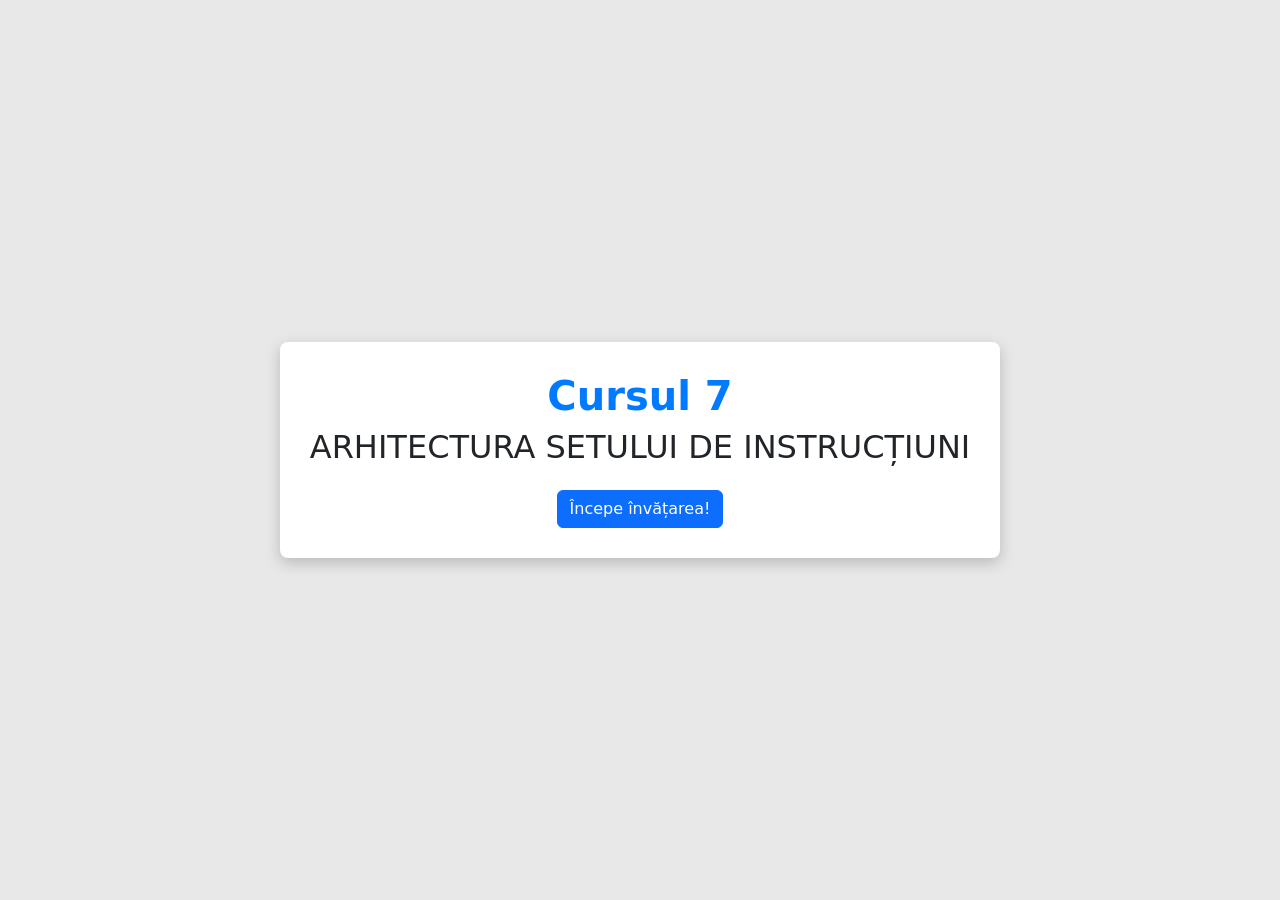
<file: index.html>
<!DOCTYPE html>
<html lang="en">
  <head>
    <meta charset="UTF-8" />
    <meta name="viewport" content="width=device-width" />
    <title>Sistemele cu multiagenti</title>
    <link href="https://cdn.jsdelivr.net/npm/bootstrap@5.3.0/dist/css/bootstrap.min.css" rel="stylesheet">
    <script src="https://cdn.jsdelivr.net/npm/bootstrap@5.3.0/dist/js/bootstrap.bundle.min.js"></script>
    <style>
        .center-container {
            display: flex;
            justify-content: center;
            align-items: center;
            height: 100vh; 
            background-color: #E8E8E8;
        }
        .modal-content-custom {
          background: white;
          padding: 30px;
          border-radius: 8px;
          text-align: center;
          box-shadow: 0 5px 15px rgba(0, 0, 0, 0.2);
        }
    </style>
  </head>
  <body>
    <div class="center-container">
        <div class="modal-content-custom" style="text-align: center;">
            <h1 class="fw-bold" style="color: #007bff;">Cursul 7</h1>
            <h2>ARHITECTURA SETULUI DE INSTRUCȚIUNI</h2>
            <a href="./html/main.html" type="button" class="btn btn-primary mt-3">Începe învățarea!</a>
        </div>
    </div>
  </body>
</html>
</file>
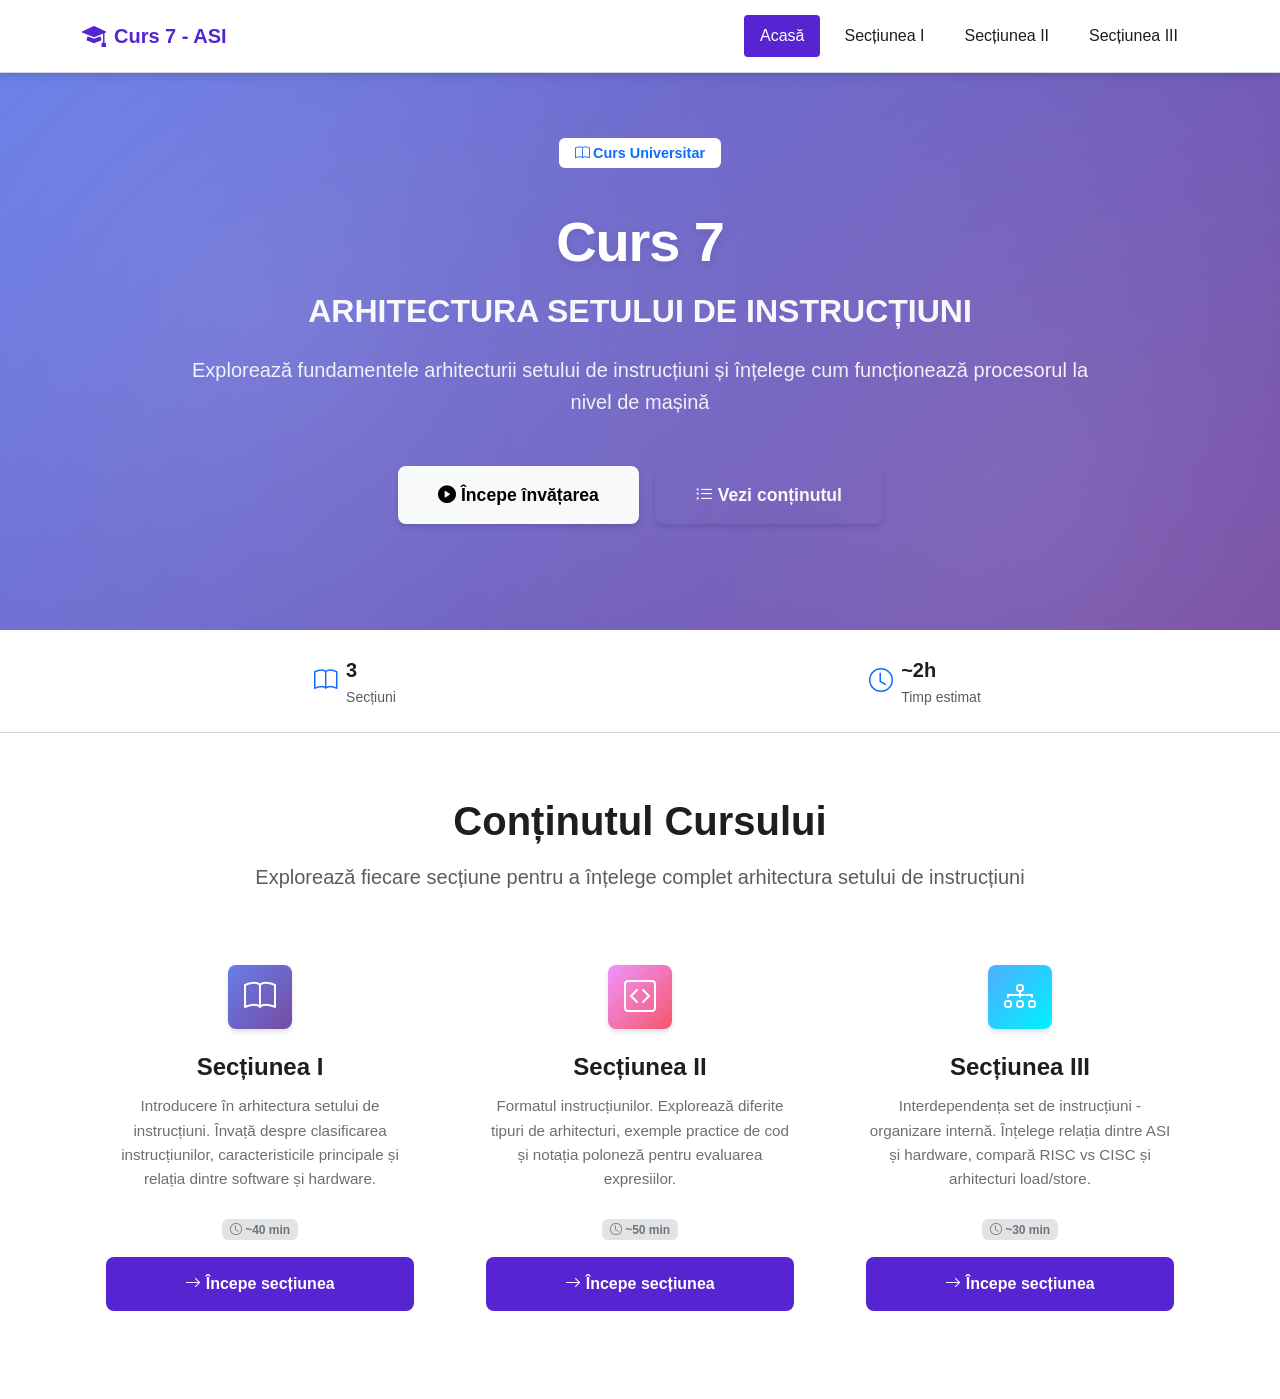
<file: files/index.html>
<!DOCTYPE html>
<html lang="ro">
<head>
    <meta charset="UTF-8">
    <meta name="viewport" content="width=device-width, initial-scale=1.0">
    <title>Curs 7 - Arhitectura Setului de Instrucțiuni | Platformă Educațională</title>
    <link href="https://cdn.jsdelivr.net/npm/bootstrap@5.3.2/dist/css/bootstrap.min.css" rel="stylesheet">
    <link rel="stylesheet" href="https://cdn.jsdelivr.net/npm/bootstrap-icons@1.11.3/font/bootstrap-icons.min.css">
    <link rel="stylesheet" href="css/style.css">
</head>
<body>
    <!-- Navigation -->
    <nav class="navbar navbar-expand-lg navbar-light fixed-top">
        <div class="container">
            <a class="navbar-brand" href="index.html">
                <i class="bi bi-mortarboard-fill"></i> Curs 7 - ASI
            </a>
            <button class="navbar-toggler" type="button" data-bs-toggle="collapse" data-bs-target="#navbarNav" aria-controls="navbarNav" aria-expanded="false" aria-label="Toggle navigation">
                <span class="navbar-toggler-icon"></span>
            </button>
            <div class="collapse navbar-collapse" id="navbarNav">
                <ul class="navbar-nav ms-auto">
                    <li class="nav-item">
                        <a class="nav-link active" href="index.html">Acasă</a>
                    </li>
                    <li class="nav-item">
                        <a class="nav-link" href="sectiunea1.html">Secțiunea I</a>
                    </li>
                    <li class="nav-item">
                        <a class="nav-link" href="sectiunea2.html">Secțiunea II</a>
                    </li>
                    <li class="nav-item">
                        <a class="nav-link" href="sectiunea3.html">Secțiunea III</a>
                    </li>
                </ul>
            </div>
        </div>
    </nav>

    <!-- Hero Section -->
    <section class="hero-section">
        <div class="container">
            <div class="row align-items-center">
                <div class="col-lg-10 mx-auto text-center text-white">
                    <div class="mb-4">
                        <span class="badge bg-white text-primary px-3 py-2 mb-3" style="font-size: 0.9rem; font-weight: 600;">
                            <i class="bi bi-book"></i> Curs Universitar
                        </span>
                    </div>
                    <h1 class="display-3 fw-bold mb-3">Curs 7</h1>
                    <h2 class="display-5 mb-4">ARHITECTURA SETULUI DE INSTRUCȚIUNI</h2>
                    <p class="lead mb-5">Explorează fundamentele arhitecturii setului de instrucțiuni și înțelege cum funcționează procesorul la nivel de mașină</p>
                    <div class="d-flex gap-3 justify-content-center flex-wrap">
                        <a href="sectiunea1.html" class="btn btn-light btn-lg">
                            <i class="bi bi-play-circle-fill"></i> Începe învățarea
                        </a>
                        <a href="#cursuri" class="btn btn-outline-light btn-lg">
                            <i class="bi bi-list-ul"></i> Vezi conținutul
                        </a>
                    </div>
                </div>
            </div>
        </div>
    </section>

    <!-- Course Stats -->
    <section class="py-4" style="background: var(--bg-primary); border-bottom: 1px solid var(--border-color);">
        <div class="container">
            <div class="row text-center">
                <div class="col-md-6 mb-3 mb-md-0">
                    <div class="d-flex align-items-center justify-content-center gap-2">
                        <i class="bi bi-book text-primary" style="font-size: 1.5rem;"></i>
                        <div class="text-start">
                            <div class="fw-bold" style="font-size: 1.25rem;">3</div>
                            <div class="text-muted small">Secțiuni</div>
                        </div>
                    </div>
                </div>
                <div class="col-md-6 mb-3 mb-md-0">
                    <div class="d-flex align-items-center justify-content-center gap-2">
                        <i class="bi bi-clock text-primary" style="font-size: 1.5rem;"></i>
                        <div class="text-start">
                            <div class="fw-bold" style="font-size: 1.25rem;">~2h</div>
                            <div class="text-muted small">Timp estimat</div>
                        </div>
                    </div>
                </div>
                <!-- <div class="col-md-4">
                    <div class="d-flex align-items-center justify-content-center gap-2">
                        <i class="bi bi-award text-primary" style="font-size: 1.5rem;"></i>
                        <div class="text-start">
                            <div class="fw-bold" style="font-size: 1.25rem;">Nivel</div>
                            <div class="text-muted small">Intermediar</div>
                        </div>
                    </div>
                </div> -->
            </div>
        </div>
    </section>

    <!-- Content Overview -->
    <section id="cursuri" class="content-overview">
        <div class="container">
            <div class="text-center mb-5">
                <h2 class="fw-bold mb-3" style="font-size: 2.5rem; color: var(--text-primary);">Conținutul Cursului</h2>
                <p class="text-muted lead">Explorează fiecare secțiune pentru a înțelege complet arhitectura setului de instrucțiuni</p>
            </div>
            
            <div class="row g-4">
                <div class="col-lg-4 col-md-6">
                    <div class="course-card">
                        <div class="card-body text-center p-4">
                            <div class="course-card-icon">
                                <i class="bi bi-book"></i>
                            </div>
                            <h3 class="course-card-title">Secțiunea I</h3>
                            <p class="course-card-description">
                                Introducere în arhitectura setului de instrucțiuni. Învață despre clasificarea instrucțiunilor, caracteristicile principale și relația dintre software și hardware.
                            </p>
                            <div class="mb-3">
                                <span class="badge bg-secondary-subtle text-secondary">
                                    <i class="bi bi-clock"></i> ~40 min
                                </span>
                            </div>
                            <a href="sectiunea1.html" class="course-card-btn">
                                <i class="bi bi-arrow-right"></i> Începe secțiunea
                            </a>
                        </div>
                    </div>
                </div>
                
                <div class="col-lg-4 col-md-6">
                    <div class="course-card">
                        <div class="card-body text-center p-4">
                            <div class="course-card-icon" style="background: var(--gradient-secondary);">
                                <i class="bi bi-code-square"></i>
                            </div>
                            <h3 class="course-card-title">Secțiunea II</h3>
                            <p class="course-card-description">
                                Formatul instrucțiunilor. Explorează diferite tipuri de arhitecturi, exemple practice de cod și notația poloneză pentru evaluarea expresiilor.
                            </p>
                            <div class="mb-3">
                                <span class="badge bg-secondary-subtle text-secondary">
                                    <i class="bi bi-clock"></i> ~50 min
                                </span>
                            </div>
                            <a href="sectiunea2.html" class="course-card-btn">
                                <i class="bi bi-arrow-right"></i> Începe secțiunea
                            </a>
                        </div>
                    </div>
                </div>
                
                <div class="col-lg-4 col-md-6">
                    <div class="course-card">
                        <div class="card-body text-center p-4">
                            <div class="course-card-icon" style="background: var(--gradient-success);">
                                <i class="bi bi-diagram-3"></i>
                            </div>
                            <h3 class="course-card-title">Secțiunea III</h3>
                            <p class="course-card-description">
                                Interdependența set de instrucțiuni - organizare internă. Înțelege relația dintre ASI și hardware, compară RISC vs CISC și arhitecturi load/store.
                            </p>
                            <div class="mb-3">
                                <span class="badge bg-secondary-subtle text-secondary">
                                    <i class="bi bi-clock"></i> ~30 min
                                </span>
                            </div>
                            <a href="sectiunea3.html" class="course-card-btn">
                                <i class="bi bi-arrow-right"></i> Începe secțiunea
                            </a>
                        </div>
                    </div>
                </div>
            </div>
        </div>
    </section>

    <!-- Learning Objectives -->
    <!-- <section class="py-5" style="background: var(--bg-secondary);">
        <div class="container">
            <div class="row">
                <div class="col-lg-8 mx-auto">
                    <div class="card">
                        <div class="card-body p-4">
                            <h3 class="fw-bold mb-4">
                                <i class="bi bi-bullseye text-primary"></i> Obiective de Învățare
                            </h3>
                            <div class="row">
                                <div class="col-md-6 mb-3">
                                    <div class="d-flex align-items-start gap-3">
                                        <i class="bi bi-check-circle-fill text-success" style="font-size: 1.5rem; margin-top: 0.25rem;"></i>
                                        <div>
                                            <h5 class="fw-semibold mb-1">Înțelegerea ASI</h5>
                                            <p class="text-muted small mb-0">Comprehenderea rolului și importanței arhitecturii setului de instrucțiuni</p>
                                        </div>
                                    </div>
                                </div>
                                <div class="col-md-6 mb-3">
                                    <div class="d-flex align-items-start gap-3">
                                        <i class="bi bi-check-circle-fill text-success" style="font-size: 1.5rem; margin-top: 0.25rem;"></i>
                                        <div>
                                            <h5 class="fw-semibold mb-1">Formate de Instrucțiuni</h5>
                                            <p class="text-muted small mb-0">Analiza diferitelor formate și tipuri de arhitecturi</p>
                                        </div>
                                    </div>
                                </div>
                                <div class="col-md-6 mb-3">
                                    <div class="d-flex align-items-start gap-3">
                                        <i class="bi bi-check-circle-fill text-success" style="font-size: 1.5rem; margin-top: 0.25rem;"></i>
                                        <div>
                                            <h5 class="fw-semibold mb-1">Exemple Practice</h5>
                                            <p class="text-muted small mb-0">Rezolvarea de probleme practice cu diferite tipuri de instrucțiuni</p>
                                        </div>
                                    </div>
                                </div>
                                <div class="col-md-6 mb-3">
                                    <div class="d-flex align-items-start gap-3">
                                        <i class="bi bi-check-circle-fill text-success" style="font-size: 1.5rem; margin-top: 0.25rem;"></i>
                                        <div>
                                            <h5 class="fw-semibold mb-1">Interdependențe</h5>
                                            <p class="text-muted small mb-0">Înțelegerea relației dintre ASI și organizarea hardware</p>
                                        </div>
                                    </div>
                                </div>
                            </div>
                        </div>
                    </div>
                </div>
            </div>
        </div>
    </section> -->

    <!-- Footer -->
    <!-- <footer class="bg-dark text-white">
        <div class="container py-4">
            <div class="row">
                <div class="col-md-6 mb-3 mb-md-0">
                    <h5 class="mb-3">
                        <i class="bi bi-mortarboard-fill"></i> Curs 7 - ASI
                    </h5>
                    <p class="text-muted mb-0">
                        Platformă educațională modernă pentru studiul arhitecturii calculatoarelor
                    </p>
                </div>
                <div class="col-md-6 text-md-end">
                    <h5 class="mb-3">Link-uri rapide</h5>
                    <div class="d-flex flex-column flex-md-row gap-2 justify-content-md-end">
                        <a href="sectiunea1.html" class="text-muted text-decoration-none">Secțiunea I</a>
                        <span class="text-muted d-none d-md-inline">•</span>
                        <a href="sectiunea2.html" class="text-muted text-decoration-none">Secțiunea II</a>
                        <span class="text-muted d-none d-md-inline">•</span>
                        <a href="sectiunea3.html" class="text-muted text-decoration-none">Secțiunea III</a>
                    </div>
                </div>
            </div>
            <hr class="my-4" style="border-color: rgba(255,255,255,0.1);">
            <div class="text-center text-muted">
                <p class="mb-0">&copy; 2024 Arhitectura Calculatoarelor - Curs 7. Toate drepturile rezervate.</p>
            </div>
        </div>
    </footer> -->

    <script src="https://cdn.jsdelivr.net/npm/bootstrap@5.3.2/dist/js/bootstrap.bundle.min.js"></script>
    <script src="js/main.js"></script>
</body>
</html>
</file>
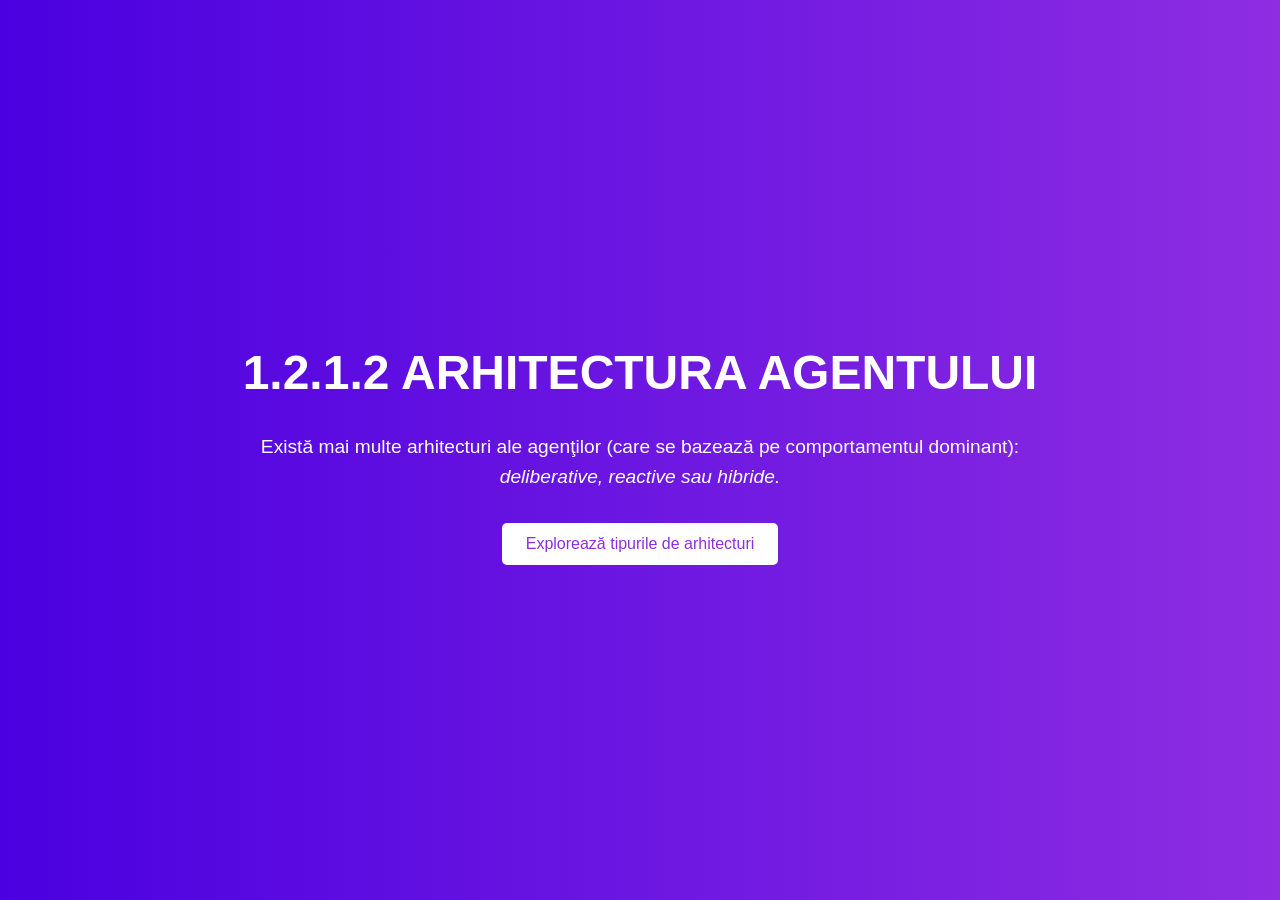
<file: assets/1.2.1.2/index.html>
<!DOCTYPE html>
<html lang="ro">
<head>
  <meta charset="UTF-8">
  <meta name="viewport" content="width=device-width, initial-scale=1">
  <title>Arhitectura Agentului</title>
  <link rel="stylesheet" href="style.css">
  <link href="https://unpkg.com/aos@2.3.1/dist/aos.css" rel="stylesheet">
</head>

<body>
<script src="https://unpkg.com/aos@2.3.1/dist/aos.js"></script>
<script>
  AOS.init();
</script>

<nav class="navbar hidden" id="main-nav">
  <ul>
    <li><a href="#card-deliberativi">Deliberativi</a></li>
    <li><a href="#card-reactivi">Reactivi</a></li>
    <li><a href="#card-hibrizi">Hibrizi</a></li>
  </ul>
</nav>

<!-- HERO SECTION -->
<header class="hero" id="top">
  <div class="hero-content">
    <h1>1.2.1.2 ARHITECTURA AGENTULUI</h1>
    <p>Există mai multe arhitecturi ale agenţilor (care se bazează pe comportamentul dominant): <i>deliberative, reactive sau hibride.</i></p>
    <button onclick="scrollToCards()">Explorează tipurile de arhitecturi</button>
  </div>
</header>

<section id="cards-section" class="cards-column hidden">
  <h2 class="section-title">Tipuri de arhitecturi</h2>
  <br>
  <!-- Card 1: Deliberativi -->
  <div class="card-vertical" id="card-deliberativi">
    <h3>AGENȚI DELIBERATIVI</h3>
    <button onclick="toggleDetails('deliberativi-details')">Află mai multe</button>
    <div id="deliberativi-details" class="hidden">
      <p>Aceşti agenţi iau decizii bazate pe reprezentările simbolice (modele) pe care le au asupra mediului în care acţionează. 
        Aceşti agenţi au scopuri precise şi au nevoie de un mare efort pentru a reprezenta simbolic entităţile din mediul înconjurător. 
        Pe de altă parte, acest model necesită o mulţime de calcule pentru a lua decizii corecte. </p>
      <ul class="arch-list">
        <p>Cele mai cunoscute arhitecturi sunt:</p>
        <li onclick="toggleSub('planificatori')">✔ Agenții planificatori</li>
        <div id="planificatori" class="hidden sub-detail">
          <p>Deciziile agenţilor deliberativi se bazează pe planificatoare, ceea ce face ca activitatea de realizare a planificatorului 
            să fie importantă. În general, planificatorul este un program care generează alte programe sau secvenţe de cod care reprezintă acţiuni (v. fig. 2.2) [19].</p>
          <br>
          <p>Această arhitectură, conţine o bibliotecă de planuri predefinite şi preasamblate. Fiecare agent are acces la toate planurile şi deci alege cel mai bun plan.</p>
          <br>
          <figure>
            <img src="./ImaginiR/planificatori.PNG" alt="Arhitectură cu agenţi planificatori" />
            <figcaption><i><b>Fig. 2.2</b> Arhitectură cu agenţi planificatori şi algoritm de control.</i></figcaption>
          </figure>

        </div>

        <li onclick="toggleSub('bdi')">✔ Arhitectura <i>Belief-Desire-Intention (BDI) </i>(Convingere-Cerință-Intenție)</li>
        <div id="bdi" class="hidden sub-detail">
          <p>Arhitectura BDI are la bază ideea că pentru a face faţă unor situaţii complexe 
            este bine să se creeze agenţi care raţionează în aceeaşi manieră ca şi oamenii.</p>
          <br>
          <ul class="bdi-list">
            <p>Operaţiile de bază ale agenţilor BDI sunt: </p>
            <p><strong>● <i>convingerile</i></strong> – care reprezintă cunoştinţele despre agent şi despre lumea înconjurătoare; </p>
            <p><strong>● <i>cerințele</i></strong> – care reprezintă obiectivele pe care agentul trebuie să le atingă, dar nu ştie încă cum; </p>
            <p><strong>● <i>intențiile</i></strong> – care reprezintă alegerea acţiunii curente. Intenţiile sunt alese dintr-un set de cerinţe (o cerinţă cu un plan de atingere este o intenţie).</p>
          </ul>
          <br>
          <figure>
            <img src="./ImaginiR/diagramaBDI.PNG" alt="Diagramă BDI" />
            <figcaption><i><b>Fig. 2.3</b> Diagramă simplificată a arhitecturii BDI.</i></figcaption>
          </figure>
          <br>
          <p>Fiecare agent BDI are un set de planuri de acţiune care trebuie realizate pentru a-şi îndeplini intenţiile. 
            Alegerea se face în funcţie de cerinţe şi de intenţii. O intenţie poate fi obţinută prin mai multe planuri. 
            Convingerile pot fi reprezentate de variabile, baze de date sau expresii simbolice 
            (din acest motiv, mulţi agenţi utilizează limbajul Prolog, care este foarte apropiat de exprimarea umană). 
            După ce cerinţele şi intenţiile au fost realizate şi acestea pot deveni variabile, înregistrări în baza de date sau expresii simbolice.</p>
            <br>
          <figure>
            <img src="./ImaginiR/algoritmBDI.PNG" alt="Algoritm BDI" />
            <figcaption><i><b>Fig. 2.4</b> Algoritm generic pentru un agent BDI.</i></figcaption>
          </figure>
          <br>
          <p>În figura 2.4 este prezentat un exemplu de algoritm generic pentru un agent BDI. Agenţii au nevoie de un modul 
            care să transforme percepţiile din mediu în convingeri. Mai departe sunt generate cerinţele pe baza convingerilor 
            curente şi ale intenţiilor, după care intenţiile sunt aduse la zi pe baza noilor cerinţe, convingeri şi intenţii. 
            După aceasta, este ales cel mai bun plan şi modulul de execuţie îl pune în aplicare.</p>
          <br>
          <p>În timpul obţinerii unei intenţii sunt create noi cerinţe şi evident noi intenţii. Acest fapt pare să fie un 
            dezavantaj dacă agentul nu garantează că fiecare intenţie persistă atâta timp cât este obţinută. În acest caz agentul 
            ar sări de la o intenţie la alta fără să obţină nimic. Oricum acest mecanism împiedică un agent de a sta agăţat de o intenţie, 
            dacă aceasta nu duce nicăieri. Algoritmul prezentat în figura 2.4, păstrează intenţia şi planul ales cât timp nu este terminat. 
            Pentru a implementa un algoritm deschis acesta ar trebui să arate ca cel din figura 2.5.</p>
          <br>
          <figure>
            <img src="./ImaginiR/algoritmperfBDI.PNG" alt="Algoritm perecționat BDI" />
            <figcaption><i><b>Fig. 2.5</b> Algoritm perfecționat pentru un agent BDI.</i></figcaption>
          </figure>
          <br>
          <p>Pentru a reprezenta complexitatea din spatele arhitecturii BDI este nevoie de un formalism. Pentru a reprezenta şi modela convingerile, 
            cerinţele şi intenţiile se utilizează o logică primară şi operatori logici modali şi temporali. De fapt, logica din spatele arhitecturii 
            BDI este definită ca o logică multimodală compusă din trei operatori modali: <i>Belifs</i> (B), <i>Goals</i> (G) şi <i>Intentions</i> (I). 
            Acest cadru teoretic are câteva neajunsuri mai ales la implementare. Principala problemă este găsirea unui limbaj adecvat, care poate reprezenta 
            rezonabil logica din spatele arhitecturii BDI. În acest sens au fost chiar create programe speciale, dedicate acestui scop – <i>AgentSpeak</i> (L) [24].</p>
          <br>
          <p>Cu toate că arhitectura BDI pare să fie potrivită pentru a implementa agenţi complecşi, trebuiesc luate în considerare şi câteva dezavantaje:
          <p>→ este dificilă şi complex de programat, deoarece modelul formal din spatele arhitecturii este complex;</p>
          <p>→ este dificil să se găsească raportul optim între nivelele de proactivitate şi reactivitate;</p>
          <p>→ nu este o metodă potrivită pentru agenţii care trebuie să înveţe şi să-şi adapteze comportamentul în timpul existenţei;</p>
          <p>→ este dificil de definit care intenţii şi care cerinţe sunt reprezentate (chiar şi convingerile mai puţin complexe sunt greu de modelat);</p>
          <p>→ este dificil de ales intenţia potrivită deoarece, de multe ori, sunt multe care par sau chiar sunt adecvate;</p>
          <p>→ există o lipsă acută de unelte de dezvoltare (mai mult, cele existente nu implementează facil modelul BDI);</p>
          <p>→ arhitectura are o slabă explicitare a aspectelor multiagent.</p>
          <br>
          <p>Cu toate acestea există câteva implementări de succes ale agenţilor BDI, ca de exemplu:</p>
          <p>● PRS – Procedural Reasoning System;</p>
          <p>● DMARS – o evoluţie a PRS;</p>
          <p>● IRMA – Intelligent Resource-bounded Machine Architecture.</p>

        </div>

        <li onclick="toggleSub('eda')">✔ Arhitectura <i>Epistemic-Deontic-Axiologic (EDA) </i>(Cognitiv-Deontologic-Axiologic)</li>
        <div id="eda" class="hidden sub-detail">
          <p>Arhitectura EDA se bazează pe teoria normelor şi atitudinilor ontologice, cognitive, deontologice şi axiologice. Această abordare poate fi 
            considerată un răspuns la lipsa de „socializare” din arhitectura BDI. În loc să se concentreze pe proiectarea stării fiecărui agent, EDA se 
            concentrează pe norme (<b>norma</b> – <i>norm</i> este o comportare ideală sau recomandată dar care se deosebeşte de <b>regulă</b> – <i>rule</i> 
            pentru că nu impune o obligaţie; se poate considera că regulile sunt nişte norme impuse) pentru a direcţiona cooperarea dintre agenţi. 
            Pe lângă această abordare socială, agenţii EDA au multe concepte BDI.</p>
          <br>
          <p>Arhitectura EDA este compusă din următoarele comportamente: </p>
          <p>● epistemic (E) sau cognitiv – reprezintă cunoştinţele despre mediul înconjurător (componenta B de la BDI);</p>
          <p>● deontologic (D) – conţine comportarea (planurile). În plus mai conţine drepturi şi obligaţii;</p>
          <p>● axiologic (A) – reprezintă valorile sub care operează agentul.</p>
          <br>
          <figure>
            <img src="./ImaginiR/arhitecturaEDA.PNG" alt="Arhitectura EDA" />
            <figcaption><i><b>Fig. 2.6</b> Arhitectura EDA.</i></figcaption>
          </figure>
          <br>
          <p>Figura 2.6 prezintă cum operează agenţii EDA. Literele A, D şi E reprezintă componentele amintite. Setul de acţiuni ce urmează a fi executat 
            (reprezentat printr-un plan) este ales dintr-un set de planuri posibile bazate pe cunoştinţe (starea epistemică) şi normele axiologice.</p>
          <br>
          <p>Un agent EDA trebuie să filtreze informaţia captată de senzori. După ce informaţia este transformată într-o formă potrivită pentru agent, 
            ea este filtrată în concordanţă cu valorile date de componenta axiologică. Aceste valori vor restrânge numărul de planuri posibile.</p>
          <br>
          <p>Alegerea comportamentului se face într-o manieră asemănătoare cu cea implementată de BDI. Specificul introdus de EDA se reflectă în 
            obligaţiile şi drepturile care influenţează alegerea planului de lucru. Pentru a reprezenta aspectul normativ al comportării agenţilor 
            se utilizează logica deontologică care este o logică modală pentru obligaţii, permisiuni şi prohibiţii. Utilizarea acestui tip de logică 
            este firească deoarece obligaţiile sunt o parte integrantă a agenţilor EDA. În plus logica deontologică este indicată pentru că ea conţine:</p>
          <p>● distincţia dintre obligaţii şi necesităţi;</p>
          <p>● expresia obligaţiilor generale şi specifice;</p>
          <p>● exprimarea sancţiunii când se încalcă o regulă (ce trebuie făcut).</p>
          <br>
          <p>Cu toate acestea EDA pare să fie arhitectura promisă şi ar fi indicat să fie utilizată în probleme complexe care necesită un comportament social. 
            Există însă şi câteva dezavantaje:</p>
          <p>→ arhitectura EDA este foarte complexă;</p>
          <p>→ nu există un mediu de lucru pentru dezvoltare;</p>
          <p>→ este o mare diferenţă între cadrul teoretic (logica deontologică) şi implementarea practică;</p>
          <p>→ există puţine implementări în funcţiune.</p>
          
        </div>
      </ul>
    </div>
  </div>

  <!-- Card 2: Reactivi -->
  <div class="card-vertical" id="card-reactivi">
    <h3>AGENȚI REACTIVI</h3>
    <button onclick="toggleDetails('reactivi-details')">Află mai multe</button>
    <div id="reactivi-details" class="hidden">
      <p>Arhitecturile amintite până acum au utilizat expresii simbolice pentru a reprezenta mediul şi pentru a face planificările. 
        Aceste reprezentări ale cunoştinţelor sunt modelate utilizând diferite tipuri de logică, care sunt greu de implementat. 
        Pe de altă parte, în aceste arhitecturi, se presupune că mediul de lucru este cunoscut a priori, sau cel puţin în măsura în 
        care este nevoie să fie cunoscut. Dacă mediul este cunoscut în avans, complexitatea sistemului de planificare este foarte mare 
        deoarece planificatorul trebuie să fie foarte general pentru a putea rezolva cele mai diferite situaţii care pot apare. 
        Această dificultate este mai relevantă în cazul agenţilor utilizaţi la roboţii autonomi care de obicei lucrează în medii nestructurate. 
        Pe de altă parte, în prezent, este o tendinţă crescută de a utiliza roboţi simpli şi ieftini care necesită o structură de calcul simplă. 
        În această situaţie au apărut agenţi cu o nouă abordare: agenţii reactivi. Ideile din spatele acestei paradigme sunt:</p>
      <p>● comportamentul inteligent nu necesită reprezentări explicite;</p>
      <p>● comportamentul inteligent nu necesită raţionament abstract (simbolic);</p>
      <p>● inteligenţa este produsul interacţiunii agenţilor cu mediul;</p>
      <p>● inteligenţa este o proprietate apărută în anumite sisteme complexe.</p>
      <br>
      <p>Agenţii reactivi sunt cunoscuţi şi ca agenţi comportamentali deoarece ei presupun existenţa unor comportamente de bază sau secvenţe 
        de acţiuni care se execută concomitent pentru a forma cel mai de jos nivel al inteligenţei. Aceste comportamente sunt utilizate de altele 
        mai complexe care crează un nivel superior.</p>

      <ul class="arch-list">
        <p>Cea mai cunoscută arhitectură este: </p>
        <li onclick="toggleSub('subsumption')">✔ Arhitectura „Subsumption”</li>
        <div id="subsumption" class="hidden sub-detail">
          <p>Aceasta este caracterizată de un set de programe (comportamente) (maşini de stare care rulează secvenţe <i>if then else</i>) care descriu în mod 
            independent fiecare sarcină pe care agentul trebuie să o îndeplinească şi care este organizarea ierarhică. Fiecare strat (nivel) include 
            un set de comportamente presetate. Cel mai înalt nivel construit pe cele inferioare are rolul de a asigura cele mai complexe comportamente. 
            Comportamentul sistemului luat ca întreg operează asincron. Pentru a clarifica mai bine cum funcţionează această arhitectură se consideră 
            exemplul unui robot autonom care pleacă dintr-un punct de start şi care va întâlni în drumul spre destinaţie mai multe obstacole, ca în figura 2.7 [26; 27]. 
            Robotul cunoaşte direcţia destinaţiei, deoarece conţine un senzor care primeşte semnale radio dinspre destinaţie. Logica de control a senzorului furnizează, 
            la cerere, azimutul destinaţiei în raport cu axa longitudinală a robotului. Deasemenea, ţinta este marcată cu o culoare specifică, şi robotul are un senzor, 
            astfel încât poate detecta atingerea destinaţiei. Deasemenea robotul este prevăzut cu senzori pentru determinarea obstacolelor.</p>
          <br>
          <figure>
            <img src="./ImaginiR/subsumption.PNG" alt="Subsumption" />
            <figcaption><i><b>Fig. 2.7</b> Robot autonom utilizând o arhitectură „subsumption”.</i></figcaption>
          </figure>
          <br>
          <p>Acest robot este alcătuit din 3 comportamente ierarhice care rulează concomitent şi asincron. Cel mai înalt nivel este <i>GoalOriented</i> (orientarea către destinaţie), 
            şi care ghidează robotul către destinaţie. Acest task funţionează continuu şi, la fiecare interacţiune, senzorul de azimut este citit şi este apelată o funcţie de 
            aliniere a robotului faţă de linia de azimut. Simultan, comportamentul <i>AvoidObstacles</i> (evită obstacolele) este rulat la nivelul cel mai de jos până la primul Stop. 
            Dacă este găsit un obstacol cât robotul se mişcă, apar două condiţii deoarece <i>GoalOriented</i> va încerca să păstreze aliniamentul în timp ce <i>AvoidObstacles</i> va încerca 
            să evite coliziunea, şi evident, cele două comportamente pot intra în conflict. În aceste condiţii, această arhitectură va determina care nivel este cel mai de jos 
            şi că acesta are precedenţă faţă de nivelul superior. Din acest motiv comportamentul <i>AvoidObstacles</i> va înhiba comportamentele de nivel mai mare. După evitarea obstacolului, 
            cel mai înalt nivel este liber să ruleze din nou (instruction <i>run(GoalOriented)</i>). Când robotul ajunge la destinaţie, conflictul este între trei comportamente. În acest caz, 
            cel mai de jos, Stop, are precedenţă şi robotul se opreşte (v. fig. 2.8).</p>
          <br>
          <figure>
            <img src="./ImaginiR/comportamente.PNG" alt="Comportamente" />
            <figcaption><i><b>Fig. 2.8</b> Comportamentele robotului autonom.</i></figcaption>
          </figure>
          <br>
          <p>Există multe astfel de implementări în practică, şi care se dovedesc mai fiabile şi mai funcţionale decât cele bazate pe inteligenţa artificială. 
            Toate aceste implementări se bazează pe aceeaşi idee de a avea un comportament simplu fără o reprezentare a cunoştinţelor.</p>
          <br>
          <p>Cu toate că agenţii reactivi sunt simplii, pot fi proiectaţi elegant şi economic. Totuşi aceştia au şi câteva dezavantaje:</p>
          <p>→ sunt necesare multe informaţii de la senzori pentru luarea unei decizii;</p>
          <p>→ senzorii oferă doar o informaţii locale şi imediate (absenţa unui model al mediului evită obţinerea oricărei viziuni asupra viitoarelor acţiuni);</p>
          <p>→ această abordare nu face posibilă învăţarea şi evoluţia agenţilor;</p>
          <p>→ comportamentul complex al agenţilor reactivi apare pe neaşteptate şi este dificil de a-l modela şi previziona. În consecinţă nu este disponibilă nicio metodologie care să ajute şi să conducă la apariţia unor comportamente previzibile;</p>
          <p>→ când numărul comportamentelor creşte este foarte greu de înţeles toate interacţiunile implicate.</p>

        </div>
      </ul>
    </div>
  </div>

  <!-- Card 3: Hibrizi -->
  <div class="card-vertical" id="card-hibrizi">
    <h3>AGENȚI HIBRIZI (Arhitecturi pe nivele/straturi - <i>layers</i>)</h3>
    <button onclick="toggleDetails('hibrizi-details')">Află mai multe</button>
    <div id="hibrizi-details" class="hidden">
      <ul class="arch-list">
        <p>Aceste arhitecturi sunt simultan reactive şi deliberative. Ele conţin un set de straturi de interacţiune în care este un comportament deliberativ şi altele cu un comportament reactiv. 
        Numărul nivelelor variază dar trebuie să existe măcar două: un nivel reactiv şi un nivel deliberativ sau proactiv. În funcţie de modul în care informaţia senzorială este furnizată straturilor 
        şi de modul în care reacţionează straturile, se pot identifica două tipuri de straturi:</p>
        <li onclick="toggleSub('orizontale')">✔ Straturi orizontale</li>
        <div id="orizontale" class="hidden sub-detail">
          <p>În nivelurile orizontale (v. fig. 2.9) senzorii sunt direct conectaţi la fiecare strat existent, şi care poate avea la rândul lui ieşiri directe. 
            Fiecare nivel se comportă ca un agent individual care poate comanda ieşirea (actuatorul). Acest fapt poate fi periculos în termeni de coerenţă deoarece 
            este posibil ca mai multe niveluri să acţioneze acelaşi actuator. Este deci necesar să se creeze un mod de a evita aceste condiţii concurente pentru actuatori. 
            Arhitecturile cu straturi orizontale sunt uşor de proiectat deoarece există o separare clară între fiecare nivel. Oricum, sincronizarea într-o condiţie de concurenţă 
            este dificil de realizat chiar şi în cazul unui simplu agent. Această dificultate a condus la dezvoltarea arhitecturilor cu straturi verticale.</p>
          <br>
          <figure>
            <img src="./ImaginiR/niveleOrizontale.PNG" alt="Nivele orizontale" />
            <figcaption><i><b>Fig. 2.9</b> Arhitectură cu straturi orizontale.</i></figcaption>
          </figure>
          <br>
        </div>

        <li onclick="toggleSub('verticale')">✔ Straturi verticale</li>
        <div id="verticale" class="hidden sub-detail">
          <p>În straturile verticale (v. fig. 2.10) informaţia senzorială este comunicată stratului de nivel cel mai mic şi acesta o trimite la nivelul superior şi de aici dacă este cazul se trimite mai sus şi tot aşa. 
            Fiecare nivel utilizează informaţia necesară primită de la nivelul inferior şi trimite mai departe doar informaţia necesară nivelelor superioare. Informaţia curge secvenţial de la nivelul cel mai inferior 
            (cel care o primeşte de la senzori) spre nivelul cel mai de sus (care de fapt activează actuatoarele). Aceasta este arhitectura cu straturi verticale într-un pas. Dacă însă nivelul superior nu activează 
            actuatoarele ci după prelucrarea informaţiei o retrimite la nivelul de jos (care acum acţionează actuatoarele) arhitectura se va numi în doi paşi. În niciuna din situaţii însă nu apare conflict la acţionarea 
            actuatoarelor, deoarece un singur nivel este răspunzător de aceasta.</p>
          <br>
          <figure>
            <img src="./ImaginiR/niveleVerticale.PNG" alt="Nivele verticale" />
            <figcaption><i><b>Fig. 2.10</b> Arhitectură cu straturi verticale.</i></figcaption>
          </figure>
          <br>
        </div>
      </ul>
      
      <p>Comparând cele două tipuri de arhitecturi se observă că cea orizontală este mai complicat de implementat (datorită conflictelor) dar este mai flexibilă (datorită autonomiei straturilor) şi mai robustă. 
        Arhitectura verticală este mai simplu de implementat, dar mai puţin flexibilă şi mai puţin robustă (când un strat nu funcţionează, întregul sistem este blocat datorită întreruperii fluxului informaţional).</p>
    </div>
  </div>
</section>

<!-- Buton SUS -->
<a href="#top" class="back-to-top">↑</a>

<script src="script.js"></script>
</body>
</html>
</file>
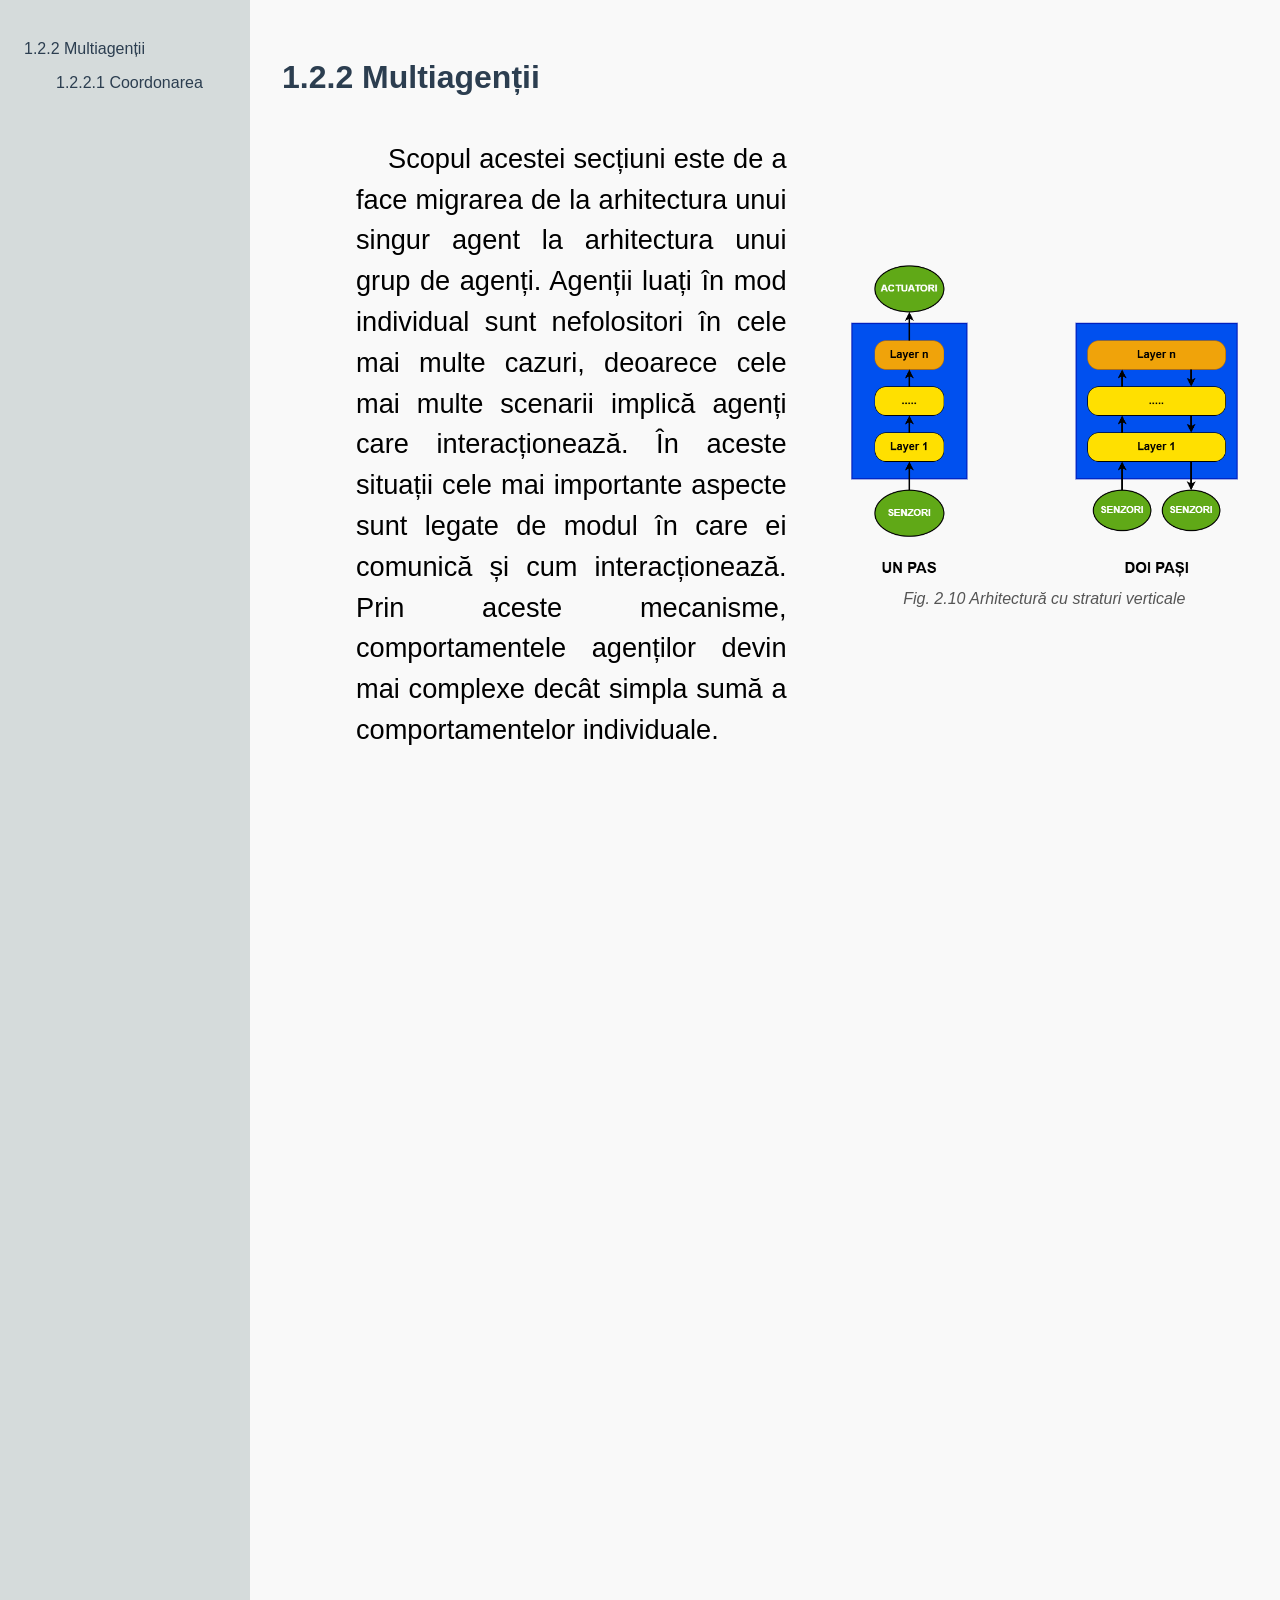
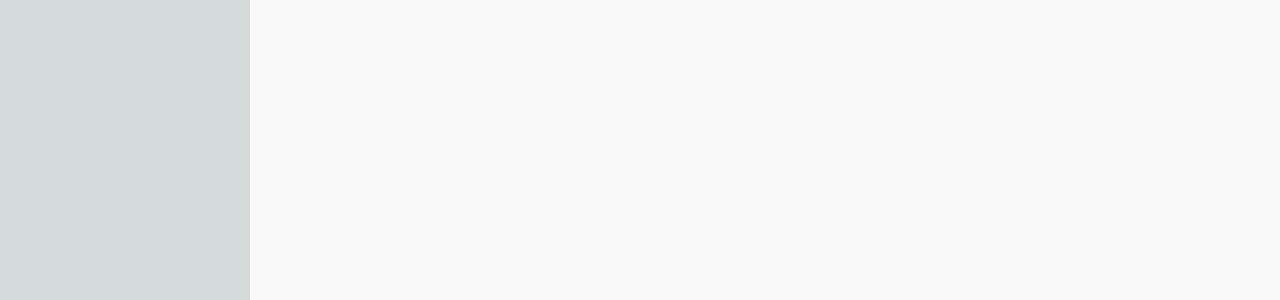
<file: assets/1.2.2.1/index.html>
<!DOCTYPE html>
<html lang="ro">
<head>
  <meta charset="UTF-8">
  <meta name="viewport" content="width=device-width, initial-scale=1.0">
  <title>Curs Interactiv - Multiagenți</title>
  <style>
    body { font-family: Arial, sans-serif; margin: 0; padding: 0; background: #f9f9f9; }
    header { background: #34495e; color: white; padding: 1rem; text-align: center; font-size: 1.5rem; position: relative; }
    .back-top { position: absolute; left: 1rem; top: 50%; transform: translateY(-50%); padding: 0.4rem 0.8rem; background-color: #2980b9; color: white; border: none; border-radius: 4px; cursor: pointer; }
    nav {
      background: #d5dbdb; /* Culoare de fundal puțin mai închisă */
      padding: 1rem;
      width: 250px;
      float: left;
      height: calc(100vh + 1000px); /* Ajustat pentru înălțimea header-ului, ajunge până jos */
      box-sizing: border-box;
      overflow-y: auto;
    }
    nav ul { list-style: none; padding: 0; }
    nav li { margin-bottom: 0.5rem; }
    nav button { width: 100%; text-align: left; padding: 0.5rem; background: none; border: none; font-size: 1rem; color: #2c3e50; cursor: pointer; border-radius: 4px; }
    nav button:hover { background-color: #bdc3c7; }
    main { margin-left: 250px; padding: 2rem; min-height: calc(100vh - 58px); /* Adjusted for header height */ position: relative; }
    h1, h2 { color: #2c3e50; }
    .hidden { display: none; }

    /* Styles for the "Coordonarea" section layout and tabs */
    .coordonarea-tabs {
        margin-bottom: 1.5rem;
        border-bottom: 1px solid #ccc;
        padding-bottom: 0.5rem;
    }
    .tab-button {
        padding: 0.6rem 1rem;
        cursor: pointer;
        border: 1px solid transparent;
        border-bottom: none;
        margin-right: 0.3rem;
        background-color: #e9e9e9;
        font-size: 0.95rem;
        border-radius: 5px 5px 0 0;
        transition: background-color 0.2s ease;
    }
    .tab-button:hover {
        background-color: #d5d5d5;
    }
    .tab-button.active {
        background-color: #fff;
        border-color: #ccc;
        border-bottom: 1px solid #fff; /* Hides the container's bottom border under active tab */
        position: relative;
        top: 1px; /* Aligns with the content area border */
    }

    .coordonarea-content-layout {
        display: flex;
        flex-direction: row; 
        align-items: flex-start; 
        gap: 2rem;             
    }
    #coordonareaTextContent {
        flex: 1; 
        padding-right: 1rem; 
        font-size: 1.1rem; 
        color: #333;
        line-height: 1.6;
    }
    #coordonareaTextContent h3 {
        margin-top: 0;
        color: #2980b9;
    }
    .diagram-wrapper { 
        flex: 1.5;
        position: relative; 
        margin-top: 2rem; 
    }
    .diagram-wrapper img {
        display: block; 
        max-width: 100%; 
        height: auto;
        border: none;
    }
    .diagram-caption { 
        text-align: center;
        margin-top: 0.75rem;
        font-style: italic;
        color: #555;
        font-size: 0.95rem;
    }

    /* Styles for new expandable buttons */
    .expandables-section {
        margin-top: 1.5rem;
    }
    .expandable-container {
      margin-bottom: 0.5rem;
    }
    .expandable-button {
      width: 100%; 
      background-color: #e0eaf0;
      color: #2c3e50;
      padding: 0.8rem 1rem;
      border: 1px solid #b0c4de;
      border-radius: 4px;
      text-align: left;
      cursor: pointer;
      font-size: 1rem;
      font-weight: bold;
      display: flex; 
      justify-content: space-between; 
      align-items: center;
      transition: background-color 0.2s ease;
    }
    .expandable-button:hover {
      background-color: #d0dae0;
    }
    .expandable-button span:first-child {
        flex-grow: 1;
        padding-right: 10px;
    }
    .expandable-icon {
      font-weight: bold;
      font-size: 1.2rem;
      min-width: 20px;
      text-align: center;
    }
    .expandable-content {
      padding: 1rem;
      border: 1px solid #b0c4de;
      border-top: none; 
      border-radius: 0 0 4px 4px;
      background-color: #f7f9fa;
      font-size: 0.95rem;
      line-height: 1.5;
    }
    #coordonareaTextContent ul {
        padding-left: 20px;
        margin-top: 0.5rem;
        margin-bottom: 1rem;
    }
    #coordonareaTextContent ul li {
        margin-bottom: 0.25rem;
    }
  </style>
</head>
<body>
  <!-- <header>
    <button class="back-top" onclick="goBack()">◀ Înapoi</button>
    Sisteme Multiagent
  </header> -->
  <nav>
    <ul>
      <li>
        <button onclick="showSection('multiagenti')">1.2.2 Multiagenții</button>
        <ul style="padding-left: 2rem;">
          <li><button onclick="showSection('coordonarea')">1.2.2.1 Coordonarea</button></li>
        </ul>
      </li>
    </ul>
  </nav>
  <main>
    <section id="multiagenti" class="hidden">
      <h1 style="color: #2c3e50; font-size: 2rem; margin-bottom: 1rem;">1.2.2 Multiagenții</h1>
      <div style="display: flex; gap: 4rem; max-width: 1300px; margin: 10px; align-items: center; justify-content: center;">
        <div style="flex: 1 1 50%; font-size: 1.7rem; line-height: 1.5; text-align: justify; padding-left: 4rem; text-indent: 2rem;">
          <p>
            Scopul acestei secțiuni este de a face migrarea de la arhitectura unui singur agent la arhitectura unui grup de agenți. Agenții luați în mod individual sunt nefolositori în cele mai multe cazuri, deoarece cele mai multe scenarii implică agenți care interacționează. În aceste situații cele mai importante aspecte sunt legate de modul în care ei comunică și cum interacționează. Prin aceste mecanisme, comportamentele agenților devin mai complexe decât simpla sumă a comportamentelor individuale.
          </p>
        </div>
        <div style="flex: 1 1 45%; text-align: center;">
          <img src="SMA_figv2.png" alt="Arhitecturi cu straturi verticale" style="width: 100%; max-width: 600px; height: auto; border: none; display: block; margin: auto;">
          <p style="margin-top: 0.5rem; font-style: italic; color: #555; font-size: 1rem;">Fig. 2.10 Arhitectură cu straturi verticale</p>
        </div>
      </div>
      <div id="outputTextMultiagenti" style="max-width: 800px; margin: 2rem auto; font-size: 1.1rem; color: #333;"></div>
    </section>

    <section id="coordonarea" class="hidden">
      <h2>1.2.2.1 Coordonarea</h2>

      <div class="coordonarea-tabs">
        <button id="tabCoordonare" class="tab-button active" onclick="showCoordonareText('Coordonare', this)">Coordonare</button>
        <button id="tabCooperare" class="tab-button" onclick="showCoordonareText('Cooperare', this)">Cooperare</button>
        <button id="tabCompetitie" class="tab-button" onclick="showCoordonareText('Competiție', this)">Competiție</button>
      </div>

      <div class="coordonarea-content-layout">
        <div id="coordonareaTextContent">
          </div>
        <div class="diagram-wrapper">
          <img src="Diagrama.png" alt="Diagrama Coordonare">
          <p class="diagram-caption">Fig. 2.11 Clasificarea coordonărilor</p>
        </div>
      </div>
    </section>
  
  </main>
  <script>
    function showSection(id) {
      document.querySelectorAll('main section').forEach(section => {
        section.classList.add('hidden');
      });
      const targetSection = document.getElementById(id);
      if (targetSection) {
        targetSection.classList.remove('hidden');
        if (id === 'coordonarea') {
          document.getElementById('tabCoordonare').click();
        }
      }
    }

    function goBack() {
      document.querySelectorAll('main section').forEach(section => {
        section.classList.add('hidden');
      });
      const textContentDiv = document.getElementById('coordonareaTextContent');
      if(textContentDiv) textContentDiv.innerHTML = '';
      document.querySelectorAll('.coordonarea-tabs .tab-button').forEach(button => {
        button.classList.remove('active');
      });
    }

    function initExpandables() {
      const buttons = document.querySelectorAll('#coordonareaTextContent .expandable-button');
      buttons.forEach(button => {
        const newButton = button.cloneNode(true); 
        button.parentNode.replaceChild(newButton, button);

        newButton.addEventListener('click', () => {
          const content = newButton.nextElementSibling; 
          const icon = newButton.querySelector('.expandable-icon');
          
          if (content && content.classList.contains('expandable-content')) {
            const isHidden = content.classList.toggle('hidden');
            if (isHidden) {
              icon.textContent = '+';
            } else {
              icon.textContent = '−'; 
            }
          }
        });
      });
    }

    function showCoordonareText(tabName, clickedTabElement) {
      const textContentDiv = document.getElementById('coordonareaTextContent');
      const tabContents = {
        'Coordonare': `
                       <p style="text-align: justify; margin-top: 0; text-indent: 30px;">  În orice societate de agenţi, coordonarea (fig. 2.11) este una dintre
cele mai importante chestiuni, în special datorită faptului că orice agent trebuie
să împartă anumite sarcini cu altul şi că trebuie să existe un mecanism care să
gestioneze acest proces. Coordonarea guvernează interacţiunile.</p>
<p style="text-align: justify;">Coordonarea este necesară la niveluri diferite:</p>
                       <div class="expandables-section">
                         <div class="expandable-container">
                           <button class="expandable-button">
                             <span>Nivelul de jos care se ocupă de infrastructură</span>
                             <span class="expandable-icon">+</span>
                           </button>
                           <div class="expandable-content hidden">
                             <p style="text-align: justify; margin-top: 0;"><b>Coordonarea la nivelul de jos:</b> are sens doar dacă există vreun mecanism de comunicaţie. Limbajul de comunicaţie între agenţi (ACL) este utilizat ca mecanism de bază pentru a susţine coordonarea şi interacţiunea agenţilor. Un alt mecanism de bază este dat de platformele de dezvoltare utilizate pentru a crea şi dezvolta sisteme cu multiagenţi. Acest lucru se întâmplă deoarece tipul mecanismului de coordonare a acestor medii este strâns legat de modul în care agenţii sunt proiectaţi şi implementaţi, şi mai ales de tipul de coordonare care este posibil de obţinut în societatea agenţilor.</p>
                           </div>
                         </div>
                         <div class="expandable-container">
                           <button class="expandable-button">
                             <span>Nivelul de mijloc care oferă mecanismul de modelare şi susţine nivelurile superioare</span>
                             <span class="expandable-icon">+</span>
                           </button>
                           <div class="expandable-content hidden">
                             <p style="text-align: justify; margin-top: 0;"><b>Coordonarea la nivelul mediu:</b> la acest nivel, accentul este pus pe modelul de coordonare şi pe limbaj. Arhitecturi ca: DCOM [13], Corba [12] şi Java RMI sunt importante deoarece ele deja implementează câteva mecanisme de coordonare şi permit implementarea unora mai complexe.</p>
                           </div>
                         </div>
                         <div class="expandable-container">
                           <button class="expandable-button">
                             <span>Nivelul superior care coordonează logic acţiunile şi face să capete sens noţiunea de cooperare</span>
                             <span class="expandable-icon">+</span>
                           </button>
                           <div class="expandable-content hidden">
                             <p style="text-align: justify; margin-top: 0;"><b>Coordonarea la nivel înalt:</b> cel mai important aspect care trebuie discutat aici este asistarea coordonării. Într-o coordonare neasistată agenţii comunică direct cu agenţii cu care ei interacţionează. La coordonarea asistată agenţii se bazează pe alţi agenţi, numiţi agenţi de mediere şi care pot fi agenţi brokeri, agenţi translatori etc.</p>
                           </div>
                         </div>
                       </div>
                       <p style="margin-top: 1.5rem; text-align: justify; text-indent: 30px;">Coordonarea asistată este foarte importantă în economia digitală deoarece agenţii mediatori pot fi consideraţi ca intermediari electronici. Ei au următoarele sarcini:</p>
                       <ul style="text-align: justify;">
                         <li>furnizează servicii primare de mediere către agenţii societăţii;</li>
                         <li>coordonează aceste servicii primare;</li>
                         <li>asigură un serviciu de mediere fiabil şi de încredere.</li>
                       </ul>
                       <p style="text-align: justify; text-indent: 30px;">În ciuda diferenţei de termeni şi indiferent dacă interacţiunea este directă sau mediată, un lucru este comun la toate mecanismele: interacţiunea este obţinută prin angajarea unuia sau mai multor agenţi care sunt de acord să facă conversaţie. În orice caz, agenţii pot urma reguli fixe sau ivite pe parcurs, obligaţii sociale şi stiluri de conversaţie care să le coordoneze activităţile. În figura 2.11 sunt rezumate o varietate de astfel de angajamente.</p>`,
        'Cooperare': `<p style="text-align: justify; margin-top: 0; text-indent: 30px;"> Cooperarea este coordonarea dintre agenţii care urmăresc aceleaşi scopuri iar competiţia este coordonarea între agenţii neinteresaţi. Este important de remarcat că protocoalele de interacţionare sunt mecanismele care guvernează coordonarea (atât cooperativă cât şi competitivă). </p>
                       <p style="text-align: justify; margin-top: 0; text-indent: 30px;">Cooperarea în vederea atingerii unui anumit task constă în două faze.
În prima fază sarcina este descompusă în subtask-uri mai mici iar în faza a doua
este necesar să se distribuie aceste subtask-uri între agenţii care cooperează. Pot
fi generate mai multe planuri de descompunere în concordanţă cu resursele
disponibile şi cu capabilităţile agenţilor respectivi. Descompunerea poate fi
deasemenea manuală în timpul fazei de proiectare sau automată utilizând
planificatorii. Distribuirea sarcinilor între agenţi este o problemă diferită şi
există mai multe strategii care o pot rezolva: </p>
                       <div class="expandables-section">
                         <div class="expandable-container">
                           <button class="expandable-button">
                             <span>Sistemul de planificare</span>
                             <span class="expandable-icon">+</span>
                           </button>
                           <div class="expandable-content hidden">
                             <p style="text-align: justify; margin-top: 0;">este cazul în care agenţii planifică interacţiunile
curente şi viitoare pentru a evita conflictele (există un agent
coordonator, responsabil cu generarea şi punerea în aplicare a planului); </p>
                           </div>
                         </div>
                         <div class="expandable-container">
                           <button class="expandable-button">
                             <span>Structuri organizaţionale</span>
                             <span class="expandable-icon">+</span>
                           </button>
                           <div class="expandable-content hidden">
                             <p style="text-align: justify; margin-top: 0;">este situaţia în care există un agent manager care divide
problema şi o distribuie utilizând un mecanism de contractare
(mecanismul este cunoscut sub denumirea de contract-net protocol; un
agent pune o problemă şi licitează şi apoi aşteaptă răspunsuri, apoi se
evaluează propunerile şi se decide care agent are propunerea cea mai
bună şi câştigă contractul);  </p>
                           </div>
                         </div>
                         <div class="expandable-container">
                           <button class="expandable-button">
                             <span>Norme şi legi sociale</span>
                             <span class="expandable-icon">+</span>
                           </button>
                           <div class="expandable-content hidden">
                             <p style="text-align: justify; margin-top: 0;">este situaţia în care cooperarea este obţinută de
fiecare agent prin urmărirea şi stabilirea unui model de comportament
cunoscut sub numele de normă</p>
                           </div>
                         </div>
                         <div class="expandable-container">
                           <button class="expandable-button">
                             <span>Contractarea</span>
                             <span class="expandable-icon">+</span>
                           </button>
                           <div class="expandable-content hidden">
                             <p style="text-align: justify; margin-top: 0;">este situaţia în care există un agent manager care divide
problema şi o distribuie utilizând un mecanism de contractare
(mecanismul este cunoscut sub denumirea de contract-net protocol; un
agent pune o problemă şi licitează şi apoi aşteaptă răspunsuri, apoi se
evaluează propunerile şi se decide care agent are propunerea cea mai
bună şi câştigă contractul);</p>
                           </div>
                         </div>
                       </div>`,
        'Competiție': `
                       <p style="text-align: justify; margin-top: 0; text-indent: 30px;">Competiţia apare când un grup de agenţi cu interese şi scopuri diferite
interacţionează. Acest proces se numeşte negociere. Agentul informează întâi
despre poziţia sa şi apoi încearcă să obţină acorduri sau să facă concesii sau să
caute alternative. Un domeniu important este dat de comerţul electronic.
Negocierea este frecvent asociată cu termenii de e-Commerce, e-Business, eContract, etc.</p>
                       <p style="text-align: justify; margin-top: 0; text-indent: 30px;"> Teoria negocierii acoperă diferite aspecte, apare într-o multitudine de
forme şi utilizează multe abordări din diferite domenii ştiinţifice ca: inteligenţa
artificială, antropologie, psihologie socială, sociologie, ştiinţe politice,
economie şi teoria jocurilor. Negocierea este divizată în concordanţă cu două
abordări diferite: teoria jocului şi argumentarea. Prima abordare se bazează pe
conceptul de teorie a jocului, incluzând aspecte ca utilitate şi strategie. Teoria
jocului nu se preocupă de cum se obţine valoarea ci de alegerea unei alternative
din mai multe posibile. Pe de altă parte, argumentarea este răspunsul la
dezavantajele aduse de abordarea teoriei jocului. </p>
                       <p>Cele mai importante tipuri de negocieri utilizând teoria jocului sunt: </p>
                       <div class="expandables-section">
                         <div class="expandable-container">
                           <button class="expandable-button">
                             <span>Mecanismul pieţei</span>
                             <span class="expandable-icon">+</span>
                           </button>
                           <div class="expandable-content hidden">
                             <p style="text-align: justify; margin-top: 0;">care implementează strategii uzual utilizate pe
piaţă sau în afaceri (această abordare este divizată în contractare şi
licitare; cel mai bun protocol cunoscut pentru contractare este
contract-net; în prezent licitaţiile sunt o temă activă de cercetare,
utilizată puternic în comerţul electronic; în general scopul licitaţiei
este pentru licitator să maximizeze preţul de vânzare, în timp ce cel
care licitează doreşte să-l minimizeze. cele mai importante tipuri de
licitaţi sunt: englezească, olandeză, primul preţ şi Vickrey [32]);</p>
                           </div>
                         </div>
                         <div class="expandable-container">
                           <button class="expandable-button">
                             <span>Orientarea pe task</span>
                             <span class="expandable-icon">+</span>
                           </button>
                           <div class="expandable-content hidden">
                             <p style="text-align: justify; margin-top: 0;">cu toate că agenţii par a avea toate resursele şi
calificările pentru a-şi îndeplini misiunea, cooperarea şi împărţirea
resurselor cu alţi agenţi poate fi benefică;</p>
                           </div>
                         </div>
                         <div class="expandable-container">
                           <button class="expandable-button">
                             <span>Orientarea pe eficienţă</span>
                             <span class="expandable-icon">+</span>
                           </button>
                           <div class="expandable-content hidden">
                             <p style="text-align: justify; margin-top: 0;"> este cazul în care negocierea apare pentru a
maximiza eficienţa agenţilor (diversele stări pe care le pot atinge
agenţii sunt cuantificate de către o funcţie de eficienţă worth.</p>
                           </div>
                         </div>
                       </div>
                       <p style="margin-top: 1.5rem; text-align: justify; text-indent: 30px;">În negocierea bazată pe argumente, un agent încearcă   să îi convingă pe ceilalţi asupra punctului său de vedere. Acest lucru se întâmplă prin schimb de propoziţii (argumente), cu justificări şi pe măsură ce sunt exprimate, ele sunt acceptate sau rejectate.</p>`
      };

      if (textContentDiv) {
        textContentDiv.innerHTML = tabContents[tabName] || '<p>Conținutul pentru acest tab nu este disponibil.</p>';
        initExpandables(); 
      }

      document.querySelectorAll('.coordonarea-tabs .tab-button').forEach(button => {
        button.classList.remove('active');
      });
      if (clickedTabElement) {
        clickedTabElement.classList.add('active');
      }
    }
    showSection('multiagenti');
  </script>
</body>
</html>
</file>
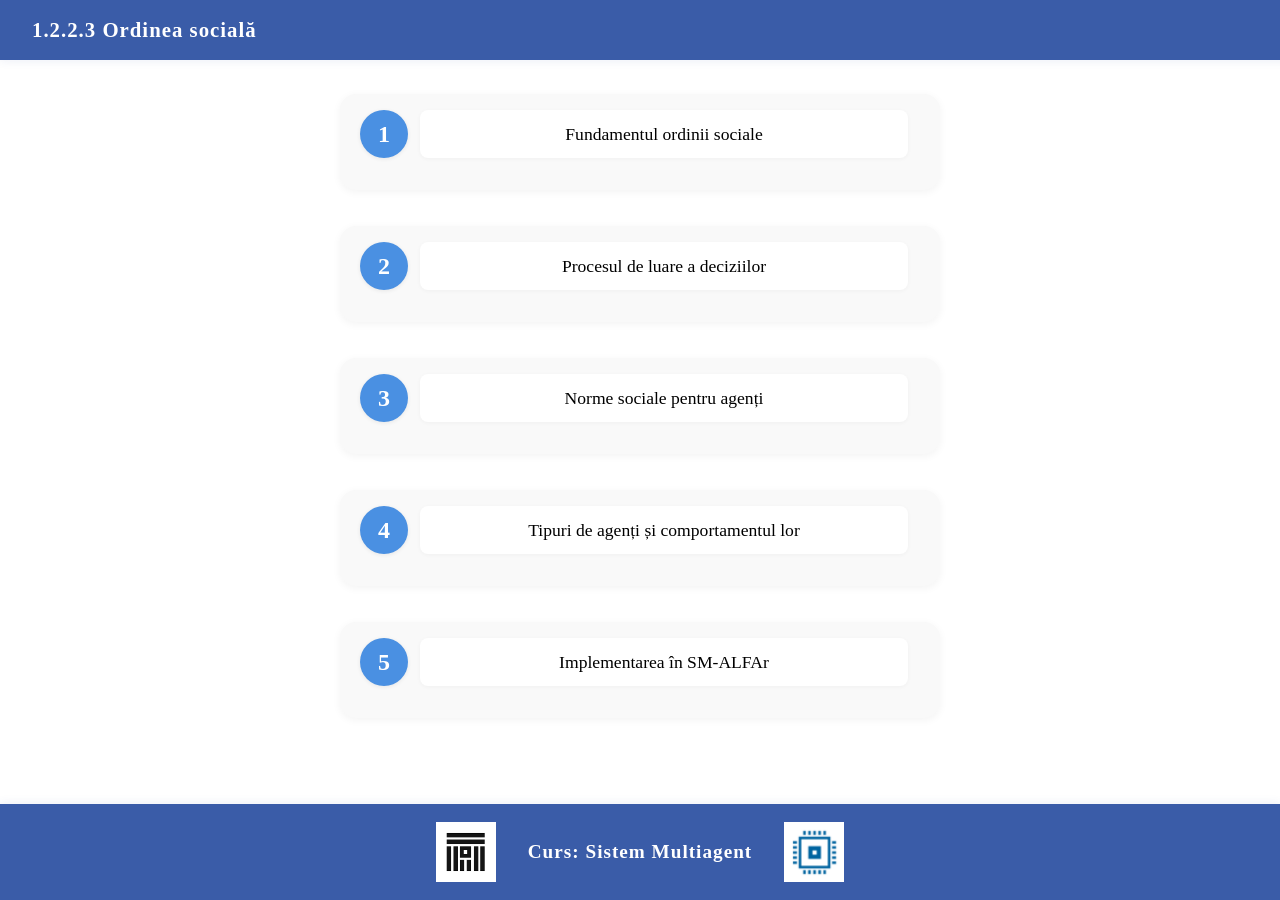
<file: assets/1.2.2.3/index.html>
<!DOCTYPE html>
<html lang="ro">
<head>
    <meta charset="UTF-8">
    <meta name="viewport" content="width=device-width, initial-scale=1.0">
    <title>Ordinea Socială - Prezentare Interactivă</title>
    <link rel="stylesheet" href="style.css">
</head>
<body>
    <div class="top-bar">
        1.2.2.3 Ordinea socială
    </div>
    <div class="container">
        <div class="category" onclick="toggleContent(this)">
            <div class="row">
                <div class="circle">1</div>
                <div class="box">Fundamentul ordinii sociale</div>
            </div>
            <div class="content">
                <p>Pe măsură ce agenţii devin tot mai autonomi şi se integrează într-o lume din ce în ce mai complexă, sunt necesare noi structuri organizaţionale şi noi metodologii pentru cooperare.</p>
                <p>Este necesar să se ia în calcul viziunea agentului individual care trebuie să interacţioneze autonom cu alţi agenţi artificiali sau umani într-un mod mult mai complex.</p>
                <p>Este necesar să se ia în calcul beneficiul individual şi beneficiul colectiv.</p>
                <p>Oamenii şi societatea umană reprezintă o sursă bună de inspiraţie pentru rezolvarea problemelor cu care se confruntă agenţii artificiali şi societatea lor.</p>
                <p>Acest nou domeniu prin care se aplică aspecte din societatea umană unei lumi artificiale este cunoscut sub numele de ordine socială, legi sociale, inteligenţă artificială socială sau agenţi inteligenţi sociali.</p>
            </div>
        </div>

        <div class="category" onclick="toggleContent(this)">
            <div class="row">
                <div class="circle">2</div>
                <div class="box">Procesul de luare a deciziilor</div>
            </div>
            <div class="content">
                <p>Cum este rezolvat procesul de luare a deciziilor în circumstanţa a două interese contradictorii: interesul individual şi interesul de grup.</p>
                <p>Cum interacţionează agenţii pentru a-i convinge pe ceilalţi asupra punctului lor de vedere.</p>
                <p>Ce tipuri de mecanisme trebuie dezvoltate pentru a facilita interacţiunea socială şi existenţa societăţilor de agenţi.</p>
                <p>Coordonarea este o provocare în societatea agenţilor artificiali.</p>
                <p>O soluţie posibilă ar fi proiectarea întregului grup de agenţi de către un singur programator, dar acest fapt va constitui o limitare.</p>
                <p>Prin creşterea numărului de agenţi, creşte şi numărul interacţiunilor posibile, iar complexitatea coordonării devine tot mai mare.</p>
                <p>Adăugarea unui agent va necesita schimbarea codului tuturor agenţilor.</p>
                <p>Agenţii programaţi separat necesită introducerea unui mecanism de coordonare.</p>
            </div>
        </div>

        <div class="category" onclick="toggleContent(this)">
            <div class="row">
                <div class="circle">3</div>
                <div class="box">Norme sociale pentru agenți</div>
            </div>
            <div class="content">
                <p>Dacă agenţii ar putea, în loc să se angajeze în negocieri, să urmeze un comportament (legi sociale sau norme), atunci procesul de decizie se simplifică</p>
                <p>Normele sunt specificaţii de comportamente pe care ne aşteptăm ca toţi membrii societăţii să le respecte.</p>
                <p>O normă descrie nu doar ceea ce trebuie făcut, ci şi de ce trebuie făcut.</p>
                <p>Succesul unui sistem de coordonare bazat pe norme presupune că fiecare membru va urma normele; în caz contrar se va instaura haosul.</p>
                <p>Pentru a se asigura respectarea normelor se pot dezvolta instituţii sau se pot acorda amenzi şi sancţiuni agenţilor.</p>
            </div>
        </div>

        <div class="category" onclick="toggleContent(this)">
            <div class="row">
                <div class="circle">4</div>
                <div class="box">Tipuri de agenți și comportamentul lor</div>
            </div>
            <div class="content">
                <p>Agenţi care decid raţional – normele schimbă preferinţele agenţilor cu scopul de a se conforma unor acţiuni dorite în societate.</p>
                <p>O decizie raţională intervine când acţiunea este aleasă pe baza maximizării utilităţii funcţiilor.</p>
                <p>Sancţiunile şi amenzile trebuie să fie furnizate la un asemenea grad, încât acţiunile dorite în societate să fie mai multe decât acţiunile nedorite.</p>
                <p>Agenţii normativi – aceşti agenţi execută acţiunile pe baza motivaţiilor intrinseci.</p>
                <p>Aceşti agenţi respectă cele mai multe norme, dar le pot încălca pe cele pe care le consideră nedrepte sau contrare sarcinilor lor.</p>
                <p>Dacă un agent participă ca partener într-o coaliţie sau organizaţie virtuală, este de preferat ca el să fie normativ, deoarece acţiunile vor fi mai cooperante.</p>
                
            </div>
        </div>

        <div class="category" onclick="toggleContent(this)">
            <div class="row">
                <div class="circle">5</div>
                <div class="box">Implementarea în SM-ALFAr</div>
            </div>
            <div class="content">
                <p>Controlul social este obţinut prin instituţii care obligă la contracte sociale.</p>
                <p>Comportarea agenţilor din SM-ALFAr care lucrează împreună (coaliţie) este constrânsă de un contract care acţionează ca o normă.</p>
                <p>SM-ALFAr se bazează pe un sistem de amenzi şi sancţiuni pentru a motiva agenţii să participe la munca în echipă şi de a-i reţine de la comportări individualiste.</p>
                <p>În final, SM-ALFAr defineşte un set de instituţii care sunt responsabile pentru comportamentul de grup.</p>
            </div>
        </div>
    </div>

    <footer class="footer">
        <img src="imagine-stanga.png" alt="Imagine stânga" class="footer-img">
        <span class="footer-text">Curs: Sistem Multiagent</span>
        <img src="imagine-dreapta.png" alt="Imagine dreapta" class="footer-img">
    </footer>

    <script src="script.js"></script>
</body>
</html>
</file>
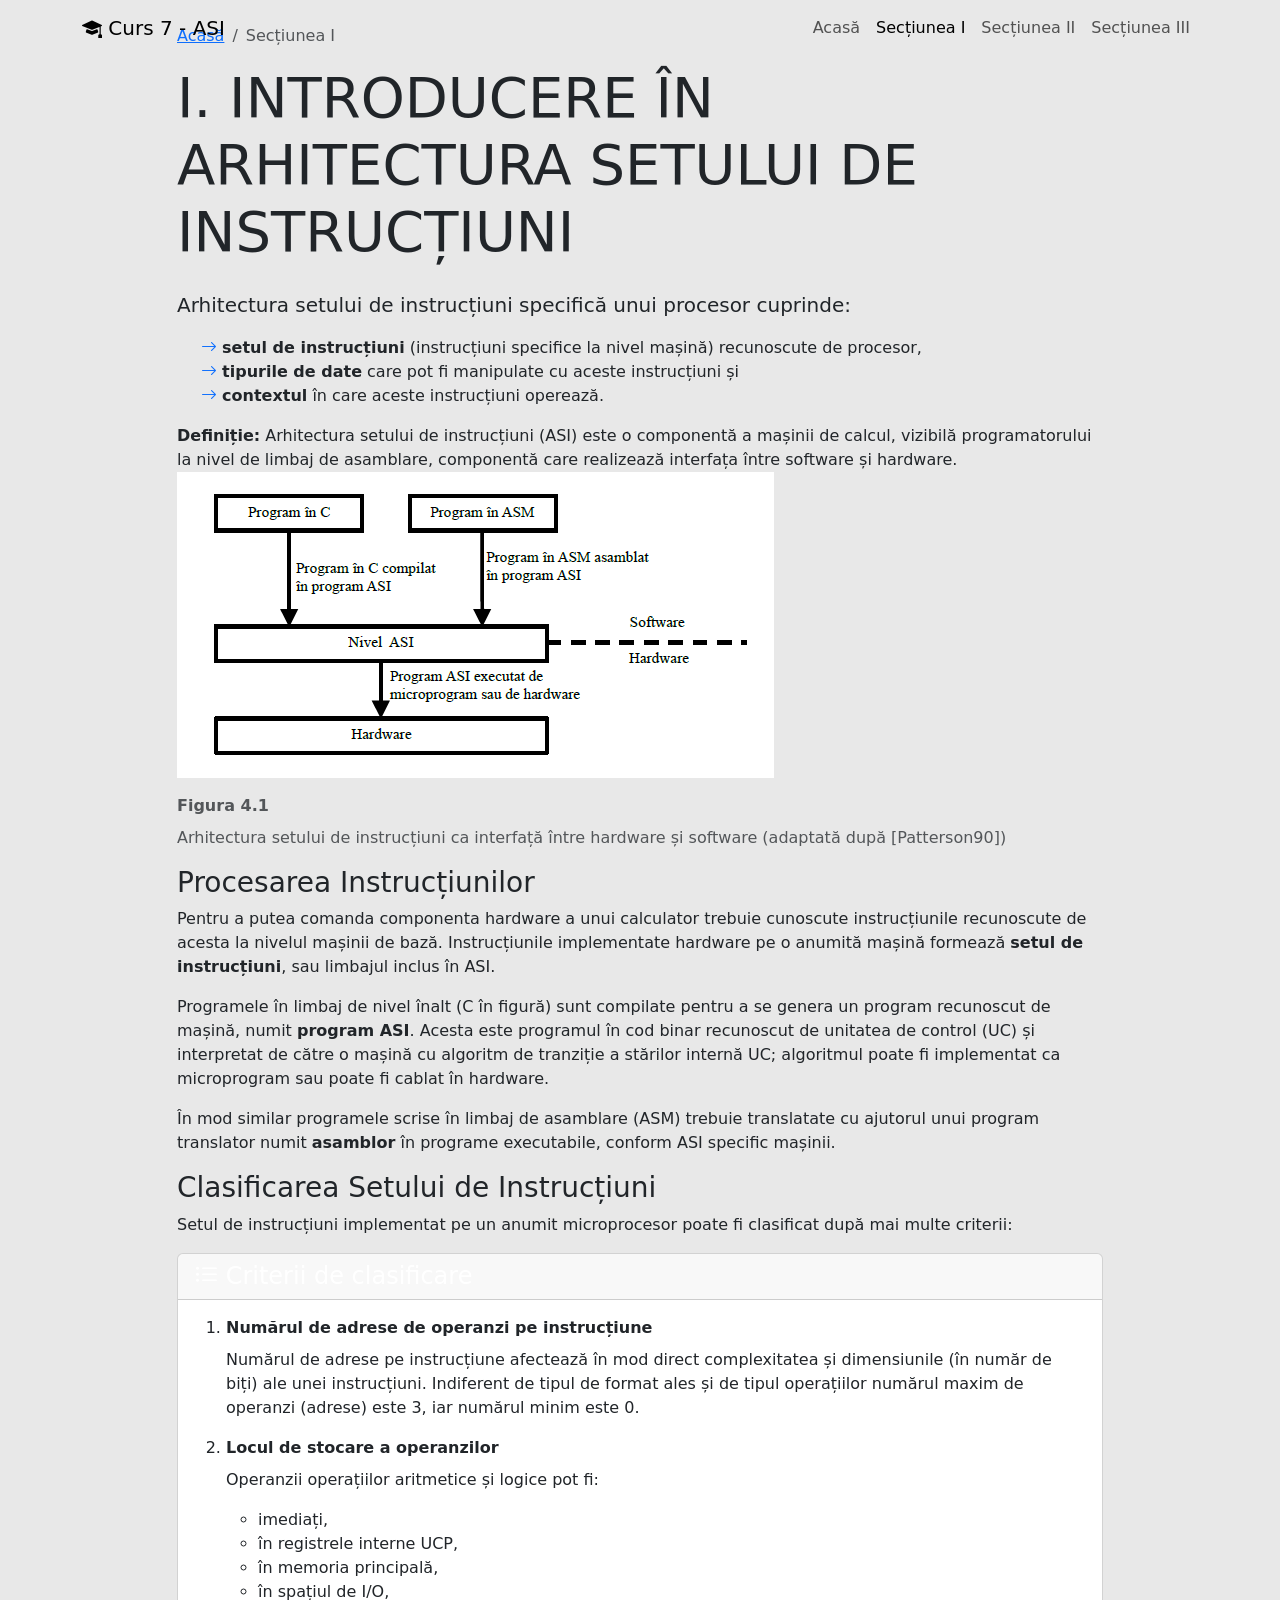
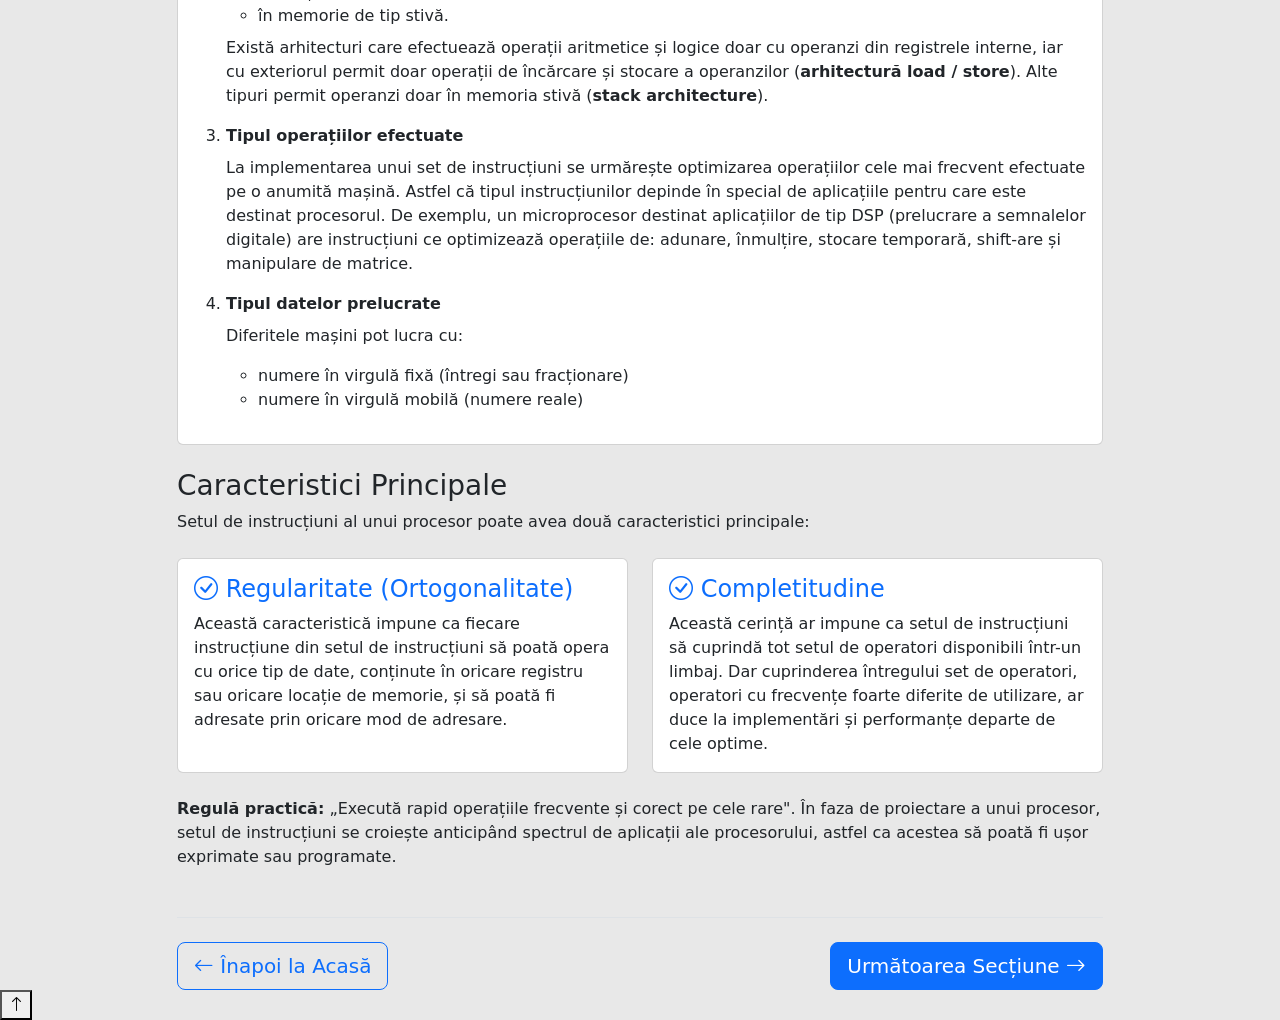
<file: sectiunea1.html>
<!DOCTYPE html>
<html lang="ro">
<head>
    <meta charset="UTF-8">
    <meta name="viewport" content="width=device-width, initial-scale=1.0">
    <title>Secțiunea I - Introducere în arhitectura setului de instrucțiuni</title>
    <link href="https://cdn.jsdelivr.net/npm/bootstrap@5.3.2/dist/css/bootstrap.min.css" rel="stylesheet">
    <link rel="stylesheet" href="https://cdn.jsdelivr.net/npm/bootstrap-icons@1.11.3/font/bootstrap-icons.min.css">
    <link rel="stylesheet" href="css/style.css">
</head>
<body>
    <!-- Navigation -->
    <nav class="navbar navbar-expand-lg navbar-light fixed-top">
        <div class="container">
            <a class="navbar-brand" href="index.html">
                <i class="bi bi-mortarboard-fill"></i> Curs 7 - ASI
            </a>
            <button class="navbar-toggler" type="button" data-bs-toggle="collapse" data-bs-target="#navbarNav">
                <span class="navbar-toggler-icon"></span>
            </button>
            <div class="collapse navbar-collapse" id="navbarNav">
                <ul class="navbar-nav ms-auto">
                    <li class="nav-item">
                        <a class="nav-link" href="index.html">Acasă</a>
                    </li>
                    <li class="nav-item">
                        <a class="nav-link active" href="sectiunea1.html">Secțiunea I</a>
                    </li>
                    <li class="nav-item">
                        <a class="nav-link" href="sectiunea2.html">Secțiunea II</a>
                    </li>
                    <li class="nav-item">
                        <a class="nav-link" href="sectiunea3.html">Secțiunea III</a>
                    </li>
                </ul>
            </div>
        </div>
    </nav>

    <!-- Progress Indicator -->
    <div class="progress-indicator">
        <div class="progress-bar-indicator" style="width: 33%"></div>
    </div>

    <!-- Main Content -->
    <div class="content-page">
        <div class="container">
            <div class="row">
                <div class="col-lg-10 mx-auto">
                    <!-- Breadcrumb -->
                    <nav aria-label="breadcrumb" class="mt-4 mb-3">
                        <ol class="breadcrumb">
                            <li class="breadcrumb-item"><a href="index.html">Acasă</a></li>
                            <li class="breadcrumb-item active">Secțiunea I</li>
                        </ol>
                    </nav>

                    <!-- Content Wrapper -->
                    <div class="content-wrapper fade-in-up">
                        <!-- Section Title -->
                        <div class="content-section">
                        <h1 class="display-4 mb-4">I. INTRODUCERE ÎN ARHITECTURA SETULUI DE INSTRUCȚIUNI</h1>

                        <p class="lead">
                            Arhitectura setului de instrucțiuni specifică unui procesor cuprinde:
                        </p>

                        <ul class="list-unstyled ms-4">
                            <li><i class="bi bi-arrow-right text-primary"></i> <strong>setul de instrucțiuni</strong> (instrucțiuni specifice la nivel mașină) recunoscute de procesor,</li>
                            <li><i class="bi bi-arrow-right text-primary"></i> <strong>tipurile de date</strong> care pot fi manipulate cu aceste instrucțiuni și</li>
                            <li><i class="bi bi-arrow-right text-primary"></i> <strong>contextul</strong> în care aceste instrucțiuni operează.</li>
                        </ul>

                        <div class="highlight-box">
                            <p class="mb-0">
                                <strong>Definiție:</strong> Arhitectura setului de instrucțiuni (ASI) este o componentă a mașinii de calcul, vizibilă programatorului la nivel de limbaj de asamblare, componentă care realizează interfața între software și hardware.
                            </p>
                        </div>

                        <!-- Image Placeholder -->
                        <div class="image-placeholder">
                            <img src="poza4.1.png" alt="Figura 4.1: Arhitectura setului de instrucțiuni ca interfață între hardware și software" class="img-fluid mb-3">
                            <div>

                                <p class="text-muted mb-2"><strong>Figura 4.1</strong></p>
                                <p class="text-muted">Arhitectura setului de instrucțiuni ca interfață între hardware și software (adaptată după [Patterson90])</p>
                            </div>
                        </div>

                        <h3>Procesarea Instrucțiunilor</h3>
                        <p>
                            Pentru a putea comanda componenta hardware a unui calculator trebuie cunoscute instrucțiunile recunoscute de acesta la nivelul mașinii de bază. Instrucțiunile implementate hardware pe o anumită mașină formează <strong>setul de instrucțiuni</strong>, sau limbajul inclus în ASI.
                        </p>
                        <p>
                            Programele în limbaj de nivel înalt (C în figură) sunt compilate pentru a se genera un program recunoscut de mașină, numit <strong>program ASI</strong>. Acesta este programul în cod binar recunoscut de unitatea de control (UC) și interpretat de către o mașină cu algoritm de tranziție a stărilor internă UC; algoritmul poate fi implementat ca microprogram sau poate fi cablat în hardware.
                        </p>
                        <p>
                            În mod similar programele scrise în limbaj de asamblare (ASM) trebuie translatate cu ajutorul unui program translator numit <strong>asamblor</strong> în programe executabile, conform ASI specific mașinii.
                        </p>

                        <h3>Clasificarea Setului de Instrucțiuni</h3>
                        <p>
                            Setul de instrucțiuni implementat pe un anumit microprocesor poate fi clasificat după mai multe criterii:
                        </p>

                        <div class="card mb-4">
                            <div class="card-header text-white">
                                <h4 class="mb-0"><i class="bi bi-list-ul"></i> Criterii de clasificare</h4>
                            </div>
                            <div class="card-body">
                                <ol>
                                    <li>
                                        <strong>Numărul de adrese de operanzi pe instrucțiune</strong>
                                        <p class="mt-2">
                                            Numărul de adrese pe instrucțiune afectează în mod direct complexitatea și dimensiunile (în număr de biți) ale unei instrucțiuni. Indiferent de tipul de format ales și de tipul operațiilor numărul maxim de operanzi (adrese) este 3, iar numărul minim este 0.
                                        </p>
                                    </li>
                                    <li>
                                        <strong>Locul de stocare a operanzilor</strong>
                                        <p class="mt-2">
                                            Operanzii operațiilor aritmetice și logice pot fi:
                                        </p>
                                        <ul>
                                            <li>imediați,</li>
                                            <li>în registrele interne UCP,</li>
                                            <li>în memoria principală,</li>
                                            <li>în spațiul de I/O,</li>
                                            <li>în memorie de tip stivă.</li>
                                        </ul>
                                        <p class="mt-2">
                                            Există arhitecturi care efectuează operații aritmetice și logice doar cu operanzi din registrele interne, iar cu exteriorul permit doar operații de încărcare și stocare a operanzilor (<strong>arhitectură load / store</strong>). Alte tipuri permit operanzi doar în memoria stivă (<strong>stack architecture</strong>).
                                        </p>
                                    </li>
                                    <li>
                                        <strong>Tipul operațiilor efectuate</strong>
                                        <p class="mt-2">
                                            La implementarea unui set de instrucțiuni se urmărește optimizarea operațiilor cele mai frecvent efectuate pe o anumită mașină. Astfel că tipul instrucțiunilor depinde în special de aplicațiile pentru care este destinat procesorul. De exemplu, un microprocesor destinat aplicațiilor de tip DSP (prelucrare a semnalelor digitale) are instrucțiuni ce optimizează operațiile de: adunare, înmulțire, stocare temporară, shift-are și manipulare de matrice.
                                        </p>
                                    </li>
                                    <li>
                                        <strong>Tipul datelor prelucrate</strong>
                                        <p class="mt-2">
                                            Diferitele mașini pot lucra cu:
                                        </p>
                                        <ul>
                                            <li>numere în virgulă fixă (întregi sau fracționare)</li>
                                            <li>numere în virgulă mobilă (numere reale)</li>
                                        </ul>
                                    </li>
                                </ol>
                            </div>
                        </div>

                        <h3>Caracteristici Principale</h3>
                        <p>
                            Setul de instrucțiuni al unui procesor poate avea două caracteristici principale:
                        </p>

                        <div class="row mt-4">
                            <div class="col-md-6 mb-4">
                                <div class="card h-100">
                                    <div class="card-body">
                                        <h4 class="card-title text-primary">
                                            <i class="bi bi-check-circle"></i> Regularitate (Ortogonalitate)
                                        </h4>
                                        <p class="card-text">
                                            Această caracteristică impune ca fiecare instrucțiune din setul de instrucțiuni să poată opera cu orice tip de date, conținute în oricare registru sau oricare locație de memorie, și să poată fi adresate prin oricare mod de adresare.
                                        </p>
                                    </div>
                                </div>
                            </div>
                            <div class="col-md-6 mb-4">
                                <div class="card h-100">
                                    <div class="card-body">
                                        <h4 class="card-title text-primary">
                                            <i class="bi bi-check-circle"></i> Completitudine
                                        </h4>
                                        <p class="card-text">
                                            Această cerință ar impune ca setul de instrucțiuni să cuprindă tot setul de operatori disponibili într-un limbaj. Dar cuprinderea întregului set de operatori, operatori cu frecvențe foarte diferite de utilizare, ar duce la implementări și performanțe departe de cele optime.
                                        </p>
                                    </div>
                                </div>
                            </div>
                        </div>

                        <div class="highlight-box warning">
                            <p class="mb-0">
                                <strong>Regulă practică:</strong> „Execută rapid operațiile frecvente și corect pe cele rare". În faza de proiectare a unui procesor, setul de instrucțiuni se croiește anticipând spectrul de aplicații ale procesorului, astfel ca acestea să poată fi ușor exprimate sau programate.
                            </p>
                        </div>

                        <!-- Navigation Buttons -->
                        <div class="d-flex justify-content-between align-items-center mt-5 pt-4 border-top">
                            <a href="index.html" class="btn btn-outline-primary btn-lg">
                                <i class="bi bi-arrow-left"></i> Înapoi la Acasă
                            </a>
                            <a href="sectiunea2.html" class="btn btn-primary btn-lg">
                                Următoarea Secțiune <i class="bi bi-arrow-right"></i>
                            </a>
                        </div>
                        </div>
                    </div>
                </div>
            </div>
        </div>
    </div>

    <!-- Back to Top Button -->
    <button class="back-to-top" id="backToTop">
        <i class="bi bi-arrow-up"></i>
    </button>


    <script src="https://cdn.jsdelivr.net/npm/bootstrap@5.3.2/dist/js/bootstrap.bundle.min.js"></script>
    <script src="js/main.js"></script>
</body>
</html>
</file>
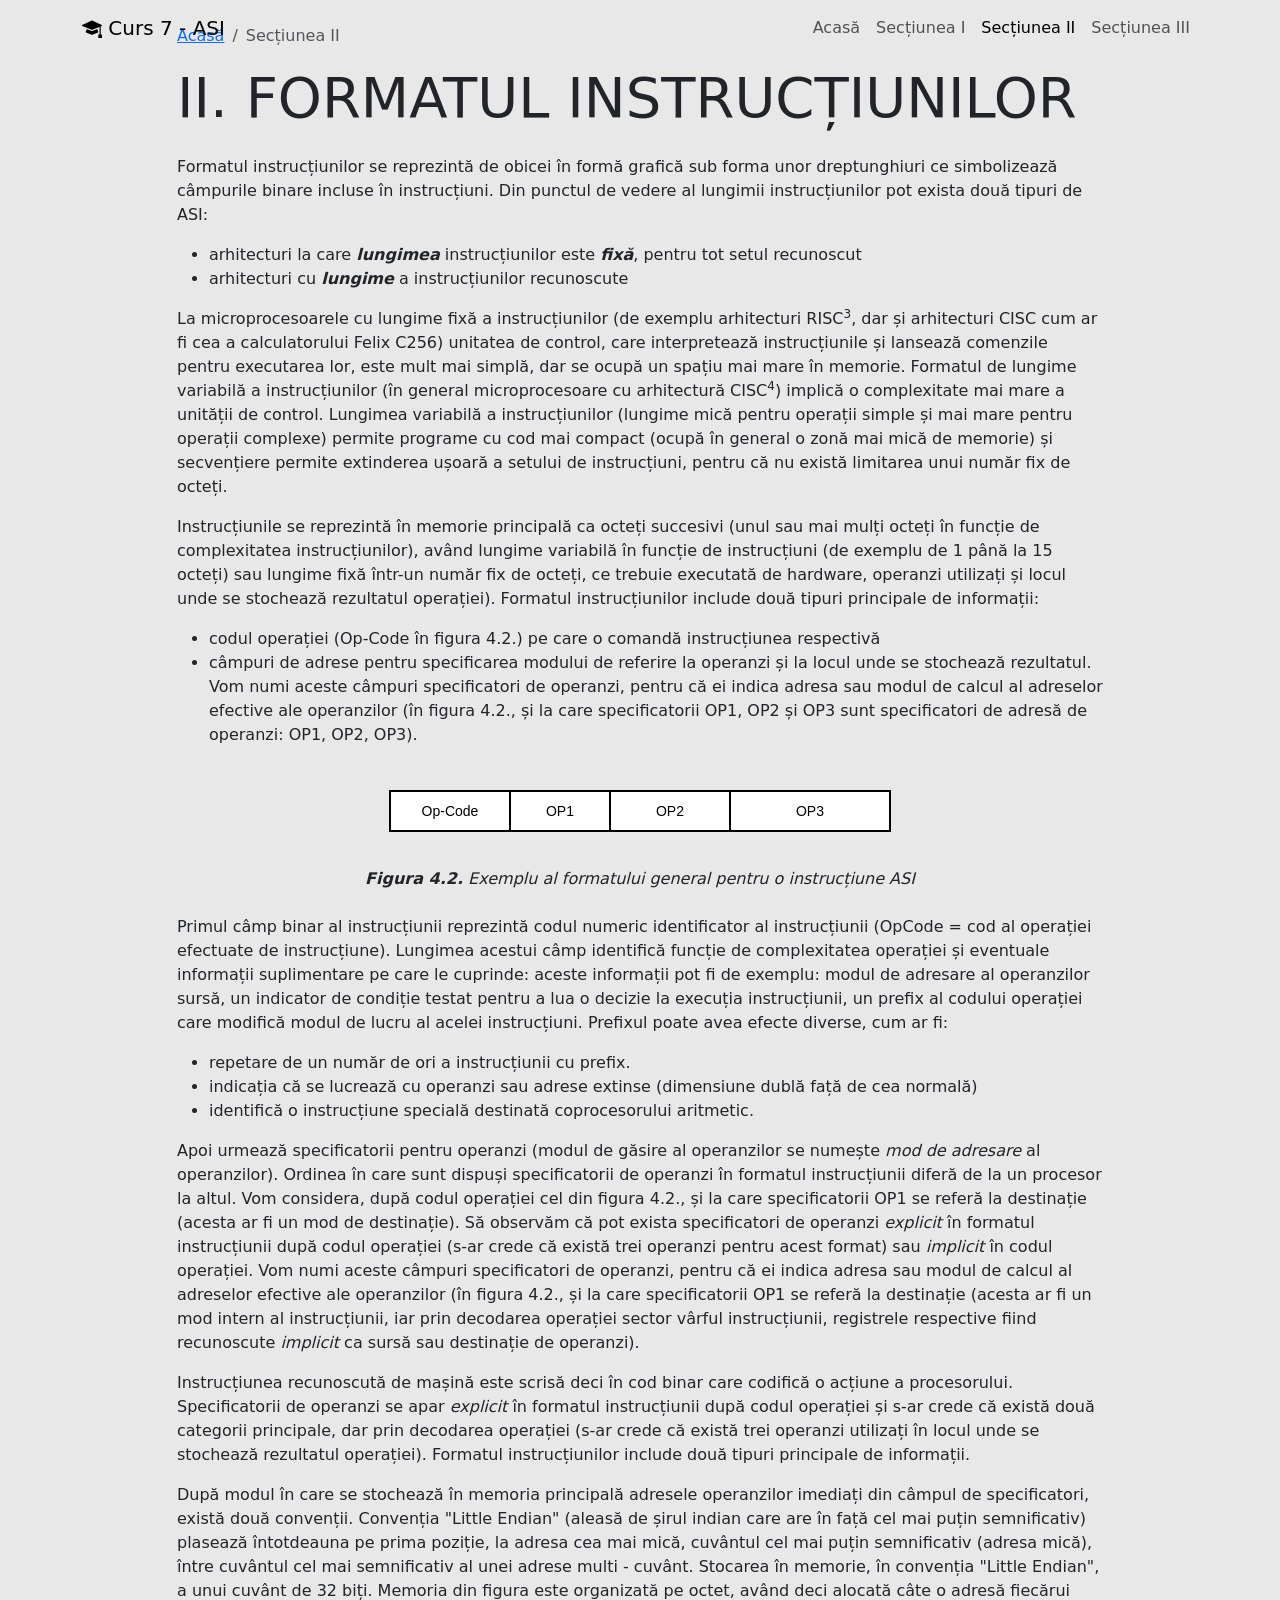
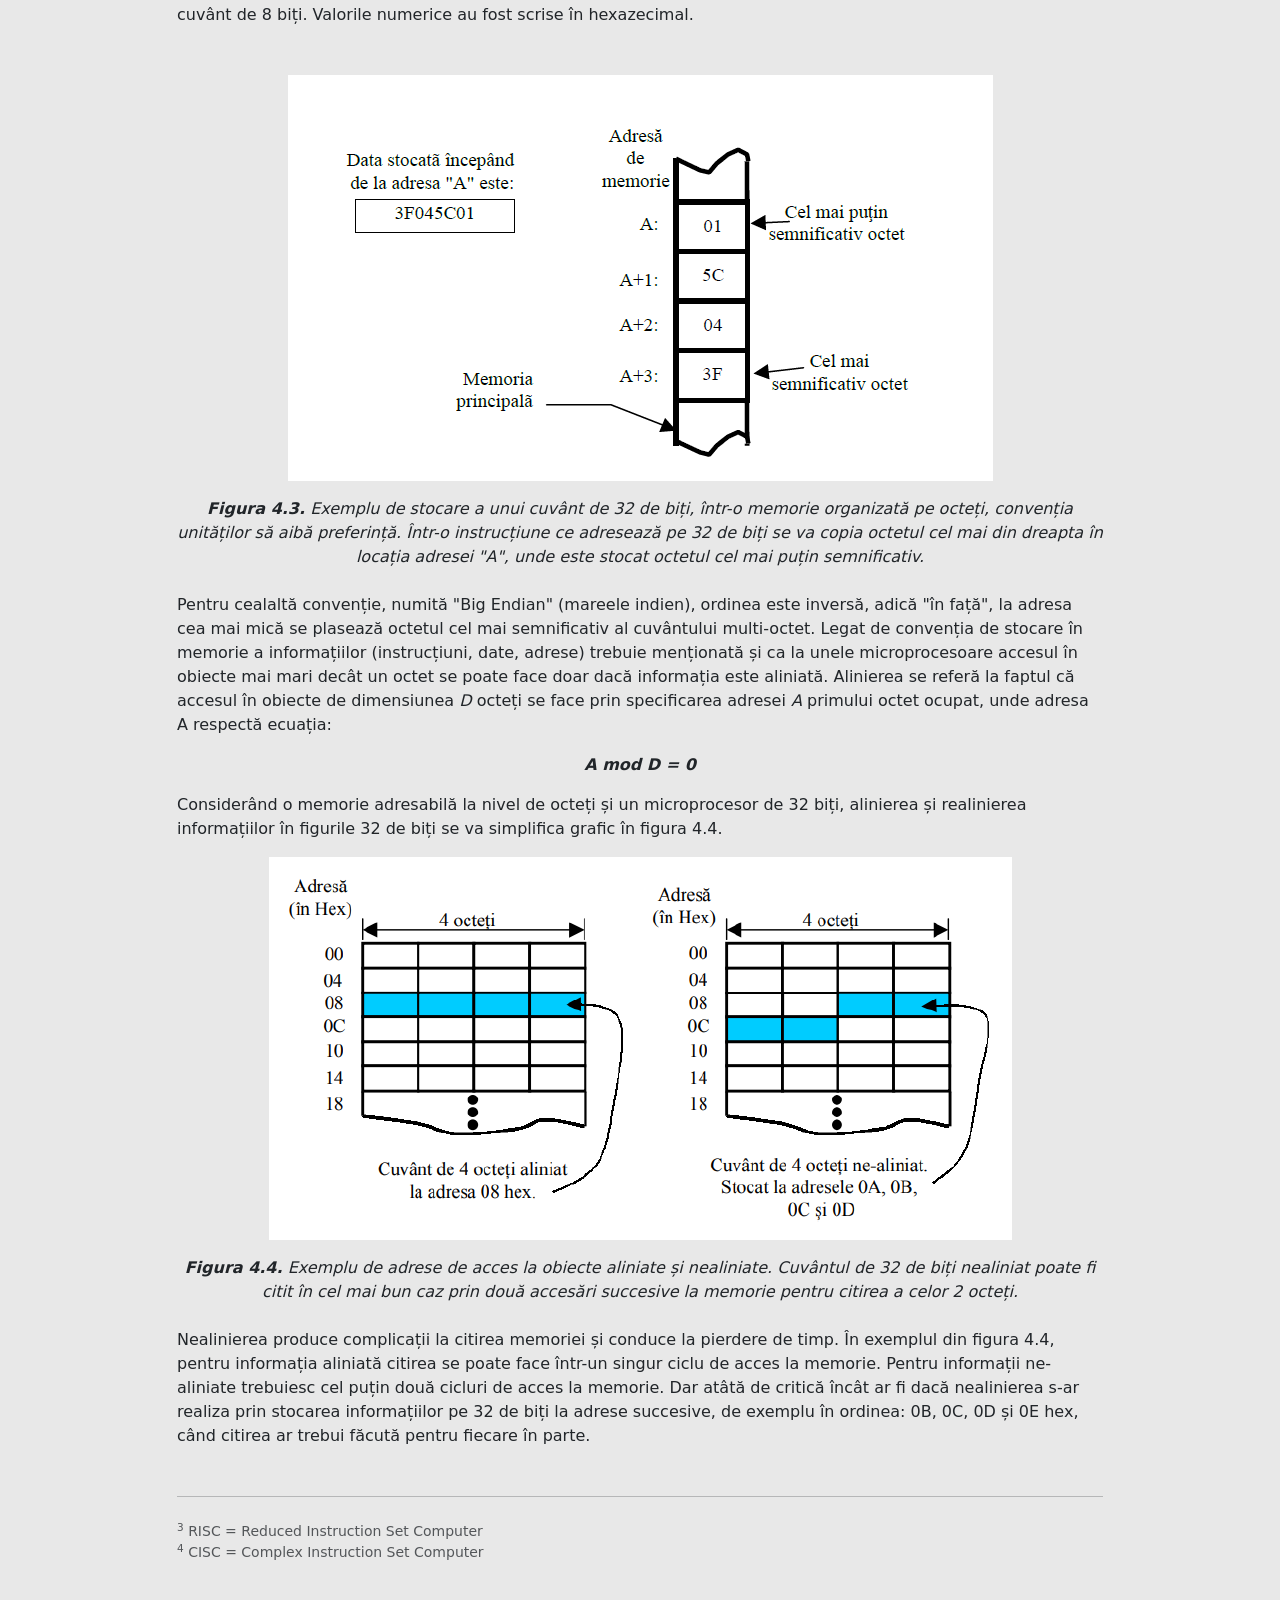
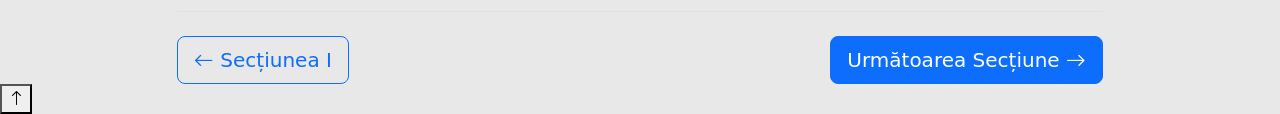
<file: sectiunea2.html>
<!DOCTYPE html>
<html lang="ro">
<head>
    <meta charset="UTF-8">
    <meta name="viewport" content="width=device-width, initial-scale=1.0">
    <title>Secțiunea II - Formatul instrucțiunilor</title>
    <link href="https://cdn.jsdelivr.net/npm/bootstrap@5.3.2/dist/css/bootstrap.min.css" rel="stylesheet">
    <link rel="stylesheet" href="https://cdn.jsdelivr.net/npm/bootstrap-icons@1.11.3/font/bootstrap-icons.min.css">
    <link rel="stylesheet" href="css/style.css">
</head>
<body>
    <!-- Navigation -->
    <nav class="navbar navbar-expand-lg navbar-light fixed-top">
        <div class="container">
            <a class="navbar-brand" href="index.html">
                <i class="bi bi-mortarboard-fill"></i> Curs 7 - ASI
            </a>
            <button class="navbar-toggler" type="button" data-bs-toggle="collapse" data-bs-target="#navbarNav">
                <span class="navbar-toggler-icon"></span>
            </button>
            <div class="collapse navbar-collapse" id="navbarNav">
                <ul class="navbar-nav ms-auto">
                    <li class="nav-item">
                        <a class="nav-link" href="index.html">Acasă</a>
                    </li>
                    <li class="nav-item">
                        <a class="nav-link" href="sectiunea1.html">Secțiunea I</a>
                    </li>
                    <li class="nav-item">
                        <a class="nav-link active" href="sectiunea2.html">Secțiunea II</a>
                    </li>
                    <li class="nav-item">
                        <a class="nav-link" href="sectiunea3.html">Secțiunea III</a>
                    </li>
                </ul>
            </div>
        </div>
    </nav>

    <!-- Progress Indicator -->
    <div class="progress-indicator">
        <div class="progress-bar-indicator" style="width: 66%"></div>
    </div>

    <!-- Main Content -->
    <div class="content-page">
        <div class="container">
            <div class="row">
                <div class="col-lg-10 mx-auto">
                    <!-- Breadcrumb -->
                    <nav aria-label="breadcrumb" class="mt-4 mb-3">
                        <ol class="breadcrumb">
                            <li class="breadcrumb-item"><a href="index.html">Acasă</a></li>
                            <li class="breadcrumb-item active">Secțiunea II</li>
                        </ol>
                    </nav>

                    <!-- Content Wrapper -->
                    <div class="content-wrapper fade-in-up">
                        <!-- Section Title -->
                        <div class="content-section">
                        
                        <!-- Secțiunea II - Formatul Instrucțiunilor -->
                        <h1 class="display-4 mb-4">II. FORMATUL INSTRUCȚIUNILOR</h1>

                        <p>
                            Formatul instrucțiunilor se reprezintă de obicei în formă grafică sub forma unor dreptunghiuri ce simbolizează câmpurile binare incluse în instrucțiuni. Din punctul de vedere al lungimii instrucțiunilor pot exista două tipuri de ASI:
                        </p>

                        <ul class="mt-3">
                            <li>arhitecturi la care <strong><em>lungimea</em></strong> instrucțiunilor este <strong><em>fixă</em></strong>, pentru tot setul recunoscut</li>
                            <li>arhitecturi cu <strong><em>lungime</em></strong> a instrucțiunilor recunoscute</li>
                        </ul>

                        <p class="mt-3">
                            La microprocesoarele cu lungime fixă a instrucțiunilor (de exemplu arhitecturi RISC<sup>3</sup>, dar și arhitecturi CISC cum ar fi cea a calculatorului Felix C256) unitatea de control, care interpretează instrucțiunile și lansează comenzile pentru executarea lor, este mult mai simplă, dar se ocupă un spațiu mai mare în memorie. Formatul de lungime variabilă a instrucțiunilor (în general microprocesoare cu arhitectură CISC<sup>4</sup>) implică o complexitate mai mare a unității de control. Lungimea variabilă a instrucțiunilor (lungime mică pentru operații simple și mai mare pentru operații complexe) permite programe cu cod mai compact (ocupă în general o zonă mai mică de memorie) și secvențiere permite extinderea ușoară a setului de instrucțiuni, pentru că nu există limitarea unui număr fix de octeți.
                        </p>

                        <p>
                            Instrucțiunile se reprezintă în memorie principală ca octeți succesivi (unul sau mai mulți octeți în funcție de complexitatea instrucțiunilor), având lungime variabilă în funcție de instrucțiuni (de exemplu de 1 până la 15 octeți) sau lungime fixă într-un număr fix de octeți, ce trebuie executată de hardware, operanzi utilizați și locul unde se stochează rezultatul operației). Formatul instrucțiunilor include două tipuri principale de informații:
                        </p>

                        <ul class="mt-3">
                            <li>codul operației (Op-Code în figura 4.2.) pe care o comandă instrucțiunea respectivă</li>
                            <li>câmpuri de adrese pentru specificarea modului de referire la operanzi și la locul unde se stochează rezultatul. Vom numi aceste câmpuri specificatori de operanzi, pentru că ei indica adresa sau modul de calcul al adreselor efective ale operanzilor (în figura 4.2., și la care specificatorii OP1, OP2 și OP3 sunt specificatori de adresă de operanzi: OP1, OP2, OP3).</li>
                        </ul>

                        <div class="text-center mb-3 mt-4">
                            <svg width="600" height="80" xmlns="http://www.w3.org/2000/svg">
                                <!-- Op-Code -->
                                <rect x="50" y="20" width="120" height="40" fill="white" stroke="black" stroke-width="2"/>
                                <text x="110" y="45" text-anchor="middle" font-family="Arial" font-size="14">Op-Code</text>
                                
                                <!-- OP1 -->
                                <rect x="170" y="20" width="100" height="40" fill="white" stroke="black" stroke-width="2"/>
                                <text x="220" y="45" text-anchor="middle" font-family="Arial" font-size="14">OP1</text>
                                
                                <!-- OP2 -->
                                <rect x="270" y="20" width="120" height="40" fill="white" stroke="black" stroke-width="2"/>
                                <text x="330" y="45" text-anchor="middle" font-family="Arial" font-size="14">OP2</text>
                                
                                <!-- OP3 -->
                                <rect x="390" y="20" width="160" height="40" fill="white" stroke="black" stroke-width="2"/>
                                <text x="470" y="45" text-anchor="middle" font-family="Arial" font-size="14">OP3</text>
                            </svg>
                        </div>

                        <p class="fst-italic text-center">
                            <strong>Figura 4.2.</strong> Exemplu al formatului general pentru o instrucțiune ASI
                        </p>

                        <p class="mt-4">
                            Primul câmp binar al instrucțiunii reprezintă codul numeric identificator al instrucțiunii (OpCode = cod al operației efectuate de instrucțiune). Lungimea acestui câmp identifică funcție de complexitatea operației și eventuale informații suplimentare pe care le cuprinde: aceste informații pot fi de exemplu: modul de adresare al operanzilor sursă, un indicator de condiție testat pentru a lua o decizie la execuția instrucțiunii, un prefix al codului operației care modifică modul de lucru al acelei instrucțiuni. Prefixul poate avea efecte diverse, cum ar fi:
                        </p>

                        <ul class="mt-3">
                            <li>repetare de un număr de ori a instrucțiunii cu prefix.</li>
                            <li>indicația că se lucrează cu operanzi sau adrese extinse (dimensiune dublă față de cea normală)</li>
                            <li>identifică o instrucțiune specială destinată coprocesorului aritmetic.</li>
                        </ul>

                        <p class="mt-3">
                            Apoi urmează specificatorii pentru operanzi (modul de găsire al operanzilor se numește <em>mod de adresare</em> al operanzilor). Ordinea în care sunt dispuși specificatorii de operanzi în formatul instrucțiunii diferă de la un procesor la altul. Vom considera, după codul operației cel din figura 4.2., și la care specificatorii OP1 se referă la destinație (acesta ar fi un mod de destinație). Să observăm că pot exista specificatori de operanzi <em>explicit</em> în formatul instrucțiunii după codul operației (s-ar crede că există trei operanzi pentru acest format) sau <em>implicit</em> în codul operației. Vom numi aceste câmpuri specificatori de operanzi, pentru că ei indica adresa sau modul de calcul al adreselor efective ale operanzilor (în figura 4.2., și la care specificatorii OP1 se referă la destinație (acesta ar fi un mod intern al instrucțiunii, iar prin decodarea operației sector vârful instrucțiunii, registrele respective fiind recunoscute <em>implicit</em> ca sursă sau destinație de operanzi).
                        </p>

                        <p>
                            Instrucțiunea recunoscută de mașină este scrisă deci în cod binar care codifică o acțiune a procesorului. Specificatorii de operanzi se apar <em>explicit</em> în formatul instrucțiunii după codul operației și s-ar crede că există două categorii principale, dar prin decodarea operației (s-ar crede că există trei operanzi utilizați în locul unde se stochează rezultatul operației). Formatul instrucțiunilor include două tipuri principale de informații.
                        </p>

                        <p>
                            După modul în care se stochează în memoria principală adresele operanzilor imediați din câmpul de specificatori, există două convenții. Convenția "Little Endian" (aleasă de șirul indian care are în față cel mai puțin semnificativ) plasează întotdeauna pe prima poziție, la adresa cea mai mică, cuvântul cel mai puțin semnificativ (adresa mică), între cuvântul cel mai semnificativ al unei adrese multi - cuvânt. Stocarea în memorie, în convenția "Little Endian", a unui cuvânt de 32 biți. Memoria din figura este organizată pe octet, având deci alocată câte o adresă fiecărui cuvânt de 8 biți. Valorile numerice au fost scrise în hexazecimal.
                        </p>

                        <!-- Conținut despre Big Endian și Little Endian -->
                        <div class="mb-5 mt-5">
                            <img src="fig4.3.png" alt="Figura 4.3: Exemplu de stocare a unui cuvânt de 32 de biți, într-o memorie organizată pe octeți, convenția unităților să aibă preferință" class="img-fluid mb-3 mx-auto d-block">

                            <p class="fst-italic text-center">
                                <strong>Figura 4.3.</strong> Exemplu de stocare a unui cuvânt de 32 de biți, într-o memorie organizată pe octeți, convenția unităților să aibă preferință. Într-o instrucțiune ce adresează pe 32 de biți se va copia octetul cel mai din dreapta în locația adresei "A", unde este stocat octetul cel mai puțin semnificativ.
                            </p>

                            <p class="mt-4">
                                Pentru cealaltă convenție, numită "Big Endian" (mareele indien), ordinea este inversă, adică "în față", la adresa cea mai mică se plasează octetul cel mai semnificativ al cuvântului multi-octet. Legat de convenția de stocare în memorie a informațiilor (instrucțiuni, date, adrese) trebuie menționată și ca la unele microprocesoare accesul în obiecte mai mari decât un octet se poate face doar dacă informația este aliniată. Alinierea se referă la faptul că accesul în obiecte de dimensiunea <em>D</em> octeți se face prin specificarea adresei <em>A</em> primului octet ocupat, unde adresa A respectă ecuația:
                            </p>

                            <p class="text-center mt-3 mb-3">
                                <strong><em>A mod D = 0</em></strong>
                            </p>

                            <p>
                                Considerând o memorie adresabilă la nivel de octeți și un microprocesor de 32 biți, alinierea și realinierea informațiilor în figurile 32 de biți se va simplifica grafic în figura 4.4.
                            </p>

                            <img src="fig4.4.png" alt="Figura 4.4: Exemplu de adrese de acces la obiecte aliniate și nealiniate" class="img-fluid mb-3 mx-auto d-block">

                            <p class="fst-italic text-center">
                                <strong>Figura 4.4.</strong> Exemplu de adrese de acces la obiecte aliniate și nealiniate. Cuvântul de 32 de biți nealiniat poate fi citit în cel mai bun caz prin două accesări succesive la memorie pentru citirea a celor 2 octeți.
                            </p>

                            <p class="mt-4">
                                Nealinierea produce complicații la citirea memoriei și conduce la pierdere de timp. În exemplul din figura 4.4, pentru informația aliniată citirea se poate face într-un singur ciclu de acces la memorie. Pentru informații ne-aliniate trebuiesc cel puțin două cicluri de acces la memorie. Dar atâtă de critică încât ar fi dacă nealinierea s-ar realiza prin stocarea informațiilor pe 32 de biți la adrese succesive, de exemplu în ordinea: 0B, 0C, 0D și 0E hex, când citirea ar trebui făcută pentru fiecare în parte.
                            </p>
                        </div>

                        <hr class="my-4">

                        <p class="small text-muted">
                            <sup>3</sup> RISC = Reduced Instruction Set Computer<br>
                            <sup>4</sup> CISC = Complex Instruction Set Computer
                        </p>

                        <!-- Navigation Buttons -->
                        <div class="d-flex justify-content-between align-items-center mt-5 pt-4 border-top">
                            <a href="sectiunea1.html" class="btn btn-outline-primary btn-lg">
                                <i class="bi bi-arrow-left"></i> Secțiunea I
                            </a>
                            <a href="sectiunea3.html" class="btn btn-primary btn-lg">
                                Următoarea Secțiune <i class="bi bi-arrow-right"></i>
                            </a>
                        </div>
                        </div>
                    </div>
                </div>
            </div>
        </div>
    </div>

    <!-- Back to Top Button -->
    <button class="back-to-top" id="backToTop">
        <i class="bi bi-arrow-up"></i>
    </button>


    <script src="https://cdn.jsdelivr.net/npm/bootstrap@5.3.2/dist/js/bootstrap.bundle.min.js"></script>
    <script src="js/main.js"></script>
</body>
</html>
</file>
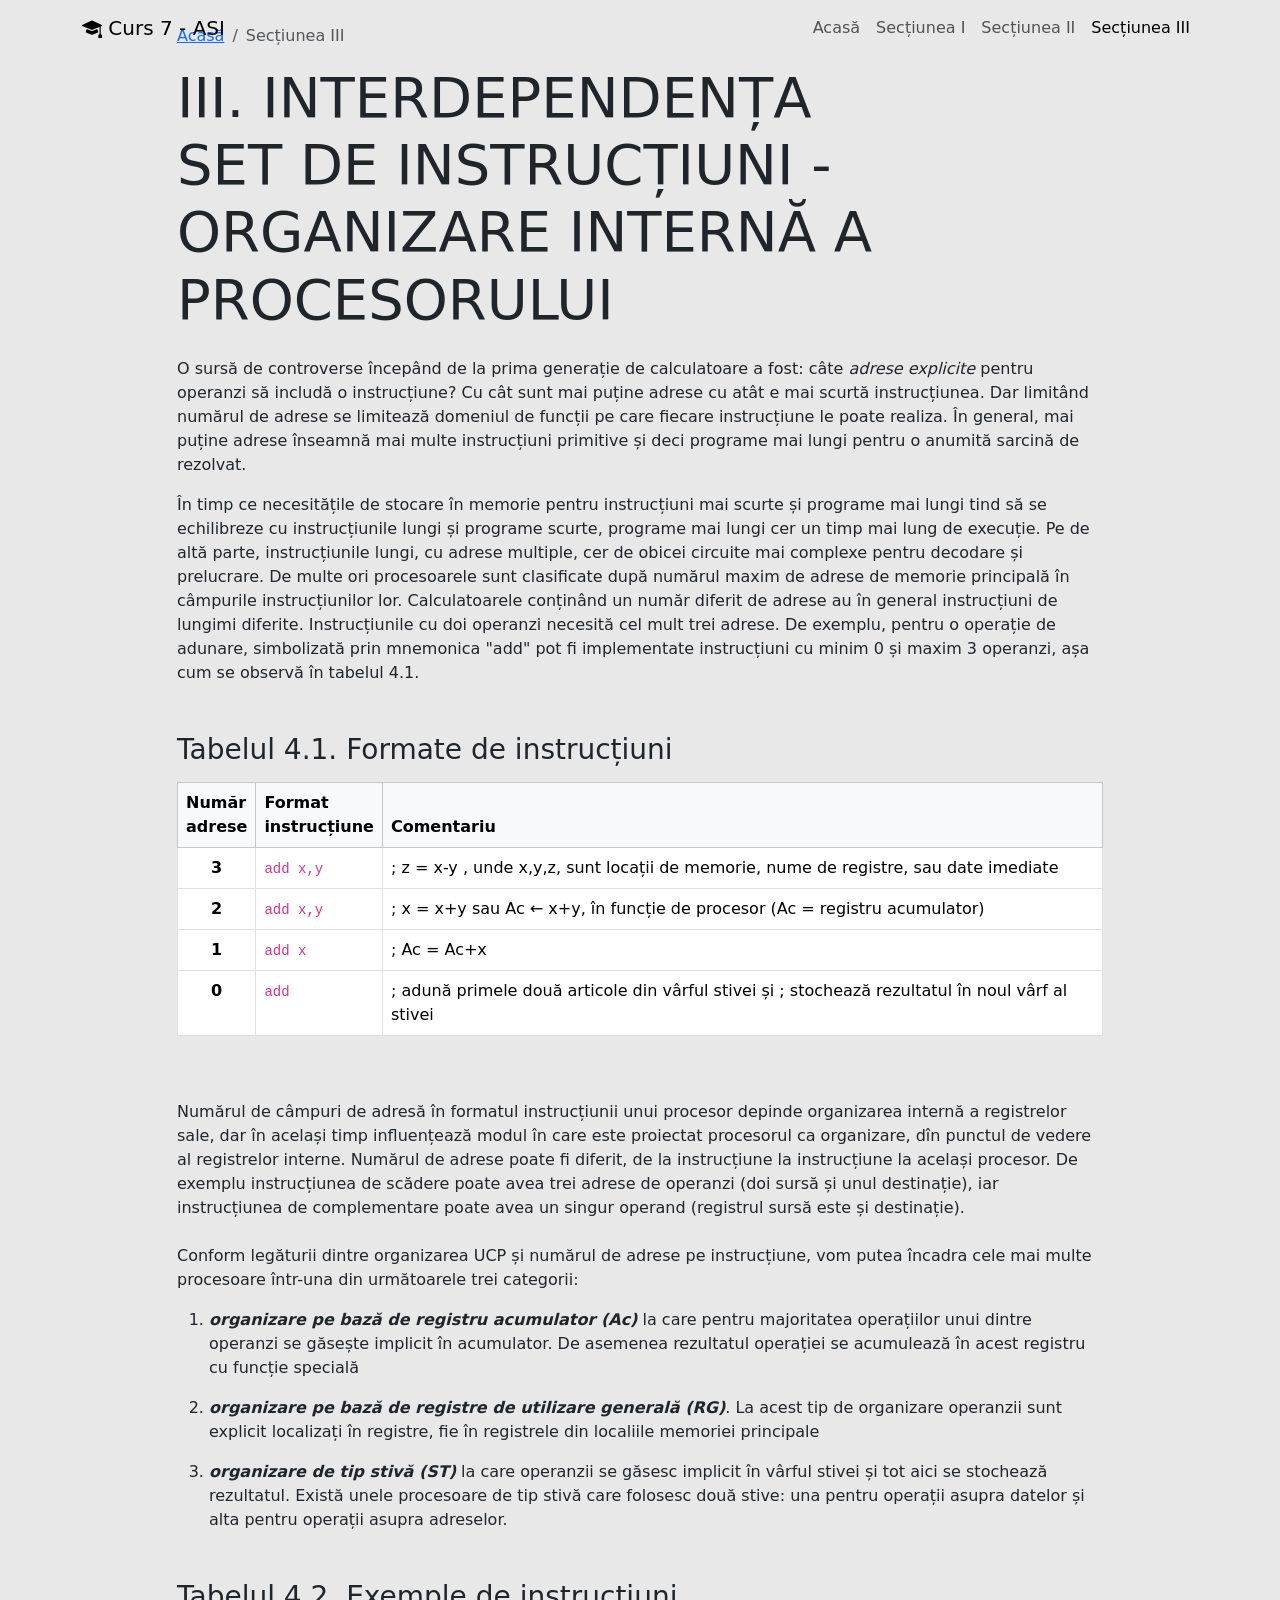
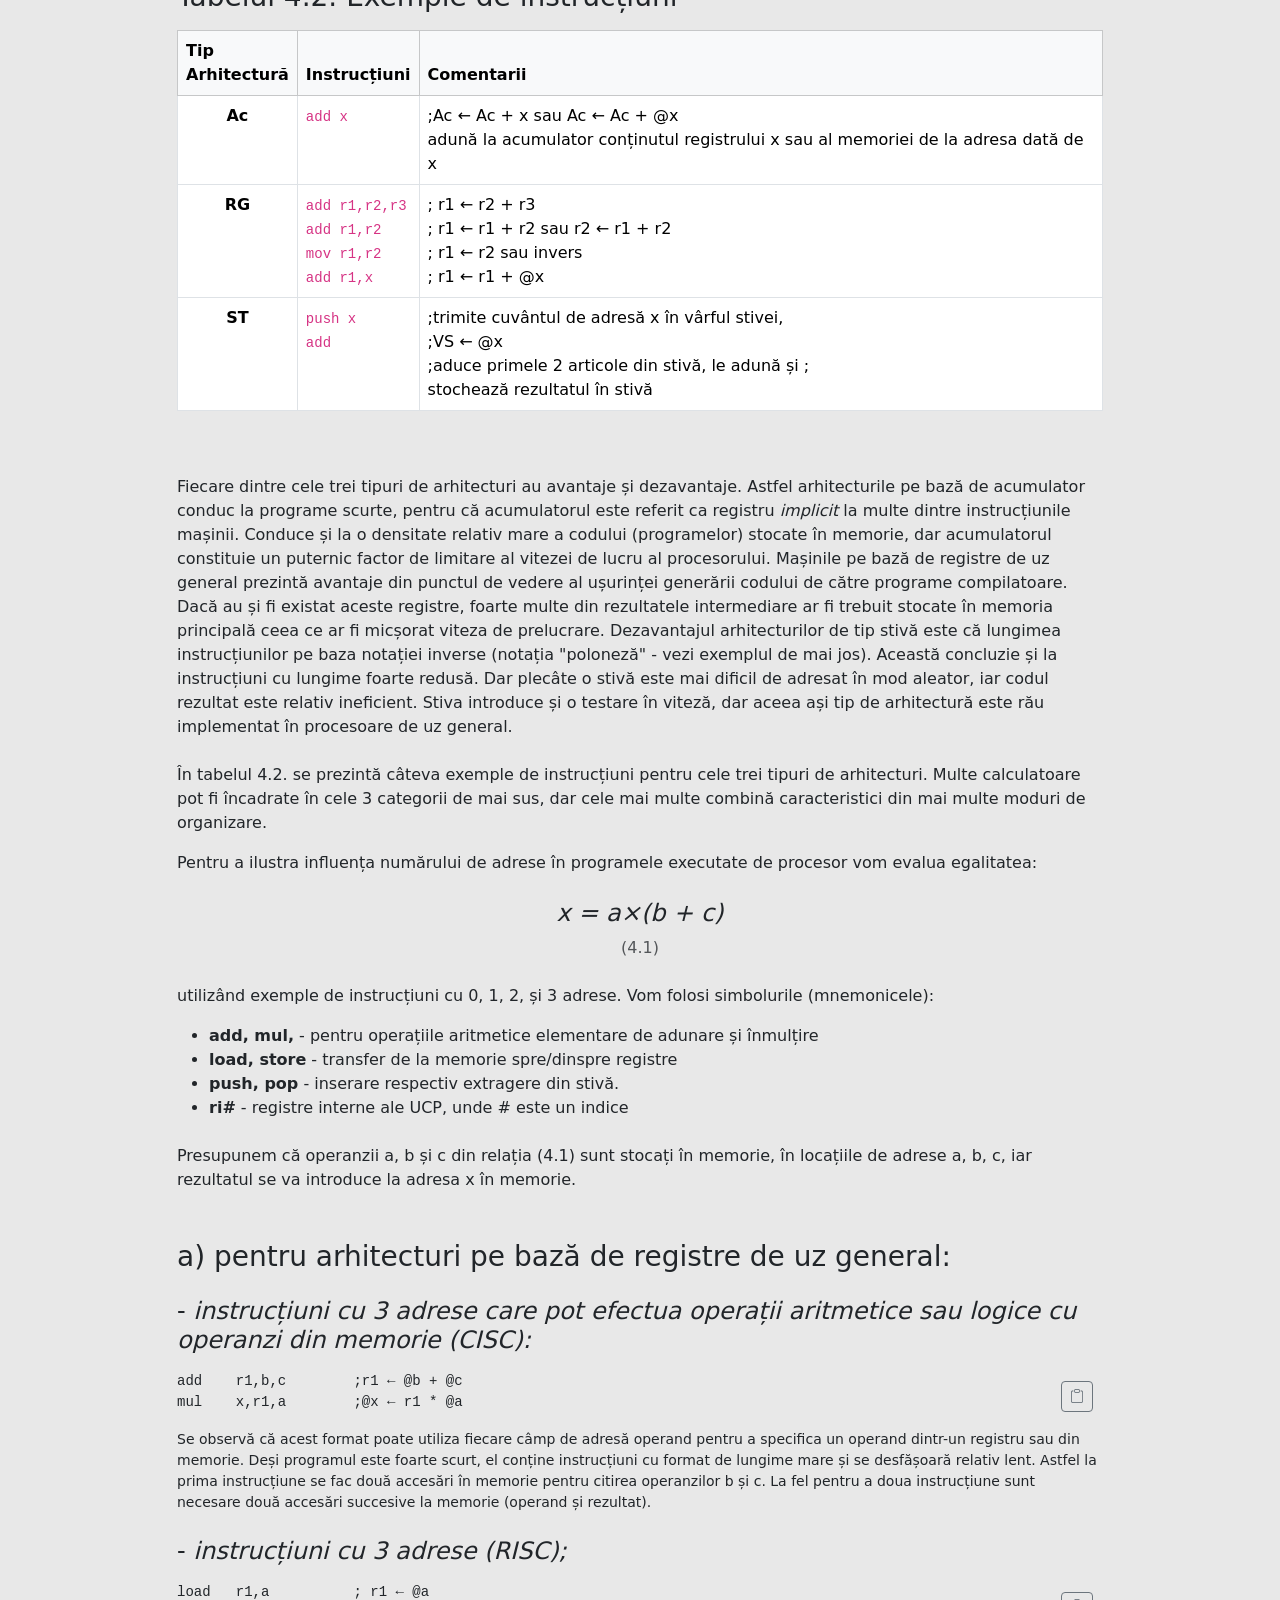
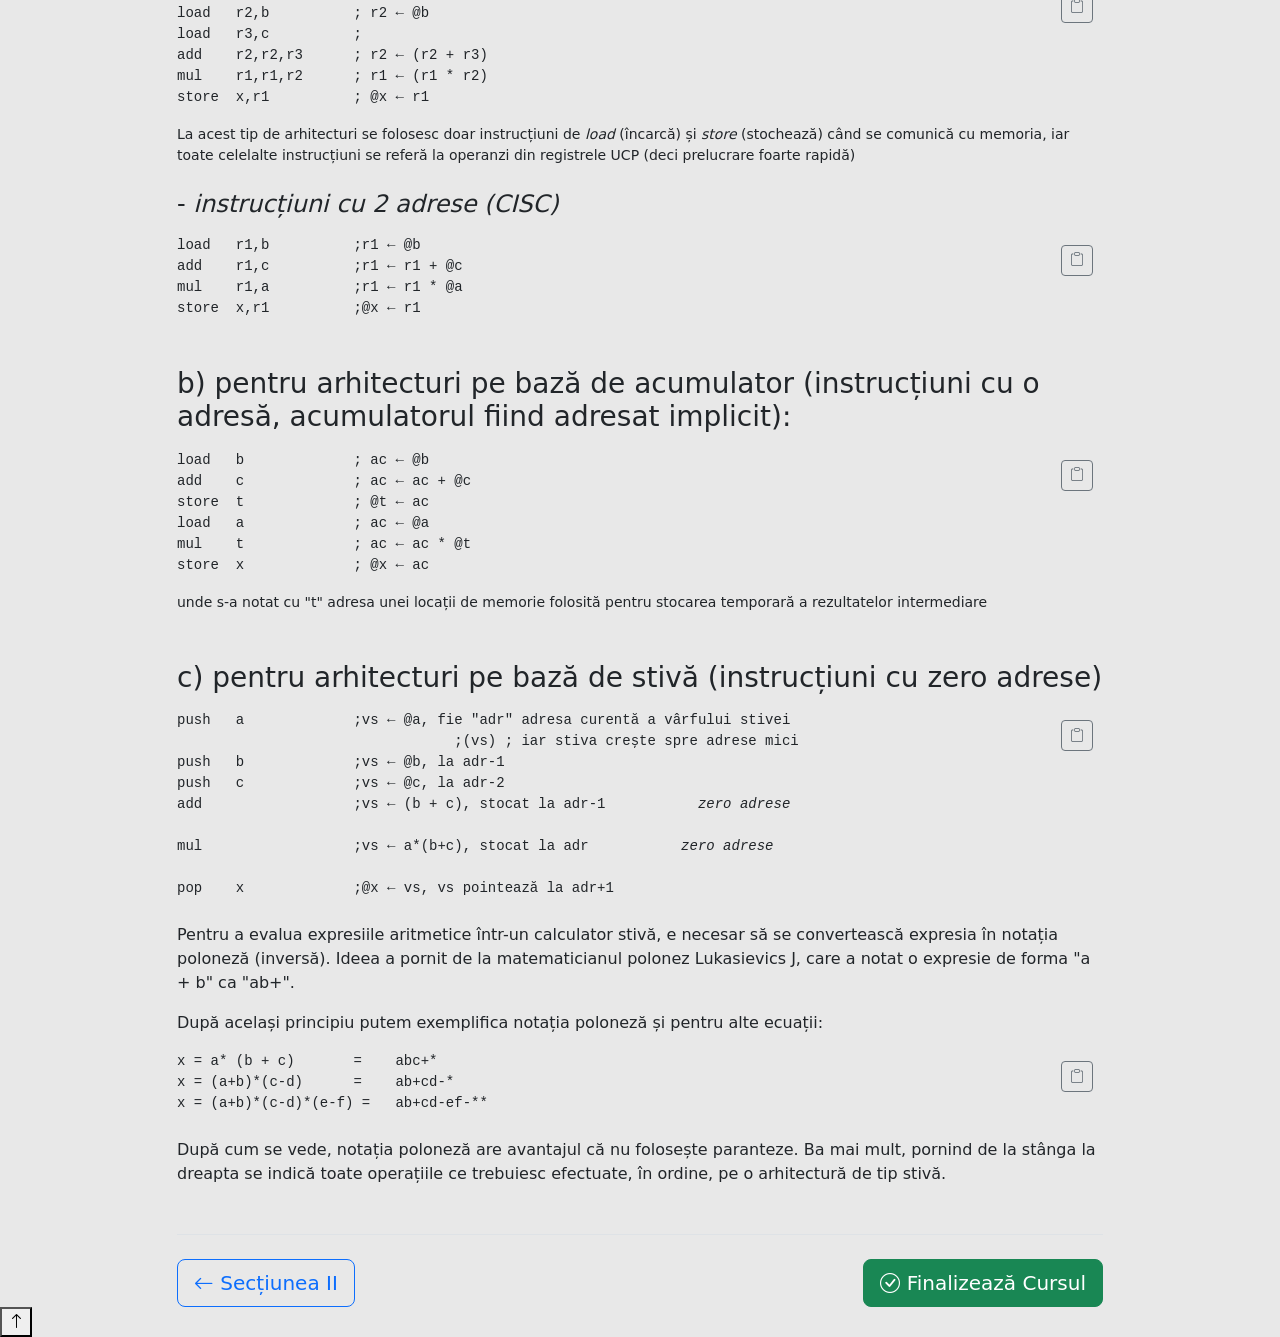
<file: sectiunea3.html>
<!DOCTYPE html>
<html lang="ro">
<head>
    <meta charset="UTF-8">
    <meta name="viewport" content="width=device-width, initial-scale=1.0">
    <title>Secțiunea III - Interdependența set de instrucțiuni</title>
    <link href="https://cdn.jsdelivr.net/npm/bootstrap@5.3.2/dist/css/bootstrap.min.css" rel="stylesheet">
    <link rel="stylesheet" href="https://cdn.jsdelivr.net/npm/bootstrap-icons@1.11.3/font/bootstrap-icons.min.css">
    <link rel="stylesheet" href="css/style.css">
</head>
<body>
    <!-- Navigation -->
    <nav class="navbar navbar-expand-lg navbar-light fixed-top">
        <div class="container">
            <a class="navbar-brand" href="index.html">
                <i class="bi bi-mortarboard-fill"></i> Curs 7 - ASI
            </a>
            <button class="navbar-toggler" type="button" data-bs-toggle="collapse" data-bs-target="#navbarNav">
                <span class="navbar-toggler-icon"></span>
            </button>
            <div class="collapse navbar-collapse" id="navbarNav">
                <ul class="navbar-nav ms-auto">
                    <li class="nav-item">
                        <a class="nav-link" href="index.html">Acasă</a>
                    </li>
                    <li class="nav-item">
                        <a class="nav-link" href="sectiunea1.html">Secțiunea I</a>
                    </li>
                    <li class="nav-item">
                        <a class="nav-link" href="sectiunea2.html">Secțiunea II</a>
                    </li>
                    <li class="nav-item">
                        <a class="nav-link active" href="sectiunea3.html">Secțiunea III</a>
                    </li>
                </ul>
            </div>
        </div>
    </nav>

    <!-- Progress Indicator -->
    <div class="progress-indicator">
        <div class="progress-bar-indicator" style="width: 100%"></div>
    </div>

    <!-- Main Content -->
    <div class="content-page">
        <div class="container">
            <div class="row">
                <div class="col-lg-10 mx-auto">
                    <!-- Breadcrumb -->
                    <nav aria-label="breadcrumb" class="mt-4 mb-3">
                        <ol class="breadcrumb">
                            <li class="breadcrumb-item"><a href="index.html">Acasă</a></li>
                            <li class="breadcrumb-item active">Secțiunea III</li>
                        </ol>
                    </nav>

                    <!-- Content Wrapper -->
                    <div class="content-wrapper fade-in-up">
                        <!-- Section Title -->
                        <div class="content-section">
                        <h1 class="display-4 mb-4">III. INTERDEPENDENȚA<br>SET DE INSTRUCȚIUNI - ORGANIZARE INTERNĂ A PROCESORULUI</h1>

                        <p class="mt-4">
                            O sursă de controverse începând de la prima generație de calculatoare a fost: câte <em>adrese explicite</em> pentru operanzi să includă o instrucțiune? Cu cât sunt mai puține adrese cu atât e mai scurtă instrucțiunea. Dar limitând numărul de adrese se limitează domeniul de funcții pe care fiecare instrucțiune le poate realiza. În general, mai puține adrese înseamnă mai multe instrucțiuni primitive și deci programe mai lungi pentru o anumită sarcină de rezolvat.
                        </p>

                        <p>
                            În timp ce necesitățile de stocare în memorie pentru instrucțiuni mai scurte și programe mai lungi tind să se echilibreze cu instrucțiunile lungi și programe scurte, programe mai lungi cer un timp mai lung de execuție. Pe de altă parte, instrucțiunile lungi, cu adrese multiple, cer de obicei circuite mai complexe pentru decodare și prelucrare. De multe ori procesoarele sunt clasificate după numărul maxim de adrese de memorie principală în câmpurile instrucțiunilor lor. Calculatoarele conținând un număr diferit de adrese au în general instrucțiuni de lungimi diferite. Instrucțiunile cu doi operanzi necesită cel mult trei adrese. De exemplu, pentru o operație de adunare, simbolizată prin mnemonica "add" pot fi implementate instrucțiuni cu minim 0 și maxim 3 operanzi, așa cum se observă în tabelul 4.1.
                        </p>

                        <h3 class="mt-5">Tabelul 4.1. Formate de instrucțiuni</h3>
                        <div class="table-responsive mt-3 mb-5">
                            <table class="table table-bordered">
                                <thead class="table-light">
                                    <tr>
                                        <th>Număr<br>adrese</th>
                                        <th>Format<br>instrucțiune</th>
                                        <th>Comentariu</th>
                                    </tr>
                                </thead>
                                <tbody>
                                    <tr>
                                        <td class="text-center"><strong>3</strong></td>
                                        <td><code>add x,y</code></td>
                                        <td>; z = x-y , unde x,y,z, sunt locații de memorie, nume de registre, sau date imediate</td>
                                    </tr>
                                    <tr>
                                        <td class="text-center"><strong>2</strong></td>
                                        <td><code>add x,y</code></td>
                                        <td>; x = x+y sau Ac ← x+y, în funcție de procesor (Ac = registru acumulator)</td>
                                    </tr>
                                    <tr>
                                        <td class="text-center"><strong>1</strong></td>
                                        <td><code>add x</code></td>
                                        <td>; Ac = Ac+x</td>
                                    </tr>
                                    <tr>
                                        <td class="text-center"><strong>0</strong></td>
                                        <td><code>add</code></td>
                                        <td>; adună primele două articole din vârful stivei și ; stochează rezultatul în noul vârf al stivei</td>
                                    </tr>
                                </tbody>
                            </table>
                        </div>

                        <p>
                            Numărul de câmpuri de adresă în formatul instrucțiunii unui procesor depinde organizarea internă a registrelor sale, dar în același timp influențează modul în care este proiectat procesorul ca organizare, dîn punctul de vedere al registrelor interne. Numărul de adrese poate fi diferit, de la instrucțiune la instrucțiune la același procesor. De exemplu instrucțiunea de scădere poate avea trei adrese de operanzi (doi sursă și unul destinație), iar instrucțiunea de complementare poate avea un singur operand (registrul sursă este și destinație).
                        </p>

                        <p class="mt-4">
                            Conform legăturii dintre organizarea UCP și numărul de adrese pe instrucțiune, vom putea încadra cele mai multe procesoare într-una din următoarele trei categorii:
                        </p>

                        <ol class="mt-3">
                            <li class="mb-3">
                                <strong><em>organizare pe bază de registru acumulator (Ac)</em></strong> la care pentru majoritatea operațiilor unui dintre operanzi se găsește implicit în acumulator. De asemenea rezultatul operației se acumulează în acest registru cu funcție specială
                            </li>
                            <li class="mb-3">
                                <strong><em>organizare pe bază de registre de utilizare generală (RG)</em></strong>. La acest tip de organizare operanzii sunt explicit localizați în registre, fie în registrele din localiile memoriei principale
                            </li>
                            <li class="mb-3">
                                <strong><em>organizare de tip stivă (ST)</em></strong> la care operanzii se găsesc implicit în vârful stivei și tot aici se stochează rezultatul. Există unele procesoare de tip stivă care folosesc două stive: una pentru operații asupra datelor și alta pentru operații asupra adreselor.
                            </li>
                        </ol>

                        <h3 class="mt-5">Tabelul 4.2. Exemple de instrucțiuni</h3>
                        <div class="table-responsive mt-3 mb-5">
                            <table class="table table-bordered">
                                <thead class="table-light">
                                    <tr>
                                        <th>Tip<br>Arhitectură</th>
                                        <th>Instrucțiuni</th>
                                        <th>Comentarii</th>
                                    </tr>
                                </thead>
                                <tbody>
                                    <tr>
                                        <td class="text-center"><strong>Ac</strong></td>
                                        <td><code>add x</code></td>
                                        <td>;Ac ← Ac + x sau Ac ← Ac + @x<br>adună la acumulator conținutul registrului x sau al memoriei de la adresa dată de x</td>
                                    </tr>
                                    <tr>
                                        <td class="text-center"><strong>RG</strong></td>
                                        <td><code>add r1,r2,r3<br>add r1,r2<br>mov r1,r2<br>add r1,x</code></td>
                                        <td>; r1 ← r2 + r3<br>; r1 ← r1 + r2 sau r2 ← r1 + r2<br>; r1 ← r2 sau invers<br>; r1 ← r1 + @x</td>
                                    </tr>
                                    <tr>
                                        <td class="text-center"><strong>ST</strong></td>
                                        <td><code>push x<br>add</code></td>
                                        <td>;trimite cuvântul de adresă x în vârful stivei,<br>;VS ← @x<br>;aduce primele 2 articole din stivă, le adună și ;<br>stochează rezultatul în stivă</td>
                                    </tr>
                                </tbody>
                            </table>
                        </div>

                        <p>
                            Fiecare dintre cele trei tipuri de arhitecturi au avantaje și dezavantaje. Astfel arhitecturile pe bază de acumulator conduc la programe scurte, pentru că acumulatorul este referit ca registru <em>implicit</em> la multe dintre instrucțiunile mașinii. Conduce și la o densitate relativ mare a codului (programelor) stocate în memorie, dar acumulatorul constituie un puternic factor de limitare al vitezei de lucru al procesorului. Mașinile pe bază de registre de uz general prezintă avantaje din punctul de vedere al ușurinței generării codului de către programe compilatoare. Dacă au și fi existat aceste registre, foarte multe din rezultatele intermediare ar fi trebuit stocate în memoria principală ceea ce ar fi micșorat viteza de prelucrare. Dezavantajul arhitecturilor de tip stivă este că lungimea instrucțiunilor pe baza notației inverse (notația "poloneză" - vezi exemplul de mai jos). Această concluzie și la instrucțiuni cu lungime foarte redusă. Dar plecâte o stivă este mai dificil de adresat în mod aleator, iar codul rezultat este relativ ineficient. Stiva introduce și o testare în viteză, dar aceea ași tip de arhitectură este rău implementat în procesoare de uz general.
                        </p>

                        <p class="mt-4">
                            În tabelul 4.2. se prezintă câteva exemple de instrucțiuni pentru cele trei tipuri de arhitecturi. Multe calculatoare pot fi încadrate în cele 3 categorii de mai sus, dar cele mai multe combină caracteristici din mai multe moduri de organizare.
                        </p>

                        <p>
                            Pentru a ilustra influența numărului de adrese în programele executate de procesor vom evalua egalitatea:
                        </p>

                        <div class="text-center my-4">
                            <h4><em>x = a×(b + c)</em></h4>
                            <p class="text-muted">(4.1)</p>
                        </div>

                        <p>
                            utilizând exemple de instrucțiuni cu 0, 1, 2, și 3 adrese. Vom folosi simbolurile (mnemonicele):
                        </p>

                        <ul class="mt-3 mb-4">
                            <li><strong>add, mul,</strong> - pentru operațiile aritmetice elementare de adunare și înmulțire</li>
                            <li><strong>load, store</strong> - transfer de la memorie spre/dinspre registre</li>
                            <li><strong>push, pop</strong> - inserare respectiv extragere din stivă.</li>
                            <li><strong>ri#</strong> - registre interne ale UCP, unde # este un indice</li>
                        </ul>

                        <p>
                            Presupunem că operanzii a, b și c din relația (4.1) sunt stocați în memorie, în locațiile de adrese a, b, c, iar rezultatul se va introduce la adresa x în memorie.
                        </p>

                        <h3 class="mt-5">a) pentru arhitecturi pe bază de registre de uz general:</h3>

                        <h4 class="mt-4">- <em>instrucțiuni cu 3 adrese care pot efectua operații aritmetice sau logice cu operanzi din memorie (CISC):</em></h4>

                        <div class="code-block mt-3 mb-3">
                            <pre><code>add    r1,b,c        ;r1 ← @b + @c
mul    x,r1,a        ;@x ← r1 * @a</code></pre>
                        </div>

                        <p class="small">
                            Se observă că acest format poate utiliza fiecare câmp de adresă operand pentru a specifica un operand dintr-un registru sau din memorie. Deși programul este foarte scurt, el conține instrucțiuni cu format de lungime mare și se desfășoară relativ lent. Astfel la prima instrucțiune se fac două accesări în memorie pentru citirea operanzilor b și c. La fel pentru a doua instrucțiune sunt necesare două accesări succesive la memorie (operand și rezultat).
                        </p>

                        <h4 class="mt-4">- <em>instrucțiuni cu 3 adrese (RISC);</em></h4>

                        <div class="code-block mt-3 mb-3">
                            <pre><code>load   r1,a          ; r1 ← @a
load   r2,b          ; r2 ← @b
load   r3,c          ;
add    r2,r2,r3      ; r2 ← (r2 + r3)
mul    r1,r1,r2      ; r1 ← (r1 * r2)
store  x,r1          ; @x ← r1</code></pre>
                        </div>

                        <p class="small">
                            La acest tip de arhitecturi se folosesc doar instrucțiuni de <em>load</em> (încarcă) și <em>store</em> (stochează) când se comunică cu memoria, iar toate celelalte instrucțiuni se referă la operanzi din registrele UCP (deci prelucrare foarte rapidă)
                        </p>

                        <h4 class="mt-4">- <em>instrucțiuni cu 2 adrese (CISC)</em></h4>

                        <div class="code-block mt-3 mb-3">
                            <pre><code>load   r1,b          ;r1 ← @b
add    r1,c          ;r1 ← r1 + @c
mul    r1,a          ;r1 ← r1 * @a
store  x,r1          ;@x ← r1</code></pre>
                        </div>

                        <h3 class="mt-5">b) pentru arhitecturi pe bază de acumulator (instrucțiuni cu o adresă, acumulatorul fiind adresat implicit):</h3>

                        <div class="code-block mt-3 mb-3">
                            <pre><code>load   b             ; ac ← @b
add    c             ; ac ← ac + @c
store  t             ; @t ← ac
load   a             ; ac ← @a
mul    t             ; ac ← ac * @t
store  x             ; @x ← ac</code></pre>
                        </div>

                        <p class="small">
                            unde s-a notat cu "t" adresa unei locații de memorie folosită pentru stocarea temporară a rezultatelor intermediare
                        </p>

                        <h3 class="mt-5">c) pentru arhitecturi pe bază de stivă (instrucțiuni cu zero adrese)</h3>

                        <div class="code-block mt-3 mb-4">
                            <pre><code>push   a             ;vs ← @a, fie "adr" adresa curentă a vârfului stivei
                                 ;(vs) ; iar stiva crește spre adrese mici
push   b             ;vs ← @b, la adr-1
push   c             ;vs ← @c, la adr-2
add                  ;vs ← (b + c), stocat la adr-1           <em>zero adrese</em>

mul                  ;vs ← a*(b+c), stocat la adr           <em>zero adrese</em>

pop    x             ;@x ← vs, vs pointează la adr+1</code></pre>
                        </div>

                        <p>
                            Pentru a evalua expresiile aritmetice într-un calculator stivă, e necesar să se convertească expresia în notația poloneză (inversă). Ideea a pornit de la matematicianul polonez Lukasievics J, care a notat o expresie de forma "a + b" ca "ab+".
                        </p>

                        <p class="mt-3">
                            După același principiu putem exemplifica notația poloneză și pentru alte ecuații:
                        </p>

                        <div class="code-block mt-3 mb-4">
                            <pre><code>x = a* (b + c)       =    abc+*
x = (a+b)*(c-d)      =    ab+cd-*
x = (a+b)*(c-d)*(e-f) =   ab+cd-ef-**</code></pre>
                        </div>

                        <p>
                            După cum se vede, notația poloneză are avantajul că nu folosește paranteze. Ba mai mult, pornind de la stânga la dreapta se indică toate operațiile ce trebuiesc efectuate, în ordine, pe o arhitectură de tip stivă.
                        </p>

                        <!-- Navigation Buttons -->
                        <div class="d-flex justify-content-between align-items-center mt-5 pt-4 border-top">
                            <a href="sectiunea2.html" class="btn btn-outline-primary btn-lg">
                                <i class="bi bi-arrow-left"></i> Secțiunea II
                            </a>
                            <a href="index.html" class="btn btn-success btn-lg">
                                <i class="bi bi-check-circle"></i> Finalizează Cursul
                            </a>
                        </div>
                        </div>
                    </div>
                </div>
            </div>
        </div>
    </div>

    <!-- Back to Top Button -->
    <button class="back-to-top" id="backToTop">
        <i class="bi bi-arrow-up"></i>
    </button>

    <script src="https://cdn.jsdelivr.net/npm/bootstrap@5.3.2/dist/js/bootstrap.bundle.min.js"></script>
    <script src="js/main.js"></script>
</body>
</html>
</file>
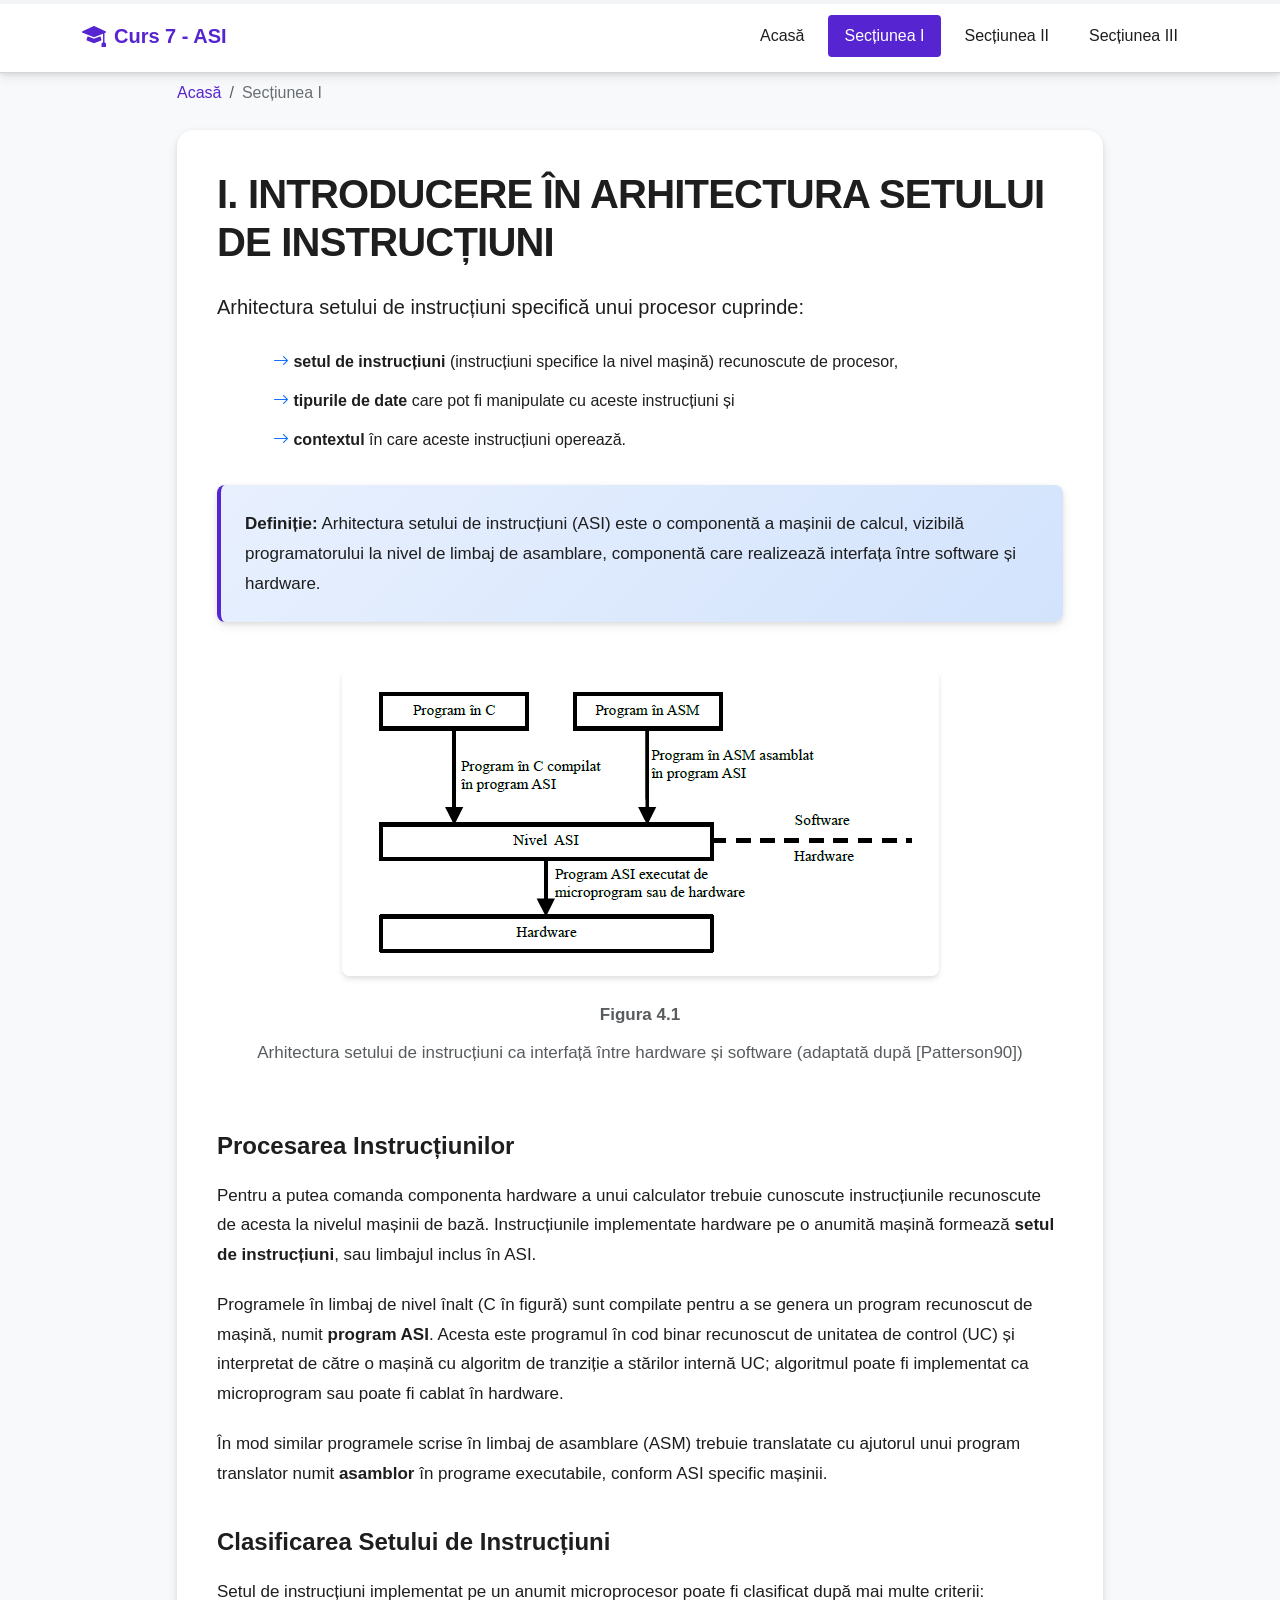
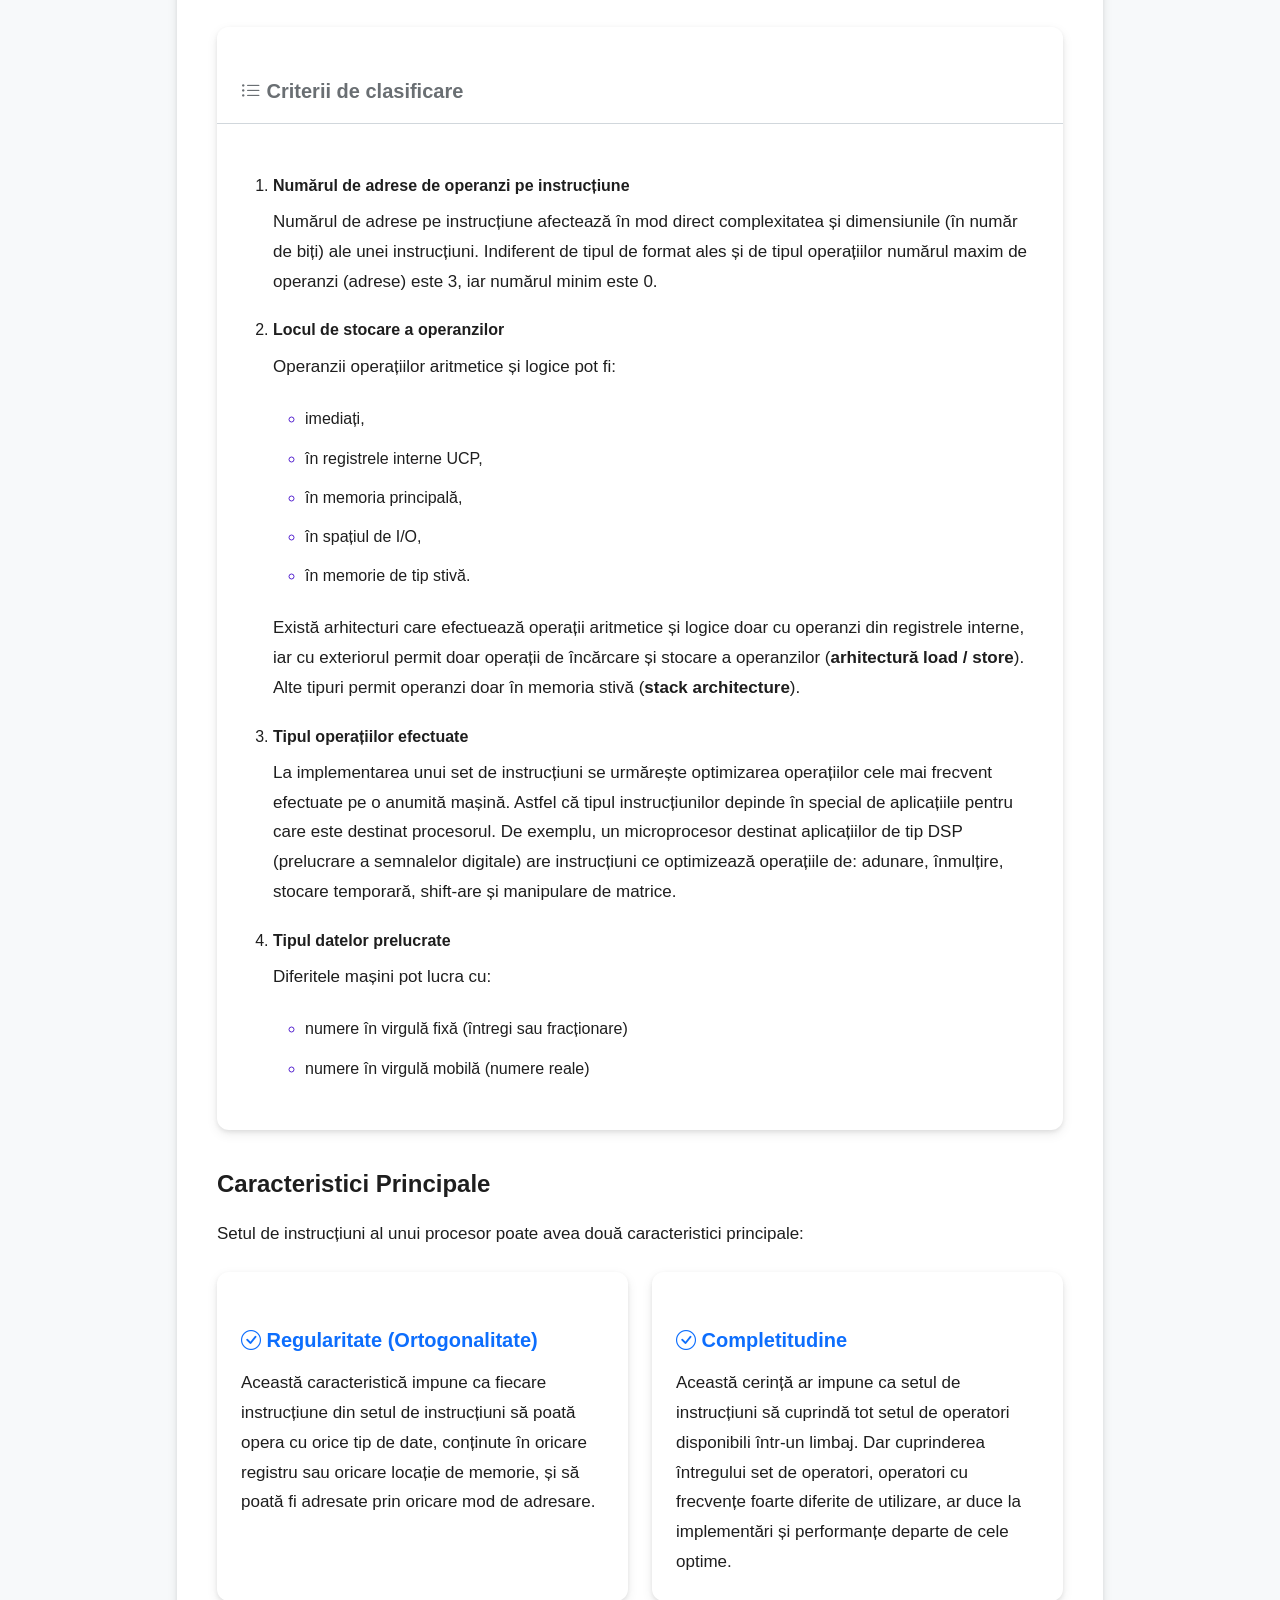
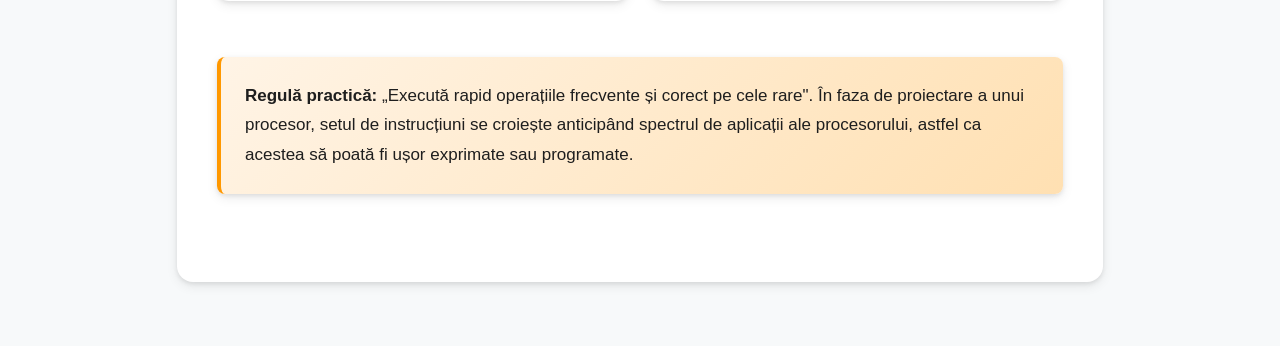
<file: files/sectiunea1.html>
<!DOCTYPE html>
<html lang="ro">
<head>
    <meta charset="UTF-8">
    <meta name="viewport" content="width=device-width, initial-scale=1.0">
    <title>Secțiunea I - Introducere în arhitectura setului de instrucțiuni</title>
    <link href="https://cdn.jsdelivr.net/npm/bootstrap@5.3.2/dist/css/bootstrap.min.css" rel="stylesheet">
    <link rel="stylesheet" href="https://cdn.jsdelivr.net/npm/bootstrap-icons@1.11.3/font/bootstrap-icons.min.css">
    <link rel="stylesheet" href="css/style.css">
</head>
<body>
    <!-- Navigation -->
    <nav class="navbar navbar-expand-lg navbar-light fixed-top">
        <div class="container">
            <a class="navbar-brand" href="index.html">
                <i class="bi bi-mortarboard-fill"></i> Curs 7 - ASI
            </a>
            <button class="navbar-toggler" type="button" data-bs-toggle="collapse" data-bs-target="#navbarNav">
                <span class="navbar-toggler-icon"></span>
            </button>
            <div class="collapse navbar-collapse" id="navbarNav">
                <ul class="navbar-nav ms-auto">
                    <li class="nav-item">
                        <a class="nav-link" href="index.html">Acasă</a>
                    </li>
                    <li class="nav-item">
                        <a class="nav-link active" href="sectiunea1.html">Secțiunea I</a>
                    </li>
                    <li class="nav-item">
                        <a class="nav-link" href="sectiunea2.html">Secțiunea II</a>
                    </li>
                    <li class="nav-item">
                        <a class="nav-link" href="sectiunea3.html">Secțiunea III</a>
                    </li>
                </ul>
            </div>
        </div>
    </nav>

    <!-- Progress Indicator -->
    <div class="progress-indicator">
        <div class="progress-bar-indicator" style="width: 33%"></div>
    </div>

    <!-- Main Content -->
    <div class="content-page">
        <div class="container">
            <div class="row">
                <div class="col-lg-10 mx-auto">
                    <!-- Breadcrumb -->
                    <nav aria-label="breadcrumb" class="mt-4 mb-3">
                        <ol class="breadcrumb">
                            <li class="breadcrumb-item"><a href="index.html">Acasă</a></li>
                            <li class="breadcrumb-item active">Secțiunea I</li>
                        </ol>
                    </nav>

                    <!-- Content Wrapper -->
                    <div class="content-wrapper fade-in-up">
                        <!-- Section Title -->
                        <div class="content-section">
                        <h1 class="display-4 mb-4">I. INTRODUCERE ÎN ARHITECTURA SETULUI DE INSTRUCȚIUNI</h1>

                        <p class="lead">
                            Arhitectura setului de instrucțiuni specifică unui procesor cuprinde:
                        </p>

                        <ul class="list-unstyled ms-4">
                            <li><i class="bi bi-arrow-right text-primary"></i> <strong>setul de instrucțiuni</strong> (instrucțiuni specifice la nivel mașină) recunoscute de procesor,</li>
                            <li><i class="bi bi-arrow-right text-primary"></i> <strong>tipurile de date</strong> care pot fi manipulate cu aceste instrucțiuni și</li>
                            <li><i class="bi bi-arrow-right text-primary"></i> <strong>contextul</strong> în care aceste instrucțiuni operează.</li>
                        </ul>

                        <div class="highlight-box">
                            <p class="mb-0">
                                <strong>Definiție:</strong> Arhitectura setului de instrucțiuni (ASI) este o componentă a mașinii de calcul, vizibilă programatorului la nivel de limbaj de asamblare, componentă care realizează interfața între software și hardware.
                            </p>
                        </div>

                        <!-- Image Placeholder -->
                        <div class="image-placeholder">
                            <img src="poza4.1.png" alt="Figura 4.1: Arhitectura setului de instrucțiuni ca interfață între hardware și software" class="img-fluid mb-3">
                            <div>

                                <p class="text-muted mb-2"><strong>Figura 4.1</strong></p>
                                <p class="text-muted">Arhitectura setului de instrucțiuni ca interfață între hardware și software (adaptată după [Patterson90])</p>
                            </div>
                        </div>

                        <h3>Procesarea Instrucțiunilor</h3>
                        <p>
                            Pentru a putea comanda componenta hardware a unui calculator trebuie cunoscute instrucțiunile recunoscute de acesta la nivelul mașinii de bază. Instrucțiunile implementate hardware pe o anumită mașină formează <strong>setul de instrucțiuni</strong>, sau limbajul inclus în ASI.
                        </p>
                        <p>
                            Programele în limbaj de nivel înalt (C în figură) sunt compilate pentru a se genera un program recunoscut de mașină, numit <strong>program ASI</strong>. Acesta este programul în cod binar recunoscut de unitatea de control (UC) și interpretat de către o mașină cu algoritm de tranziție a stărilor internă UC; algoritmul poate fi implementat ca microprogram sau poate fi cablat în hardware.
                        </p>
                        <p>
                            În mod similar programele scrise în limbaj de asamblare (ASM) trebuie translatate cu ajutorul unui program translator numit <strong>asamblor</strong> în programe executabile, conform ASI specific mașinii.
                        </p>

                        <h3>Clasificarea Setului de Instrucțiuni</h3>
                        <p>
                            Setul de instrucțiuni implementat pe un anumit microprocesor poate fi clasificat după mai multe criterii:
                        </p>

                        <div class="card mb-4">
                            <div class="card-header text-white">
                                <h4 class="mb-0"><i class="bi bi-list-ul"></i> Criterii de clasificare</h4>
                            </div>
                            <div class="card-body">
                                <ol>
                                    <li>
                                        <strong>Numărul de adrese de operanzi pe instrucțiune</strong>
                                        <p class="mt-2">
                                            Numărul de adrese pe instrucțiune afectează în mod direct complexitatea și dimensiunile (în număr de biți) ale unei instrucțiuni. Indiferent de tipul de format ales și de tipul operațiilor numărul maxim de operanzi (adrese) este 3, iar numărul minim este 0.
                                        </p>
                                    </li>
                                    <li>
                                        <strong>Locul de stocare a operanzilor</strong>
                                        <p class="mt-2">
                                            Operanzii operațiilor aritmetice și logice pot fi:
                                        </p>
                                        <ul>
                                            <li>imediați,</li>
                                            <li>în registrele interne UCP,</li>
                                            <li>în memoria principală,</li>
                                            <li>în spațiul de I/O,</li>
                                            <li>în memorie de tip stivă.</li>
                                        </ul>
                                        <p class="mt-2">
                                            Există arhitecturi care efectuează operații aritmetice și logice doar cu operanzi din registrele interne, iar cu exteriorul permit doar operații de încărcare și stocare a operanzilor (<strong>arhitectură load / store</strong>). Alte tipuri permit operanzi doar în memoria stivă (<strong>stack architecture</strong>).
                                        </p>
                                    </li>
                                    <li>
                                        <strong>Tipul operațiilor efectuate</strong>
                                        <p class="mt-2">
                                            La implementarea unui set de instrucțiuni se urmărește optimizarea operațiilor cele mai frecvent efectuate pe o anumită mașină. Astfel că tipul instrucțiunilor depinde în special de aplicațiile pentru care este destinat procesorul. De exemplu, un microprocesor destinat aplicațiilor de tip DSP (prelucrare a semnalelor digitale) are instrucțiuni ce optimizează operațiile de: adunare, înmulțire, stocare temporară, shift-are și manipulare de matrice.
                                        </p>
                                    </li>
                                    <li>
                                        <strong>Tipul datelor prelucrate</strong>
                                        <p class="mt-2">
                                            Diferitele mașini pot lucra cu:
                                        </p>
                                        <ul>
                                            <li>numere în virgulă fixă (întregi sau fracționare)</li>
                                            <li>numere în virgulă mobilă (numere reale)</li>
                                        </ul>
                                    </li>
                                </ol>
                            </div>
                        </div>

                        <h3>Caracteristici Principale</h3>
                        <p>
                            Setul de instrucțiuni al unui procesor poate avea două caracteristici principale:
                        </p>

                        <div class="row mt-4">
                            <div class="col-md-6 mb-4">
                                <div class="card h-100">
                                    <div class="card-body">
                                        <h4 class="card-title text-primary">
                                            <i class="bi bi-check-circle"></i> Regularitate (Ortogonalitate)
                                        </h4>
                                        <p class="card-text">
                                            Această caracteristică impune ca fiecare instrucțiune din setul de instrucțiuni să poată opera cu orice tip de date, conținute în oricare registru sau oricare locație de memorie, și să poată fi adresate prin oricare mod de adresare.
                                        </p>
                                    </div>
                                </div>
                            </div>
                            <div class="col-md-6 mb-4">
                                <div class="card h-100">
                                    <div class="card-body">
                                        <h4 class="card-title text-primary">
                                            <i class="bi bi-check-circle"></i> Completitudine
                                        </h4>
                                        <p class="card-text">
                                            Această cerință ar impune ca setul de instrucțiuni să cuprindă tot setul de operatori disponibili într-un limbaj. Dar cuprinderea întregului set de operatori, operatori cu frecvențe foarte diferite de utilizare, ar duce la implementări și performanțe departe de cele optime.
                                        </p>
                                    </div>
                                </div>
                            </div>
                        </div>

                        <div class="highlight-box warning">
                            <p class="mb-0">
                                <strong>Regulă practică:</strong> „Execută rapid operațiile frecvente și corect pe cele rare". În faza de proiectare a unui procesor, setul de instrucțiuni se croiește anticipând spectrul de aplicații ale procesorului, astfel ca acestea să poată fi ușor exprimate sau programate.
                            </p>
                        </div>

                        <!-- Navigation Buttons -->
                        <!-- <div class="d-flex justify-content-between align-items-center mt-5 pt-4 border-top">
                            <a href="index.html" class="btn btn-outline-primary btn-lg">
                                <i class="bi bi-arrow-left"></i> Înapoi la Acasă
                            </a>
                            <a href="sectiunea2.html" class="btn btn-primary btn-lg">
                                Următoarea Secțiune <i class="bi bi-arrow-right"></i>
                            </a>
                        </div> -->
                        </div>
                    </div>
                </div>
            </div>
        </div>
    </div>

    <!-- Back to Top Button -->
    <button class="back-to-top" id="backToTop">
        <i class="bi bi-arrow-up"></i>
    </button>


    <script src="https://cdn.jsdelivr.net/npm/bootstrap@5.3.2/dist/js/bootstrap.bundle.min.js"></script>
    <script src="js/main.js"></script>
</body>
</html>
</file>
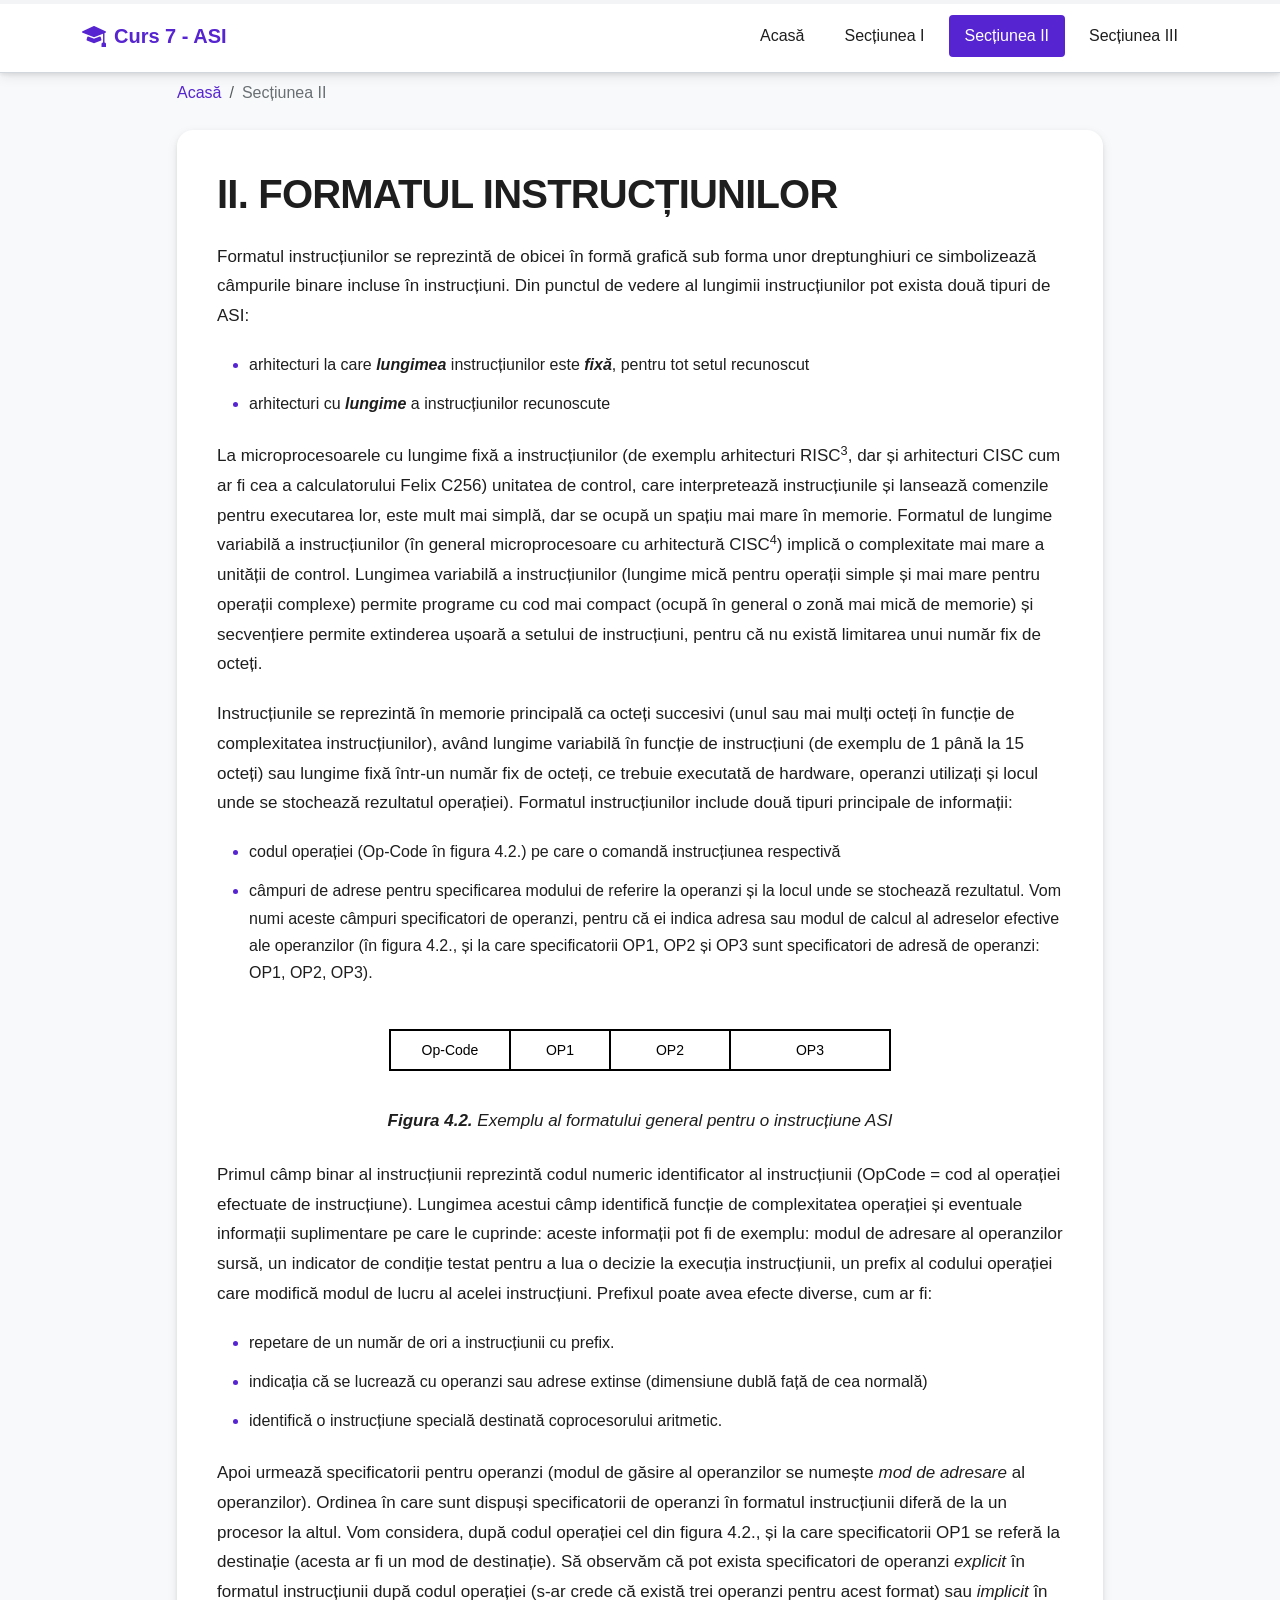
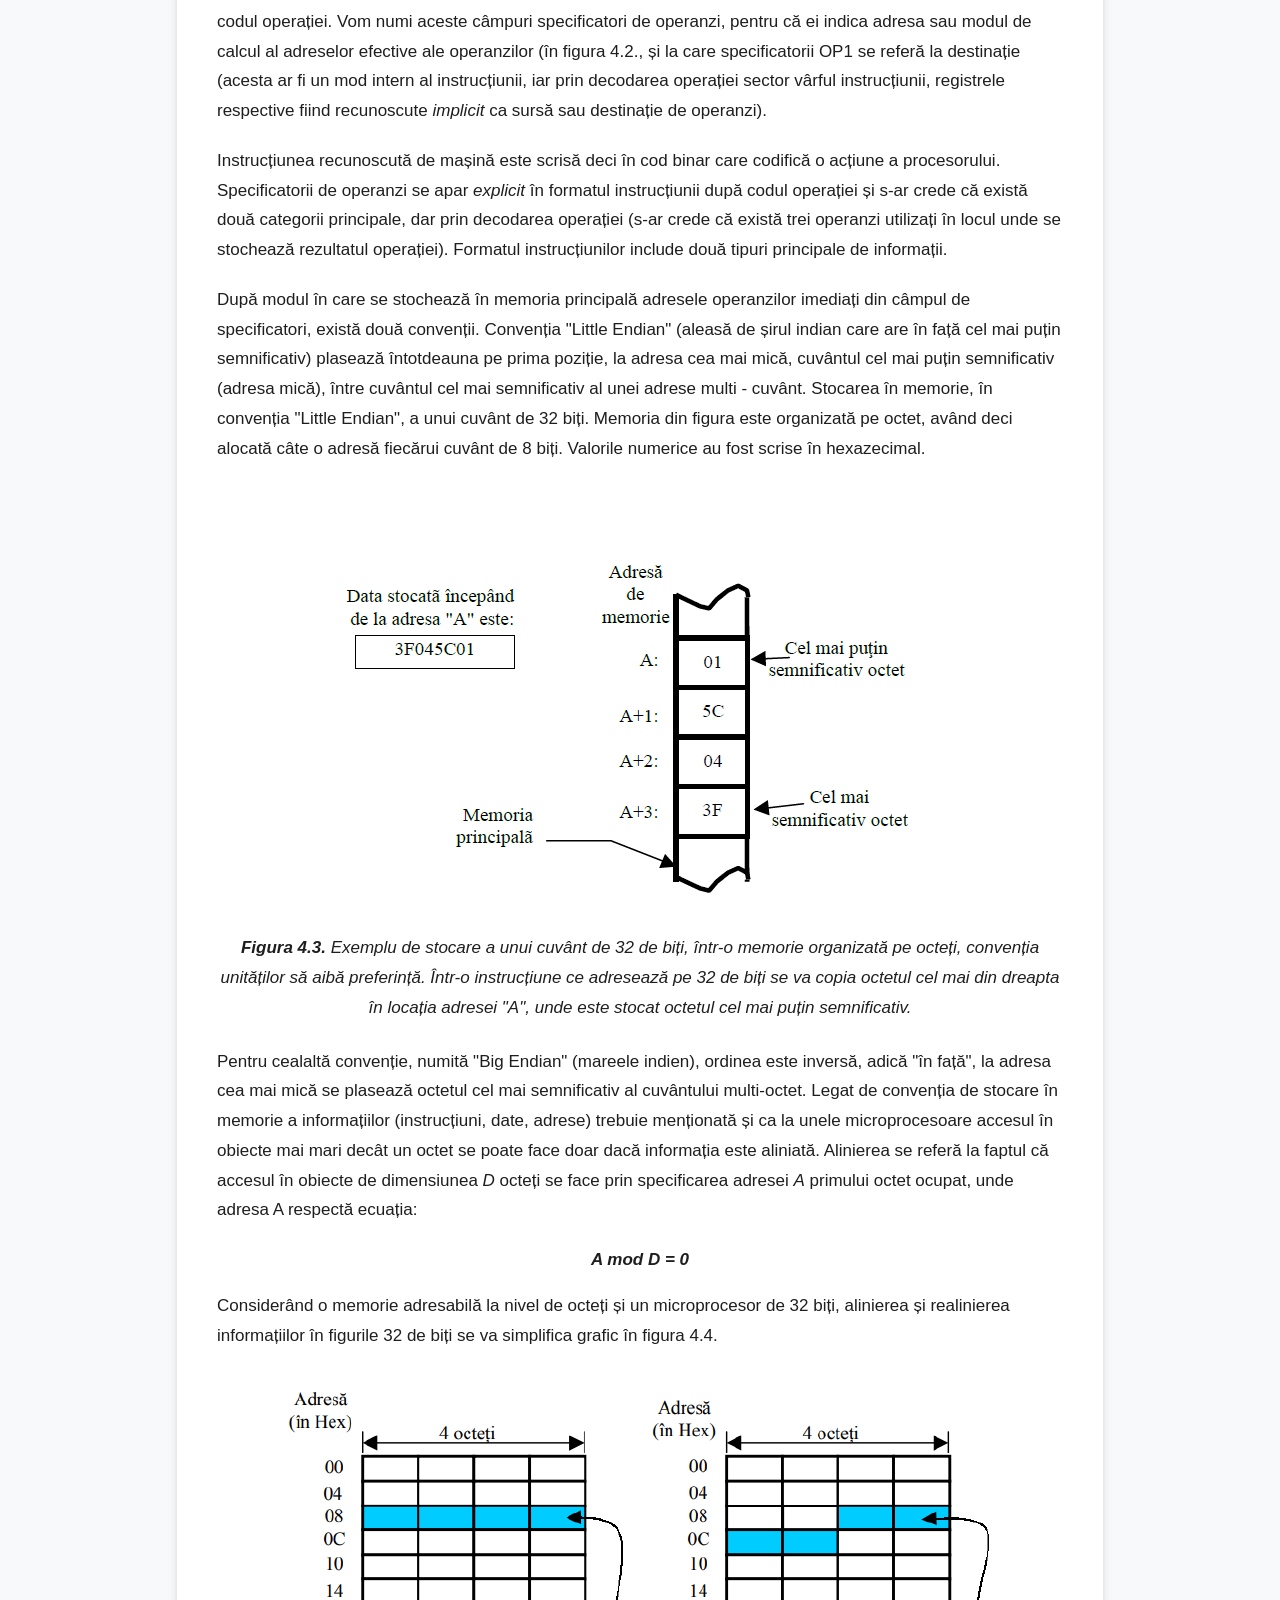
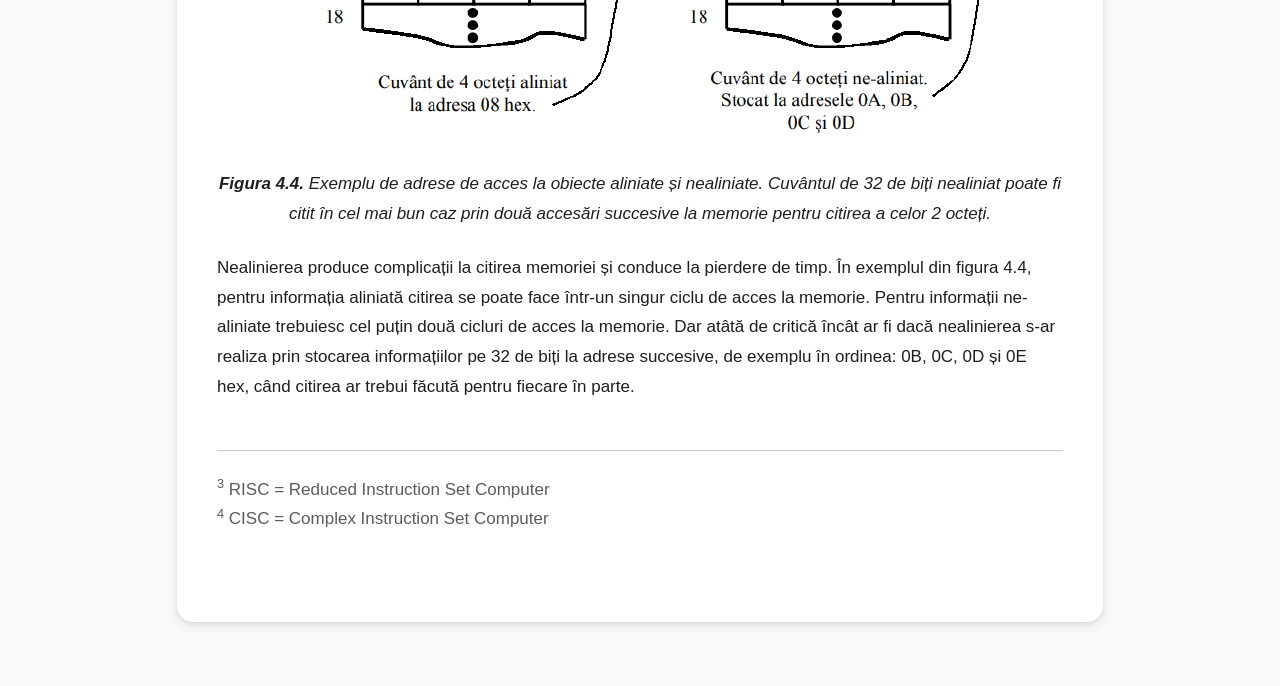
<file: files/sectiunea2.html>
<!DOCTYPE html>
<html lang="ro">
<head>
    <meta charset="UTF-8">
    <meta name="viewport" content="width=device-width, initial-scale=1.0">
    <title>Secțiunea II - Formatul instrucțiunilor</title>
    <link href="https://cdn.jsdelivr.net/npm/bootstrap@5.3.2/dist/css/bootstrap.min.css" rel="stylesheet">
    <link rel="stylesheet" href="https://cdn.jsdelivr.net/npm/bootstrap-icons@1.11.3/font/bootstrap-icons.min.css">
    <link rel="stylesheet" href="css/style.css">
</head>
<body>
    <!-- Navigation -->
    <nav class="navbar navbar-expand-lg navbar-light fixed-top">
        <div class="container">
            <a class="navbar-brand" href="index.html">
                <i class="bi bi-mortarboard-fill"></i> Curs 7 - ASI
            </a>
            <button class="navbar-toggler" type="button" data-bs-toggle="collapse" data-bs-target="#navbarNav">
                <span class="navbar-toggler-icon"></span>
            </button>
            <div class="collapse navbar-collapse" id="navbarNav">
                <ul class="navbar-nav ms-auto">
                    <li class="nav-item">
                        <a class="nav-link" href="index.html">Acasă</a>
                    </li>
                    <li class="nav-item">
                        <a class="nav-link" href="sectiunea1.html">Secțiunea I</a>
                    </li>
                    <li class="nav-item">
                        <a class="nav-link active" href="sectiunea2.html">Secțiunea II</a>
                    </li>
                    <li class="nav-item">
                        <a class="nav-link" href="sectiunea3.html">Secțiunea III</a>
                    </li>
                </ul>
            </div>
        </div>
    </nav>

    <!-- Progress Indicator -->
    <div class="progress-indicator">
        <div class="progress-bar-indicator" style="width: 66%"></div>
    </div>

    <!-- Main Content -->
    <div class="content-page">
        <div class="container">
            <div class="row">
                <div class="col-lg-10 mx-auto">
                    <!-- Breadcrumb -->
                    <nav aria-label="breadcrumb" class="mt-4 mb-3">
                        <ol class="breadcrumb">
                            <li class="breadcrumb-item"><a href="index.html">Acasă</a></li>
                            <li class="breadcrumb-item active">Secțiunea II</li>
                        </ol>
                    </nav>

                    <!-- Content Wrapper -->
                    <div class="content-wrapper fade-in-up">
                        <!-- Section Title -->
                        <div class="content-section">
                        
                        <!-- Secțiunea II - Formatul Instrucțiunilor -->
                        <h1 class="display-4 mb-4">II. FORMATUL INSTRUCȚIUNILOR</h1>

                        <p>
                            Formatul instrucțiunilor se reprezintă de obicei în formă grafică sub forma unor dreptunghiuri ce simbolizează câmpurile binare incluse în instrucțiuni. Din punctul de vedere al lungimii instrucțiunilor pot exista două tipuri de ASI:
                        </p>

                        <ul class="mt-3">
                            <li>arhitecturi la care <strong><em>lungimea</em></strong> instrucțiunilor este <strong><em>fixă</em></strong>, pentru tot setul recunoscut</li>
                            <li>arhitecturi cu <strong><em>lungime</em></strong> a instrucțiunilor recunoscute</li>
                        </ul>

                        <p class="mt-3">
                            La microprocesoarele cu lungime fixă a instrucțiunilor (de exemplu arhitecturi RISC<sup>3</sup>, dar și arhitecturi CISC cum ar fi cea a calculatorului Felix C256) unitatea de control, care interpretează instrucțiunile și lansează comenzile pentru executarea lor, este mult mai simplă, dar se ocupă un spațiu mai mare în memorie. Formatul de lungime variabilă a instrucțiunilor (în general microprocesoare cu arhitectură CISC<sup>4</sup>) implică o complexitate mai mare a unității de control. Lungimea variabilă a instrucțiunilor (lungime mică pentru operații simple și mai mare pentru operații complexe) permite programe cu cod mai compact (ocupă în general o zonă mai mică de memorie) și secvențiere permite extinderea ușoară a setului de instrucțiuni, pentru că nu există limitarea unui număr fix de octeți.
                        </p>

                        <p>
                            Instrucțiunile se reprezintă în memorie principală ca octeți succesivi (unul sau mai mulți octeți în funcție de complexitatea instrucțiunilor), având lungime variabilă în funcție de instrucțiuni (de exemplu de 1 până la 15 octeți) sau lungime fixă într-un număr fix de octeți, ce trebuie executată de hardware, operanzi utilizați și locul unde se stochează rezultatul operației). Formatul instrucțiunilor include două tipuri principale de informații:
                        </p>

                        <ul class="mt-3">
                            <li>codul operației (Op-Code în figura 4.2.) pe care o comandă instrucțiunea respectivă</li>
                            <li>câmpuri de adrese pentru specificarea modului de referire la operanzi și la locul unde se stochează rezultatul. Vom numi aceste câmpuri specificatori de operanzi, pentru că ei indica adresa sau modul de calcul al adreselor efective ale operanzilor (în figura 4.2., și la care specificatorii OP1, OP2 și OP3 sunt specificatori de adresă de operanzi: OP1, OP2, OP3).</li>
                        </ul>

                        <div class="text-center mb-3 mt-4">
                            <svg width="600" height="80" xmlns="http://www.w3.org/2000/svg">
                                <!-- Op-Code -->
                                <rect x="50" y="20" width="120" height="40" fill="white" stroke="black" stroke-width="2"/>
                                <text x="110" y="45" text-anchor="middle" font-family="Arial" font-size="14">Op-Code</text>
                                
                                <!-- OP1 -->
                                <rect x="170" y="20" width="100" height="40" fill="white" stroke="black" stroke-width="2"/>
                                <text x="220" y="45" text-anchor="middle" font-family="Arial" font-size="14">OP1</text>
                                
                                <!-- OP2 -->
                                <rect x="270" y="20" width="120" height="40" fill="white" stroke="black" stroke-width="2"/>
                                <text x="330" y="45" text-anchor="middle" font-family="Arial" font-size="14">OP2</text>
                                
                                <!-- OP3 -->
                                <rect x="390" y="20" width="160" height="40" fill="white" stroke="black" stroke-width="2"/>
                                <text x="470" y="45" text-anchor="middle" font-family="Arial" font-size="14">OP3</text>
                            </svg>
                        </div>

                        <p class="fst-italic text-center">
                            <strong>Figura 4.2.</strong> Exemplu al formatului general pentru o instrucțiune ASI
                        </p>

                        <p class="mt-4">
                            Primul câmp binar al instrucțiunii reprezintă codul numeric identificator al instrucțiunii (OpCode = cod al operației efectuate de instrucțiune). Lungimea acestui câmp identifică funcție de complexitatea operației și eventuale informații suplimentare pe care le cuprinde: aceste informații pot fi de exemplu: modul de adresare al operanzilor sursă, un indicator de condiție testat pentru a lua o decizie la execuția instrucțiunii, un prefix al codului operației care modifică modul de lucru al acelei instrucțiuni. Prefixul poate avea efecte diverse, cum ar fi:
                        </p>

                        <ul class="mt-3">
                            <li>repetare de un număr de ori a instrucțiunii cu prefix.</li>
                            <li>indicația că se lucrează cu operanzi sau adrese extinse (dimensiune dublă față de cea normală)</li>
                            <li>identifică o instrucțiune specială destinată coprocesorului aritmetic.</li>
                        </ul>

                        <p class="mt-3">
                            Apoi urmează specificatorii pentru operanzi (modul de găsire al operanzilor se numește <em>mod de adresare</em> al operanzilor). Ordinea în care sunt dispuși specificatorii de operanzi în formatul instrucțiunii diferă de la un procesor la altul. Vom considera, după codul operației cel din figura 4.2., și la care specificatorii OP1 se referă la destinație (acesta ar fi un mod de destinație). Să observăm că pot exista specificatori de operanzi <em>explicit</em> în formatul instrucțiunii după codul operației (s-ar crede că există trei operanzi pentru acest format) sau <em>implicit</em> în codul operației. Vom numi aceste câmpuri specificatori de operanzi, pentru că ei indica adresa sau modul de calcul al adreselor efective ale operanzilor (în figura 4.2., și la care specificatorii OP1 se referă la destinație (acesta ar fi un mod intern al instrucțiunii, iar prin decodarea operației sector vârful instrucțiunii, registrele respective fiind recunoscute <em>implicit</em> ca sursă sau destinație de operanzi).
                        </p>

                        <p>
                            Instrucțiunea recunoscută de mașină este scrisă deci în cod binar care codifică o acțiune a procesorului. Specificatorii de operanzi se apar <em>explicit</em> în formatul instrucțiunii după codul operației și s-ar crede că există două categorii principale, dar prin decodarea operației (s-ar crede că există trei operanzi utilizați în locul unde se stochează rezultatul operației). Formatul instrucțiunilor include două tipuri principale de informații.
                        </p>

                        <p>
                            După modul în care se stochează în memoria principală adresele operanzilor imediați din câmpul de specificatori, există două convenții. Convenția "Little Endian" (aleasă de șirul indian care are în față cel mai puțin semnificativ) plasează întotdeauna pe prima poziție, la adresa cea mai mică, cuvântul cel mai puțin semnificativ (adresa mică), între cuvântul cel mai semnificativ al unei adrese multi - cuvânt. Stocarea în memorie, în convenția "Little Endian", a unui cuvânt de 32 biți. Memoria din figura este organizată pe octet, având deci alocată câte o adresă fiecărui cuvânt de 8 biți. Valorile numerice au fost scrise în hexazecimal.
                        </p>

                        <!-- Conținut despre Big Endian și Little Endian -->
                        <div class="mb-5 mt-5">
                            <img src="fig4.3.png" alt="Figura 4.3: Exemplu de stocare a unui cuvânt de 32 de biți, într-o memorie organizată pe octeți, convenția unităților să aibă preferință" class="img-fluid mb-3 mx-auto d-block">

                            <p class="fst-italic text-center">
                                <strong>Figura 4.3.</strong> Exemplu de stocare a unui cuvânt de 32 de biți, într-o memorie organizată pe octeți, convenția unităților să aibă preferință. Într-o instrucțiune ce adresează pe 32 de biți se va copia octetul cel mai din dreapta în locația adresei "A", unde este stocat octetul cel mai puțin semnificativ.
                            </p>

                            <p class="mt-4">
                                Pentru cealaltă convenție, numită "Big Endian" (mareele indien), ordinea este inversă, adică "în față", la adresa cea mai mică se plasează octetul cel mai semnificativ al cuvântului multi-octet. Legat de convenția de stocare în memorie a informațiilor (instrucțiuni, date, adrese) trebuie menționată și ca la unele microprocesoare accesul în obiecte mai mari decât un octet se poate face doar dacă informația este aliniată. Alinierea se referă la faptul că accesul în obiecte de dimensiunea <em>D</em> octeți se face prin specificarea adresei <em>A</em> primului octet ocupat, unde adresa A respectă ecuația:
                            </p>

                            <p class="text-center mt-3 mb-3">
                                <strong><em>A mod D = 0</em></strong>
                            </p>

                            <p>
                                Considerând o memorie adresabilă la nivel de octeți și un microprocesor de 32 biți, alinierea și realinierea informațiilor în figurile 32 de biți se va simplifica grafic în figura 4.4.
                            </p>

                            <img src="fig4.4.png" alt="Figura 4.4: Exemplu de adrese de acces la obiecte aliniate și nealiniate" class="img-fluid mb-3 mx-auto d-block">

                            <p class="fst-italic text-center">
                                <strong>Figura 4.4.</strong> Exemplu de adrese de acces la obiecte aliniate și nealiniate. Cuvântul de 32 de biți nealiniat poate fi citit în cel mai bun caz prin două accesări succesive la memorie pentru citirea a celor 2 octeți.
                            </p>

                            <p class="mt-4">
                                Nealinierea produce complicații la citirea memoriei și conduce la pierdere de timp. În exemplul din figura 4.4, pentru informația aliniată citirea se poate face într-un singur ciclu de acces la memorie. Pentru informații ne-aliniate trebuiesc cel puțin două cicluri de acces la memorie. Dar atâtă de critică încât ar fi dacă nealinierea s-ar realiza prin stocarea informațiilor pe 32 de biți la adrese succesive, de exemplu în ordinea: 0B, 0C, 0D și 0E hex, când citirea ar trebui făcută pentru fiecare în parte.
                            </p>
                        </div>

                        <hr class="my-4">

                        <p class="small text-muted">
                            <sup>3</sup> RISC = Reduced Instruction Set Computer<br>
                            <sup>4</sup> CISC = Complex Instruction Set Computer
                        </p>

                        <!-- Navigation Buttons -->
                        <!-- <div class="d-flex justify-content-between align-items-center mt-5 pt-4 border-top">
                            <a href="sectiunea1.html" class="btn btn-outline-primary btn-lg">
                                <i class="bi bi-arrow-left"></i> Secțiunea I
                            </a>
                            <a href="sectiunea3.html" class="btn btn-primary btn-lg">
                                Următoarea Secțiune <i class="bi bi-arrow-right"></i>
                            </a>
                        </div> -->
                        </div>
                    </div>
                </div>
            </div>
        </div>
    </div>

    <!-- Back to Top Button -->
    <button class="back-to-top" id="backToTop">
        <i class="bi bi-arrow-up"></i>
    </button>


    <script src="https://cdn.jsdelivr.net/npm/bootstrap@5.3.2/dist/js/bootstrap.bundle.min.js"></script>
    <script src="js/main.js"></script>
</body>
</html>
</file>
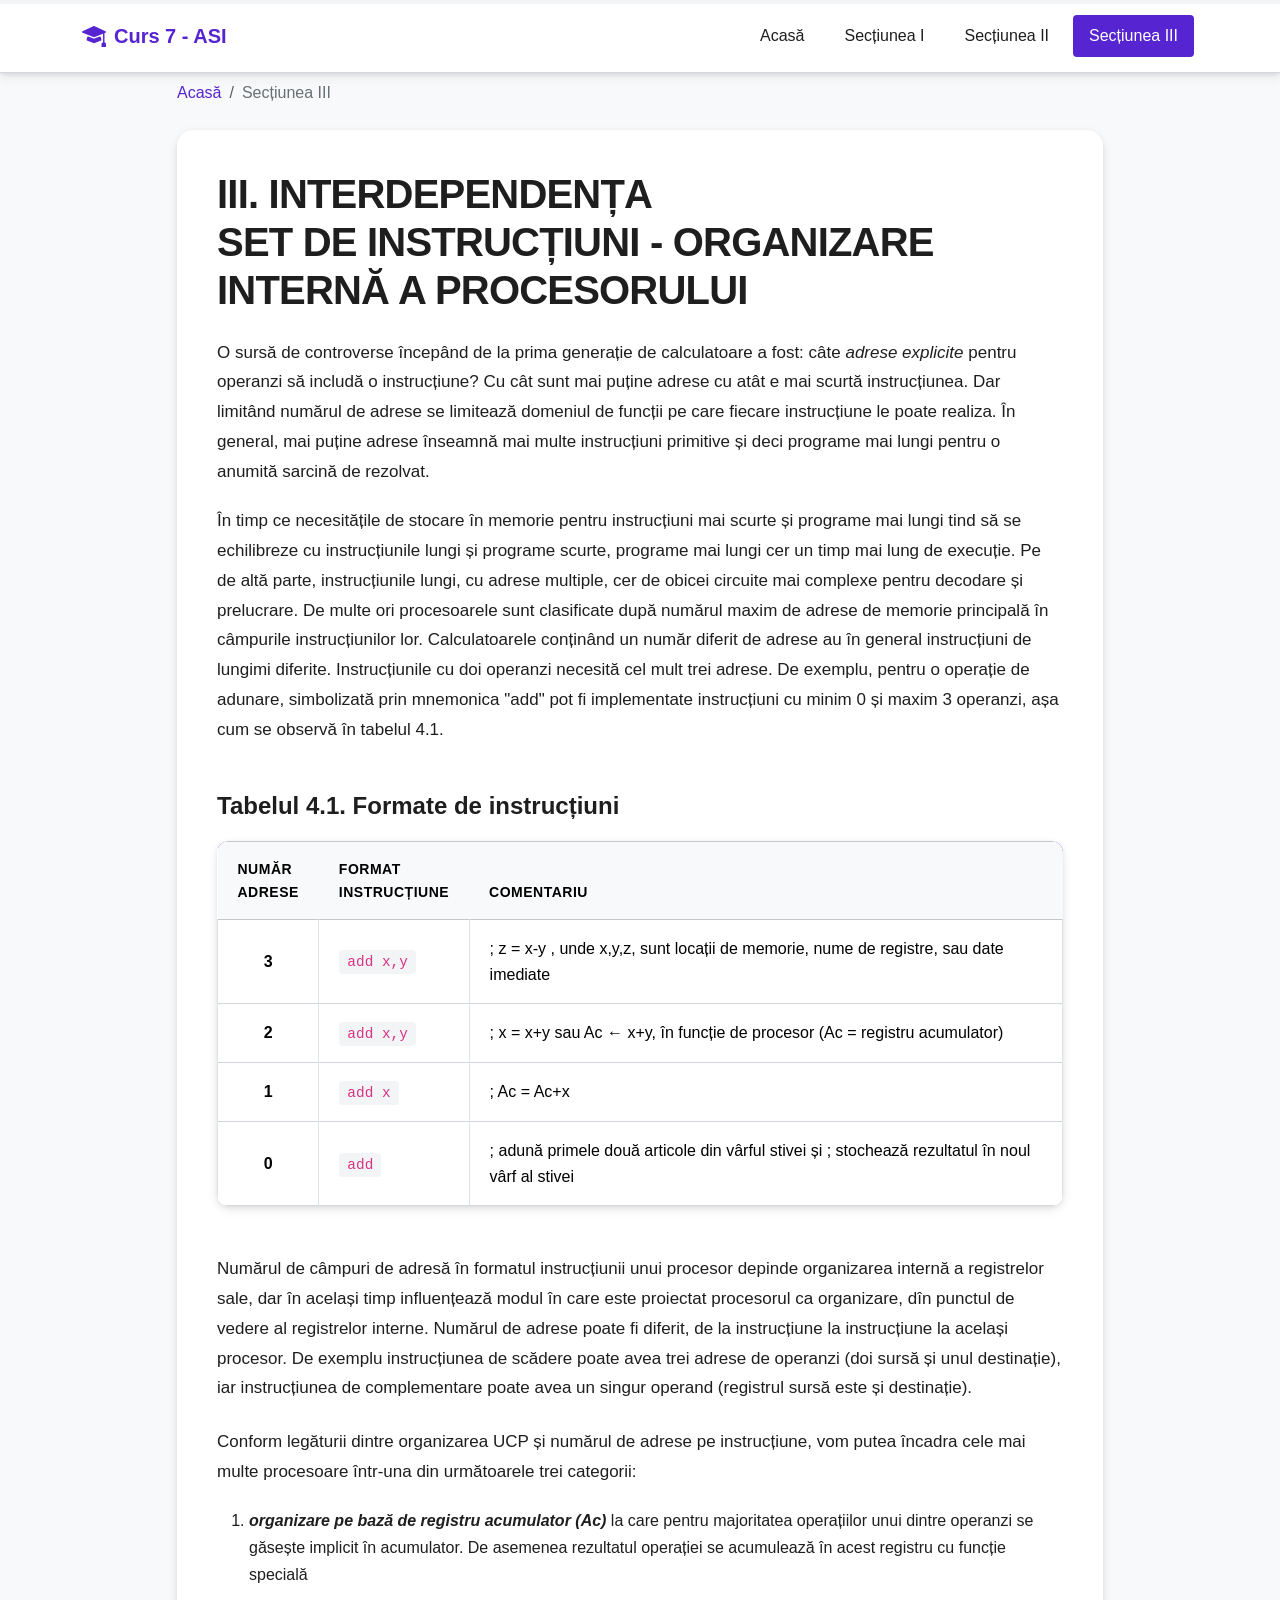
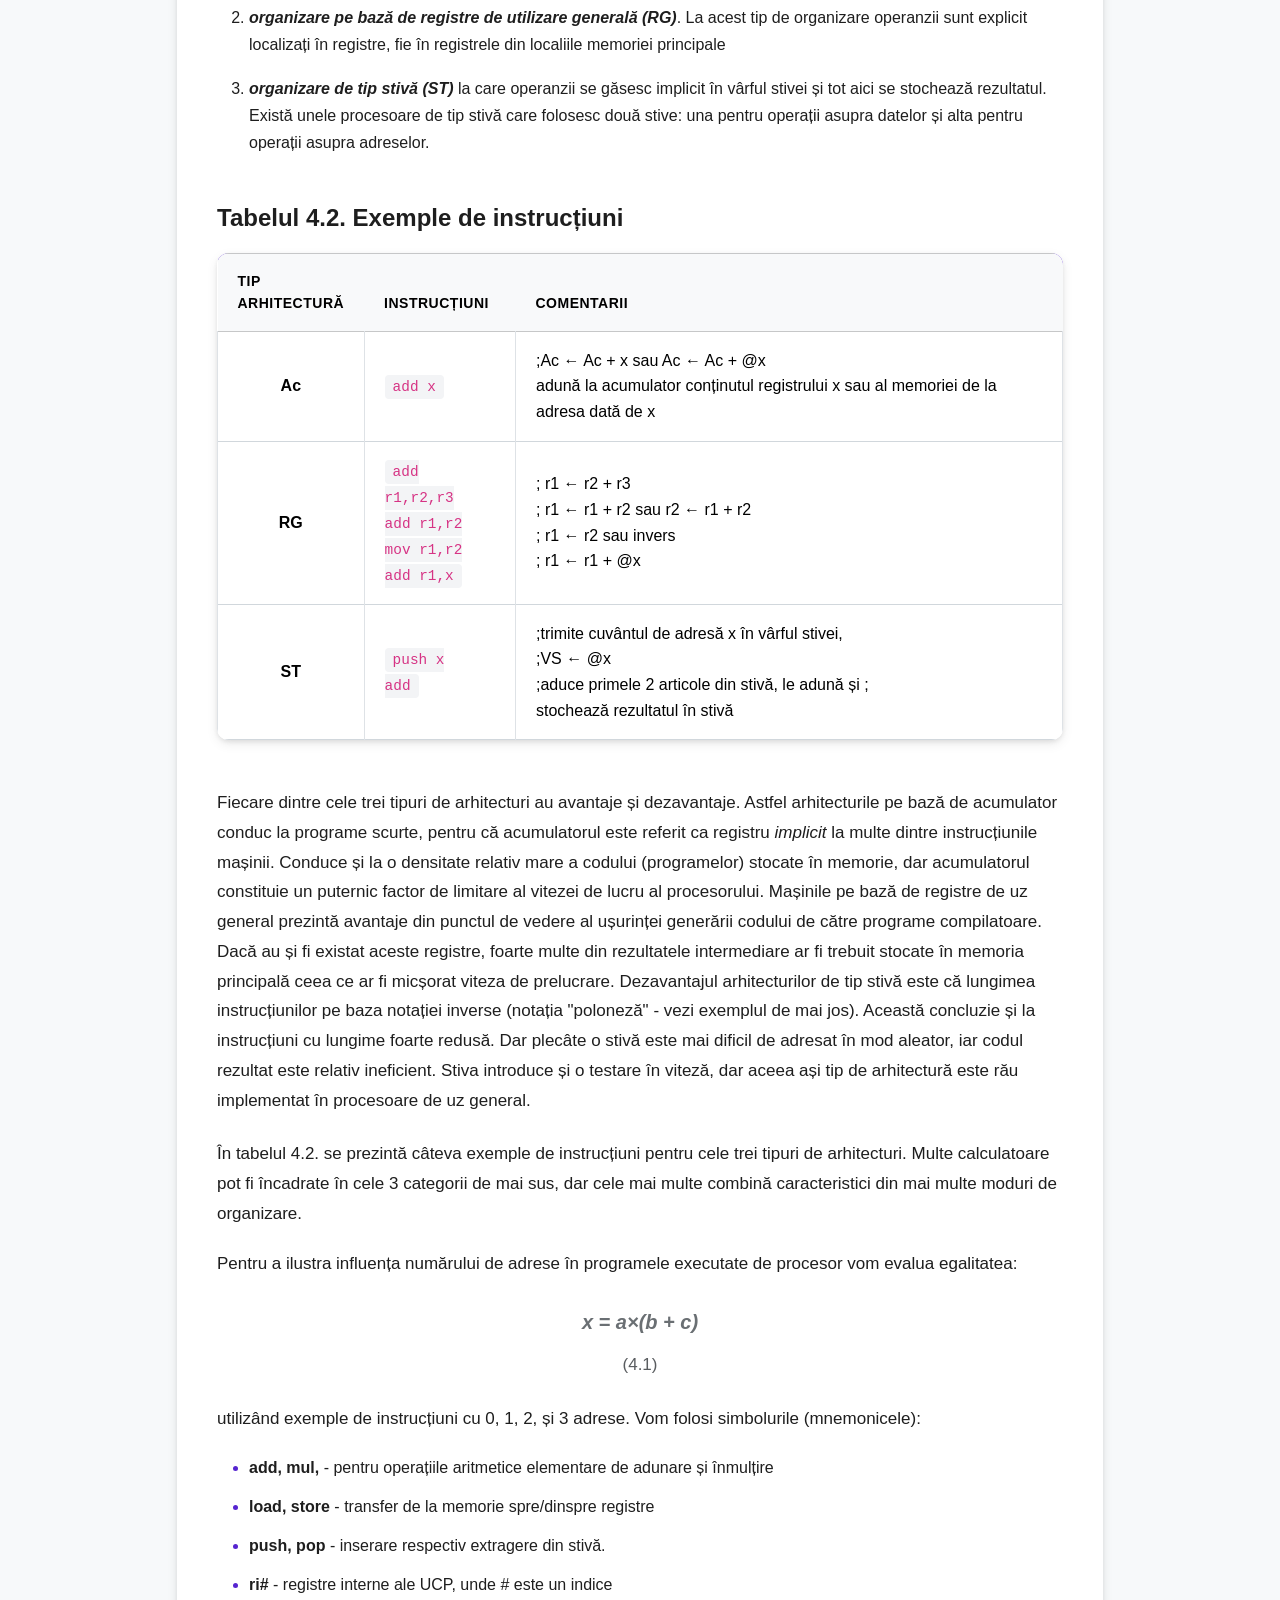
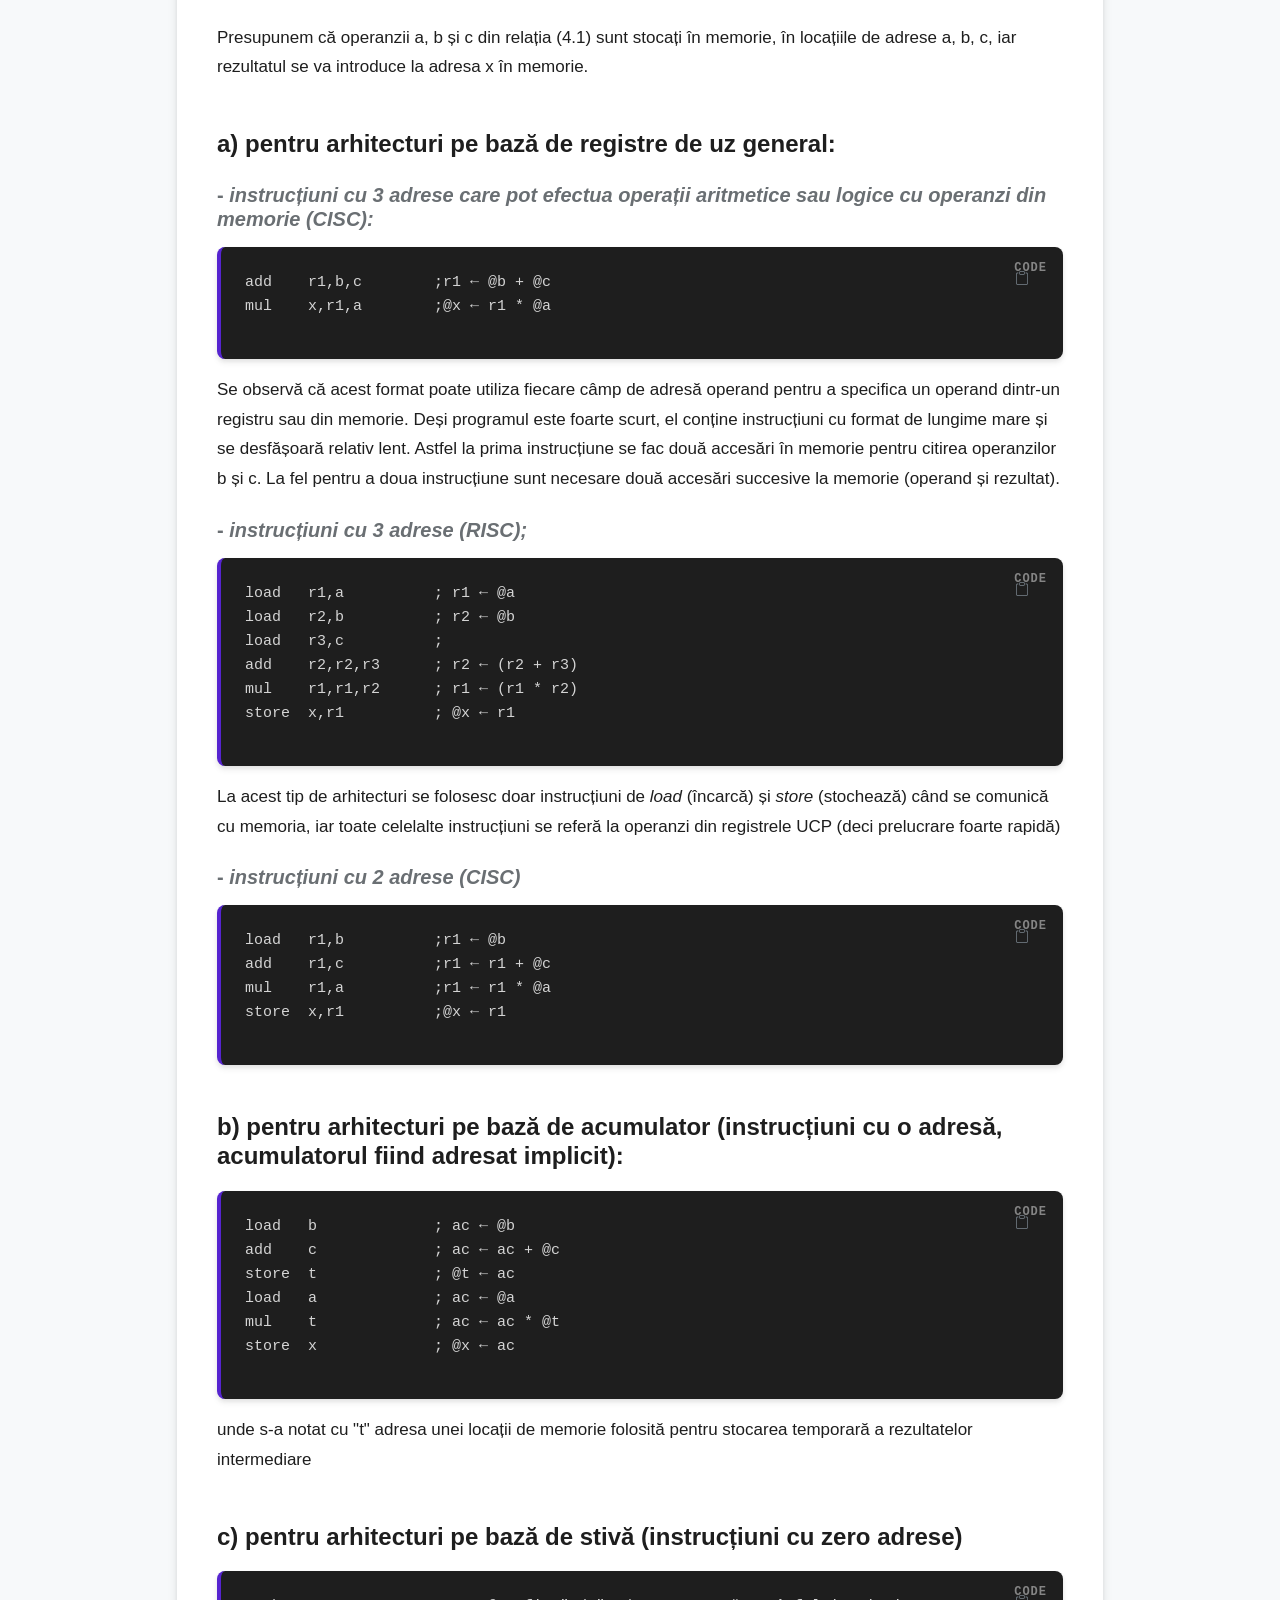
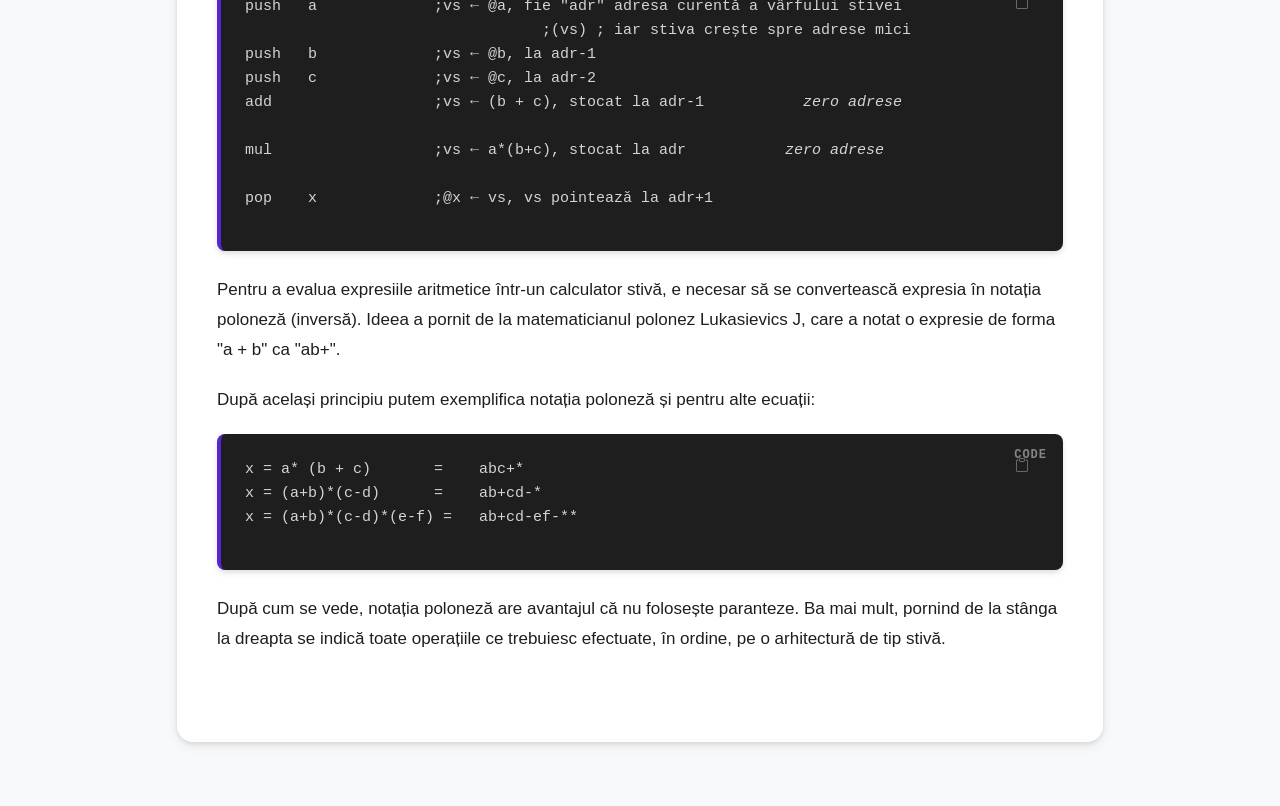
<file: files/sectiunea3.html>
<!DOCTYPE html>
<html lang="ro">
<head>
    <meta charset="UTF-8">
    <meta name="viewport" content="width=device-width, initial-scale=1.0">
    <title>Secțiunea III - Interdependența set de instrucțiuni</title>
    <link href="https://cdn.jsdelivr.net/npm/bootstrap@5.3.2/dist/css/bootstrap.min.css" rel="stylesheet">
    <link rel="stylesheet" href="https://cdn.jsdelivr.net/npm/bootstrap-icons@1.11.3/font/bootstrap-icons.min.css">
    <link rel="stylesheet" href="css/style.css">
</head>
<body>
    <!-- Navigation -->
    <nav class="navbar navbar-expand-lg navbar-light fixed-top">
        <div class="container">
            <a class="navbar-brand" href="index.html">
                <i class="bi bi-mortarboard-fill"></i> Curs 7 - ASI
            </a>
            <button class="navbar-toggler" type="button" data-bs-toggle="collapse" data-bs-target="#navbarNav">
                <span class="navbar-toggler-icon"></span>
            </button>
            <div class="collapse navbar-collapse" id="navbarNav">
                <ul class="navbar-nav ms-auto">
                    <li class="nav-item">
                        <a class="nav-link" href="index.html">Acasă</a>
                    </li>
                    <li class="nav-item">
                        <a class="nav-link" href="sectiunea1.html">Secțiunea I</a>
                    </li>
                    <li class="nav-item">
                        <a class="nav-link" href="sectiunea2.html">Secțiunea II</a>
                    </li>
                    <li class="nav-item">
                        <a class="nav-link active" href="sectiunea3.html">Secțiunea III</a>
                    </li>
                </ul>
            </div>
        </div>
    </nav>

    <!-- Progress Indicator -->
    <div class="progress-indicator">
        <div class="progress-bar-indicator" style="width: 100%"></div>
    </div>

    <!-- Main Content -->
    <div class="content-page">
        <div class="container">
            <div class="row">
                <div class="col-lg-10 mx-auto">
                    <!-- Breadcrumb -->
                    <nav aria-label="breadcrumb" class="mt-4 mb-3">
                        <ol class="breadcrumb">
                            <li class="breadcrumb-item"><a href="index.html">Acasă</a></li>
                            <li class="breadcrumb-item active">Secțiunea III</li>
                        </ol>
                    </nav>

                    <!-- Content Wrapper -->
                    <div class="content-wrapper fade-in-up">
                        <!-- Section Title -->
                        <div class="content-section">
                        <h1 class="display-4 mb-4">III. INTERDEPENDENȚA<br>SET DE INSTRUCȚIUNI - ORGANIZARE INTERNĂ A PROCESORULUI</h1>

                        <p class="mt-4">
                            O sursă de controverse începând de la prima generație de calculatoare a fost: câte <em>adrese explicite</em> pentru operanzi să includă o instrucțiune? Cu cât sunt mai puține adrese cu atât e mai scurtă instrucțiunea. Dar limitând numărul de adrese se limitează domeniul de funcții pe care fiecare instrucțiune le poate realiza. În general, mai puține adrese înseamnă mai multe instrucțiuni primitive și deci programe mai lungi pentru o anumită sarcină de rezolvat.
                        </p>

                        <p>
                            În timp ce necesitățile de stocare în memorie pentru instrucțiuni mai scurte și programe mai lungi tind să se echilibreze cu instrucțiunile lungi și programe scurte, programe mai lungi cer un timp mai lung de execuție. Pe de altă parte, instrucțiunile lungi, cu adrese multiple, cer de obicei circuite mai complexe pentru decodare și prelucrare. De multe ori procesoarele sunt clasificate după numărul maxim de adrese de memorie principală în câmpurile instrucțiunilor lor. Calculatoarele conținând un număr diferit de adrese au în general instrucțiuni de lungimi diferite. Instrucțiunile cu doi operanzi necesită cel mult trei adrese. De exemplu, pentru o operație de adunare, simbolizată prin mnemonica "add" pot fi implementate instrucțiuni cu minim 0 și maxim 3 operanzi, așa cum se observă în tabelul 4.1.
                        </p>

                        <h3 class="mt-5">Tabelul 4.1. Formate de instrucțiuni</h3>
                        <div class="table-responsive mt-3 mb-5">
                            <table class="table table-bordered">
                                <thead class="table-light">
                                    <tr>
                                        <th>Număr<br>adrese</th>
                                        <th>Format<br>instrucțiune</th>
                                        <th>Comentariu</th>
                                    </tr>
                                </thead>
                                <tbody>
                                    <tr>
                                        <td class="text-center"><strong>3</strong></td>
                                        <td><code>add x,y</code></td>
                                        <td>; z = x-y , unde x,y,z, sunt locații de memorie, nume de registre, sau date imediate</td>
                                    </tr>
                                    <tr>
                                        <td class="text-center"><strong>2</strong></td>
                                        <td><code>add x,y</code></td>
                                        <td>; x = x+y sau Ac ← x+y, în funcție de procesor (Ac = registru acumulator)</td>
                                    </tr>
                                    <tr>
                                        <td class="text-center"><strong>1</strong></td>
                                        <td><code>add x</code></td>
                                        <td>; Ac = Ac+x</td>
                                    </tr>
                                    <tr>
                                        <td class="text-center"><strong>0</strong></td>
                                        <td><code>add</code></td>
                                        <td>; adună primele două articole din vârful stivei și ; stochează rezultatul în noul vârf al stivei</td>
                                    </tr>
                                </tbody>
                            </table>
                        </div>

                        <p>
                            Numărul de câmpuri de adresă în formatul instrucțiunii unui procesor depinde organizarea internă a registrelor sale, dar în același timp influențează modul în care este proiectat procesorul ca organizare, dîn punctul de vedere al registrelor interne. Numărul de adrese poate fi diferit, de la instrucțiune la instrucțiune la același procesor. De exemplu instrucțiunea de scădere poate avea trei adrese de operanzi (doi sursă și unul destinație), iar instrucțiunea de complementare poate avea un singur operand (registrul sursă este și destinație).
                        </p>

                        <p class="mt-4">
                            Conform legăturii dintre organizarea UCP și numărul de adrese pe instrucțiune, vom putea încadra cele mai multe procesoare într-una din următoarele trei categorii:
                        </p>

                        <ol class="mt-3">
                            <li class="mb-3">
                                <strong><em>organizare pe bază de registru acumulator (Ac)</em></strong> la care pentru majoritatea operațiilor unui dintre operanzi se găsește implicit în acumulator. De asemenea rezultatul operației se acumulează în acest registru cu funcție specială
                            </li>
                            <li class="mb-3">
                                <strong><em>organizare pe bază de registre de utilizare generală (RG)</em></strong>. La acest tip de organizare operanzii sunt explicit localizați în registre, fie în registrele din localiile memoriei principale
                            </li>
                            <li class="mb-3">
                                <strong><em>organizare de tip stivă (ST)</em></strong> la care operanzii se găsesc implicit în vârful stivei și tot aici se stochează rezultatul. Există unele procesoare de tip stivă care folosesc două stive: una pentru operații asupra datelor și alta pentru operații asupra adreselor.
                            </li>
                        </ol>

                        <h3 class="mt-5">Tabelul 4.2. Exemple de instrucțiuni</h3>
                        <div class="table-responsive mt-3 mb-5">
                            <table class="table table-bordered">
                                <thead class="table-light">
                                    <tr>
                                        <th>Tip<br>Arhitectură</th>
                                        <th>Instrucțiuni</th>
                                        <th>Comentarii</th>
                                    </tr>
                                </thead>
                                <tbody>
                                    <tr>
                                        <td class="text-center"><strong>Ac</strong></td>
                                        <td><code>add x</code></td>
                                        <td>;Ac ← Ac + x sau Ac ← Ac + @x<br>adună la acumulator conținutul registrului x sau al memoriei de la adresa dată de x</td>
                                    </tr>
                                    <tr>
                                        <td class="text-center"><strong>RG</strong></td>
                                        <td><code>add r1,r2,r3<br>add r1,r2<br>mov r1,r2<br>add r1,x</code></td>
                                        <td>; r1 ← r2 + r3<br>; r1 ← r1 + r2 sau r2 ← r1 + r2<br>; r1 ← r2 sau invers<br>; r1 ← r1 + @x</td>
                                    </tr>
                                    <tr>
                                        <td class="text-center"><strong>ST</strong></td>
                                        <td><code>push x<br>add</code></td>
                                        <td>;trimite cuvântul de adresă x în vârful stivei,<br>;VS ← @x<br>;aduce primele 2 articole din stivă, le adună și ;<br>stochează rezultatul în stivă</td>
                                    </tr>
                                </tbody>
                            </table>
                        </div>

                        <p>
                            Fiecare dintre cele trei tipuri de arhitecturi au avantaje și dezavantaje. Astfel arhitecturile pe bază de acumulator conduc la programe scurte, pentru că acumulatorul este referit ca registru <em>implicit</em> la multe dintre instrucțiunile mașinii. Conduce și la o densitate relativ mare a codului (programelor) stocate în memorie, dar acumulatorul constituie un puternic factor de limitare al vitezei de lucru al procesorului. Mașinile pe bază de registre de uz general prezintă avantaje din punctul de vedere al ușurinței generării codului de către programe compilatoare. Dacă au și fi existat aceste registre, foarte multe din rezultatele intermediare ar fi trebuit stocate în memoria principală ceea ce ar fi micșorat viteza de prelucrare. Dezavantajul arhitecturilor de tip stivă este că lungimea instrucțiunilor pe baza notației inverse (notația "poloneză" - vezi exemplul de mai jos). Această concluzie și la instrucțiuni cu lungime foarte redusă. Dar plecâte o stivă este mai dificil de adresat în mod aleator, iar codul rezultat este relativ ineficient. Stiva introduce și o testare în viteză, dar aceea ași tip de arhitectură este rău implementat în procesoare de uz general.
                        </p>

                        <p class="mt-4">
                            În tabelul 4.2. se prezintă câteva exemple de instrucțiuni pentru cele trei tipuri de arhitecturi. Multe calculatoare pot fi încadrate în cele 3 categorii de mai sus, dar cele mai multe combină caracteristici din mai multe moduri de organizare.
                        </p>

                        <p>
                            Pentru a ilustra influența numărului de adrese în programele executate de procesor vom evalua egalitatea:
                        </p>

                        <div class="text-center my-4">
                            <h4><em>x = a×(b + c)</em></h4>
                            <p class="text-muted">(4.1)</p>
                        </div>

                        <p>
                            utilizând exemple de instrucțiuni cu 0, 1, 2, și 3 adrese. Vom folosi simbolurile (mnemonicele):
                        </p>

                        <ul class="mt-3 mb-4">
                            <li><strong>add, mul,</strong> - pentru operațiile aritmetice elementare de adunare și înmulțire</li>
                            <li><strong>load, store</strong> - transfer de la memorie spre/dinspre registre</li>
                            <li><strong>push, pop</strong> - inserare respectiv extragere din stivă.</li>
                            <li><strong>ri#</strong> - registre interne ale UCP, unde # este un indice</li>
                        </ul>

                        <p>
                            Presupunem că operanzii a, b și c din relația (4.1) sunt stocați în memorie, în locațiile de adrese a, b, c, iar rezultatul se va introduce la adresa x în memorie.
                        </p>

                        <h3 class="mt-5">a) pentru arhitecturi pe bază de registre de uz general:</h3>

                        <h4 class="mt-4">- <em>instrucțiuni cu 3 adrese care pot efectua operații aritmetice sau logice cu operanzi din memorie (CISC):</em></h4>

                        <div class="code-block mt-3 mb-3">
                            <pre><code>add    r1,b,c        ;r1 ← @b + @c
mul    x,r1,a        ;@x ← r1 * @a</code></pre>
                        </div>

                        <p class="small">
                            Se observă că acest format poate utiliza fiecare câmp de adresă operand pentru a specifica un operand dintr-un registru sau din memorie. Deși programul este foarte scurt, el conține instrucțiuni cu format de lungime mare și se desfășoară relativ lent. Astfel la prima instrucțiune se fac două accesări în memorie pentru citirea operanzilor b și c. La fel pentru a doua instrucțiune sunt necesare două accesări succesive la memorie (operand și rezultat).
                        </p>

                        <h4 class="mt-4">- <em>instrucțiuni cu 3 adrese (RISC);</em></h4>

                        <div class="code-block mt-3 mb-3">
                            <pre><code>load   r1,a          ; r1 ← @a
load   r2,b          ; r2 ← @b
load   r3,c          ;
add    r2,r2,r3      ; r2 ← (r2 + r3)
mul    r1,r1,r2      ; r1 ← (r1 * r2)
store  x,r1          ; @x ← r1</code></pre>
                        </div>

                        <p class="small">
                            La acest tip de arhitecturi se folosesc doar instrucțiuni de <em>load</em> (încarcă) și <em>store</em> (stochează) când se comunică cu memoria, iar toate celelalte instrucțiuni se referă la operanzi din registrele UCP (deci prelucrare foarte rapidă)
                        </p>

                        <h4 class="mt-4">- <em>instrucțiuni cu 2 adrese (CISC)</em></h4>

                        <div class="code-block mt-3 mb-3">
                            <pre><code>load   r1,b          ;r1 ← @b
add    r1,c          ;r1 ← r1 + @c
mul    r1,a          ;r1 ← r1 * @a
store  x,r1          ;@x ← r1</code></pre>
                        </div>

                        <h3 class="mt-5">b) pentru arhitecturi pe bază de acumulator (instrucțiuni cu o adresă, acumulatorul fiind adresat implicit):</h3>

                        <div class="code-block mt-3 mb-3">
                            <pre><code>load   b             ; ac ← @b
add    c             ; ac ← ac + @c
store  t             ; @t ← ac
load   a             ; ac ← @a
mul    t             ; ac ← ac * @t
store  x             ; @x ← ac</code></pre>
                        </div>

                        <p class="small">
                            unde s-a notat cu "t" adresa unei locații de memorie folosită pentru stocarea temporară a rezultatelor intermediare
                        </p>

                        <h3 class="mt-5">c) pentru arhitecturi pe bază de stivă (instrucțiuni cu zero adrese)</h3>

                        <div class="code-block mt-3 mb-4">
                            <pre><code>push   a             ;vs ← @a, fie "adr" adresa curentă a vârfului stivei
                                 ;(vs) ; iar stiva crește spre adrese mici
push   b             ;vs ← @b, la adr-1
push   c             ;vs ← @c, la adr-2
add                  ;vs ← (b + c), stocat la adr-1           <em>zero adrese</em>

mul                  ;vs ← a*(b+c), stocat la adr           <em>zero adrese</em>

pop    x             ;@x ← vs, vs pointează la adr+1</code></pre>
                        </div>

                        <p>
                            Pentru a evalua expresiile aritmetice într-un calculator stivă, e necesar să se convertească expresia în notația poloneză (inversă). Ideea a pornit de la matematicianul polonez Lukasievics J, care a notat o expresie de forma "a + b" ca "ab+".
                        </p>

                        <p class="mt-3">
                            După același principiu putem exemplifica notația poloneză și pentru alte ecuații:
                        </p>

                        <div class="code-block mt-3 mb-4">
                            <pre><code>x = a* (b + c)       =    abc+*
x = (a+b)*(c-d)      =    ab+cd-*
x = (a+b)*(c-d)*(e-f) =   ab+cd-ef-**</code></pre>
                        </div>

                        <p>
                            După cum se vede, notația poloneză are avantajul că nu folosește paranteze. Ba mai mult, pornind de la stânga la dreapta se indică toate operațiile ce trebuiesc efectuate, în ordine, pe o arhitectură de tip stivă.
                        </p>

                        <!-- Navigation Buttons -->
                        <!-- <div class="d-flex justify-content-between align-items-center mt-5 pt-4 border-top">
                            <a href="sectiunea2.html" class="btn btn-outline-primary btn-lg">
                                <i class="bi bi-arrow-left"></i> Secțiunea II
                            </a>
                        </div> -->
                        </div>
                    </div>
                </div>
            </div>
        </div>
    </div>

    <!-- Back to Top Button -->
    <button class="back-to-top" id="backToTop">
        <i class="bi bi-arrow-up"></i>
    </button>

    <script src="https://cdn.jsdelivr.net/npm/bootstrap@5.3.2/dist/js/bootstrap.bundle.min.js"></script>
    <script src="js/main.js"></script>
</body>
</html>
</file>
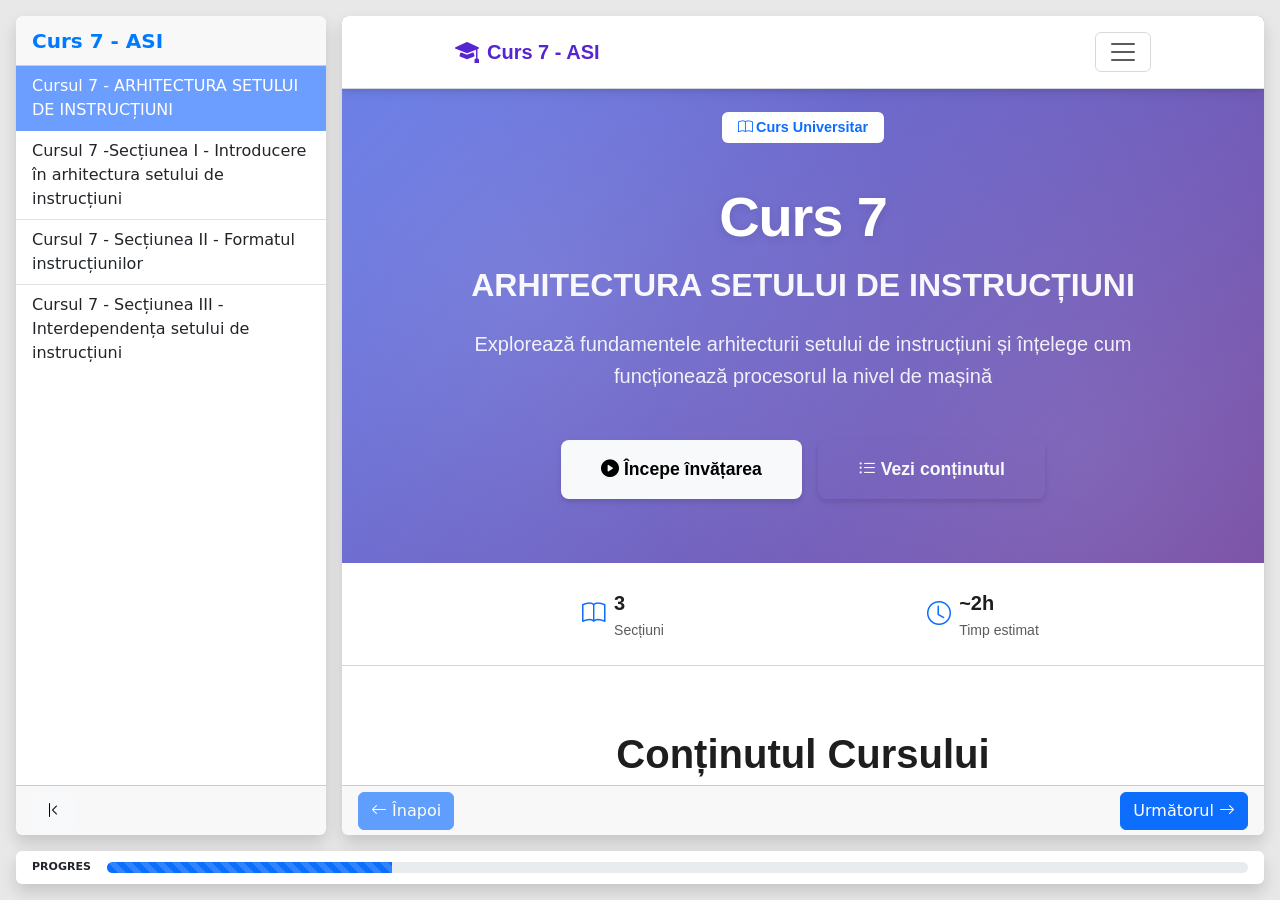
<file: html/main.html>
<!DOCTYPE html>
<html lang="en">
  <head>
    <meta charset="UTF-8" />
    <meta name="viewport" content="width=device-width" />
    <title>Curs 7 - ASI</title>
    <link href="https://cdn.jsdelivr.net/npm/bootstrap@5.3.0/dist/css/bootstrap.min.css" rel="stylesheet">
    <link rel="stylesheet" href="https://cdn.jsdelivr.net/npm/bootstrap-icons@1.11.3/font/bootstrap-icons.min.css">
    <link rel="stylesheet" href="../css/style.css" />
  </head>
  <body>
    <div class="grid-container">
        <div class="sidebar">
            <div class="card shadow card-bleed shadow-light-lg border-0 h-100">
                <div class="card-header px-3 p-2">
                    <h5 class="card-title mb-0">
                       <span class="header-full-text fw-bold" style="color: #007bff;">Curs 7 - ASI</span>
                       <span class="header-short-text fw-bold" style="color: #007bff;">Curs 7</span>
                    </h5>
                </div>
                <div class="card-body p-0 d-flex flex-column">
                    <div class="list-group list-group-flush flex-grow-1" id="toc-list">
                        <a href="#" class="list-group-item list-group-item-action" data-src="../files/index.html"><span class="link-full-text">Cursul 7 - ARHITECTURA SETULUI DE INSTRUCȚIUNI</span><span class="link-short-text">Curs 7 - ASI</span></a>
                        <a href="#" class="list-group-item list-group-item-action" data-src="../files/sectiunea1.html"><span class="link-full-text">Cursul 7 -Secțiunea I - Introducere în arhitectura setului de instrucțiuni</span><span class="link-short-text">Secțiunea I</span></a>
                        <a href="#" class="list-group-item list-group-item-action" data-src="../files/sectiunea2.html"><span class="link-full-text">Cursul 7 - Secțiunea II - Formatul instrucțiunilor</span><span class="link-short-text">Secțiunea II</span></a>
                        <a href="#" class="list-group-item list-group-item-action" data-src="../files/sectiunea3.html"><span class="link-full-text">Cursul 7 - Secțiunea III - Interdependența setului de instrucțiuni</span><span class="link-short-text">Secțiunea III</span></a>
                    </div>
                </div>
                <div class="card-footer text-center px-3 p-2">
                    <button id="toggleSidebarBtn" class="btn btn-light d-flex align-items-center">
                        <i class="bi bi-chevron-bar-left"></i>
                    </button>
                </div>
            </div>
        </div>
        <div class="main-content">
            <div class="card shadow card-bleed shadow-light-lg border-0 h-100">
                <div class="card-body p-0 d-flex flex-column">
                    <iframe id="content-iframe" src="" title="Main Content" class="flex-grow-1"></iframe>
                    <div id="not-available-message" class="d-none h-100 d-flex align-items-center justify-content-center">
                        <h4 class="text-muted">Conținutul nu este disponibil</h4>
                    </div>
                </div>
                <div class="card-footer px-3 d-flex align-items-center justify-content-between">
                    <button id="backBtn" class="btn btn-primary"><i class="bi bi-arrow-left"></i> Înapoi</button>
                    <button id="nextBtn" class="btn btn-primary">Următorul <i class="bi bi-arrow-right"></i></button>
                </div>
            </div>
        </div>
        <div class="footer">
            <div class="card shadow card-bleed shadow-light-lg border-0 h-100">
                <div class="card-body px-3 p-2">
                    <div class="d-flex align-items-center h-100">
                        <span class="me-3 fw-bold" style="font-size: 11px;">PROGRES</span>
                        <div id="progressContainer" class="progress flex-grow-1" style="height: 11px" role="progressbar" aria-valuenow="0" aria-valuemin="0" aria-valuemax="100">
                            <div id="progressBar" class="progress-bar progress-bar-striped progress-bar-animated" style="width: 0%"></div>
                        </div>
                    </div>
                </div>
            </div>
        </div>
    </div>

    <div id="congratsModal" class="modal-overlay d-none">
        <div class="modal-content-custom">
            <h2>Felicitări!</h2>
            <p>Ai finalizat cursul 7!</p>
            <a href="../index.html" id="closeModalBtn" class="btn btn-primary">Închide</a>
        </div>
    </div>
    
    <canvas id="fireworks-canvas"></canvas>

    <script src="https://cdn.jsdelivr.net/npm/bootstrap@5.3.0/dist/js/bootstrap.bundle.min.js"></script>
    <script src="../js/script.js"></script>
  </body>
</html>
</file>
<file: files/css/style.css>
/* Modern Educational Platform Design - Inspired by Coursera, Udemy, edX */

:root {
    --primary-color: #5624d0;
    --primary-dark: #4019b8;
    --primary-light: #6c3dd4;
    --secondary-color: #1e1e1e;
    --accent-color: #f3ca8c;
    --success-color: #0f7c90;
    --text-primary: #1e1e1e;
    --text-secondary: #6a6f73;
    --text-light: #9ca3af;
    --bg-primary: #ffffff;
    --bg-secondary: #f7f9fa;
    --bg-tertiary: #f3f4f6;
    --border-color: #d1d7dc;
    --shadow-sm: 0 2px 4px rgba(0,0,0,0.08), 0 4px 12px rgba(0,0,0,0.08);
    --shadow-md: 0 4px 6px rgba(0,0,0,0.07), 0 2px 4px rgba(0,0,0,0.06);
    --shadow-lg: 0 10px 15px rgba(0,0,0,0.1), 0 4px 6px rgba(0,0,0,0.05);
    --gradient-primary: linear-gradient(135deg, #667eea 0%, #764ba2 100%);
    --gradient-secondary: linear-gradient(135deg, #f093fb 0%, #f5576c 100%);
    --gradient-success: linear-gradient(135deg, #4facfe 0%, #00f2fe 100%);
    --radius-sm: 4px;
    --radius-md: 8px;
    --radius-lg: 12px;
    --radius-xl: 16px;
    --transition: all 0.3s cubic-bezier(0.4, 0, 0.2, 1);
}

* {
    margin: 0;
    padding: 0;
    box-sizing: border-box;
}

body {
    font-family: -apple-system, BlinkMacSystemFont, 'Segoe UI', 'Roboto', 'Oxygen', 'Ubuntu', 'Cantarell', 'Fira Sans', 'Droid Sans', 'Helvetica Neue', sans-serif;
    line-height: 1.6;
    color: var(--text-primary);
    background-color: var(--bg-secondary);
    -webkit-font-smoothing: antialiased;
    -moz-osx-font-smoothing: grayscale;
}

/* Modern Navigation */
.navbar {
    background: var(--bg-primary) !important;
    box-shadow: var(--shadow-sm);
    padding: 0.75rem 0;
    border-bottom: 1px solid var(--border-color);
}

.navbar-brand {
    font-weight: 700;
    font-size: 1.25rem;
    color: var(--primary-color) !important;
    display: flex;
    align-items: center;
    gap: 0.5rem;
}

.navbar-brand i {
    font-size: 1.5rem;
}

.navbar-nav .nav-link {
    color: var(--text-primary) !important;
    font-weight: 500;
    padding: 0.5rem 1rem !important;
    border-radius: var(--radius-sm);
    transition: var(--transition);
    margin: 0 0.25rem;
}

.navbar-nav .nav-link:hover {
    background-color: var(--bg-tertiary);
    color: var(--primary-color) !important;
}

.navbar-nav .nav-link.active {
    background-color: var(--primary-color);
    color: white !important;
}

/* Hero Section - Modern Design */
.hero-section {
    background: var(--gradient-primary);
    min-height: 70vh;
    display: flex;
    align-items: center;
    position: relative;
    overflow: hidden;
    padding: 6rem 0 4rem;
}

.hero-section::before {
    content: '';
    position: absolute;
    top: 0;
    left: 0;
    right: 0;
    bottom: 0;
    background: 
        radial-gradient(circle at 20% 50%, rgba(255,255,255,0.1) 0%, transparent 50%),
        radial-gradient(circle at 80% 80%, rgba(255,255,255,0.1) 0%, transparent 50%);
    pointer-events: none;
}

.hero-section .container {
    position: relative;
    z-index: 1;
}

.hero-section h1 {
    font-size: 3.5rem;
    font-weight: 800;
    letter-spacing: -0.02em;
    margin-bottom: 1rem;
    text-shadow: 0 2px 10px rgba(0,0,0,0.1);
}

.hero-section h2 {
    font-size: 2rem;
    font-weight: 600;
    opacity: 0.95;
    margin-bottom: 1.5rem;
}

.hero-section .lead {
    font-size: 1.25rem;
    opacity: 0.9;
    margin-bottom: 2rem;
}

.hero-section .btn {
    padding: 1rem 2.5rem;
    font-size: 1.1rem;
    font-weight: 600;
    border-radius: var(--radius-md);
    box-shadow: var(--shadow-md);
    transition: var(--transition);
}

.hero-section .btn:hover {
    transform: translateY(-2px);
    box-shadow: var(--shadow-lg);
}

/* Modern Cards */
.card {
    border: none;
    border-radius: var(--radius-lg);
    box-shadow: var(--shadow-sm);
    transition: var(--transition);
    overflow: hidden;
    background: var(--bg-primary);
}

.card:hover {
    transform: translateY(-4px);
    box-shadow: var(--shadow-lg);
}

.card-header {
    background: var(--bg-primary);
    border-bottom: 1px solid var(--border-color);
    padding: 1.25rem 1.5rem;
    font-weight: 600;
}

.card-body {
    padding: 1.5rem;
}

/* Course Card - Modern Style */
.course-card {
    position: relative;
    height: 100%;
    border-radius: var(--radius-xl);
    overflow: hidden;
    background: var(--bg-primary);
    transition: var(--transition);
}

.course-card::before {
    content: '';
    position: absolute;
    top: 0;
    left: 0;
    right: 0;
    height: 4px;
    background: var(--gradient-primary);
    transform: scaleX(0);
    transition: var(--transition);
}

.course-card:hover::before {
    transform: scaleX(1);
}

.course-card-icon {
    width: 64px;
    height: 64px;
    border-radius: var(--radius-md);
    background: var(--gradient-primary);
    display: flex;
    align-items: center;
    justify-content: center;
    margin: 0 auto 1.5rem;
    box-shadow: var(--shadow-md);
}

.course-card-icon i {
    font-size: 2rem;
    color: white;
}

.course-card-title {
    font-size: 1.5rem;
    font-weight: 700;
    color: var(--text-primary);
    margin-bottom: 0.75rem;
}

.course-card-description {
    color: var(--text-secondary);
    font-size: 0.95rem;
    line-height: 1.6;
    margin-bottom: 1.5rem;
}

.course-card-btn {
    width: 100%;
    padding: 0.875rem 1.5rem;
    font-weight: 600;
    border-radius: var(--radius-md);
    background: var(--primary-color);
    color: white;
    border: none;
    transition: var(--transition);
    text-decoration: none;
    display: inline-block;
    text-align: center;
}

.course-card-btn:hover {
    background: var(--primary-dark);
    transform: translateY(-2px);
    box-shadow: var(--shadow-md);
    color: white;
}

/* Content Pages - Modern Layout */
.content-page {
    padding: 2rem 0;
    min-height: calc(100vh - 200px);
    background: var(--bg-secondary);
}

.content-wrapper {
    background: var(--bg-primary);
    border-radius: var(--radius-xl);
    box-shadow: var(--shadow-sm);
    padding: 2.5rem;
    margin-bottom: 2rem;
}

.content-section {
    margin-bottom: 3rem;
}

.content-section h1 {
    font-size: 2.5rem;
    font-weight: 800;
    color: var(--text-primary);
    margin-bottom: 1.5rem;
    letter-spacing: -0.02em;
    line-height: 1.2;
}

.content-section h2 {
    font-size: 2rem;
    font-weight: 700;
    color: var(--primary-color);
    margin-top: 3rem;
    margin-bottom: 1.5rem;
    padding-bottom: 0.75rem;
    border-bottom: 3px solid var(--primary-color);
}

.content-section h3 {
    font-size: 1.5rem;
    font-weight: 600;
    color: var(--text-primary);
    margin-top: 2.5rem;
    margin-bottom: 1.25rem;
}

.content-section h4 {
    font-size: 1.25rem;
    font-weight: 600;
    color: var(--text-secondary);
    margin-top: 2rem;
    margin-bottom: 1rem;
}

.content-section p {
    font-size: 1.0625rem;
    line-height: 1.75;
    color: var(--text-primary);
    margin-bottom: 1.25rem;
}

.content-section .lead {
    font-size: 1.25rem;
    font-weight: 500;
    color: var(--text-primary);
    line-height: 1.7;
}

/* Modern Tables */
.table-responsive {
    border-radius: var(--radius-lg);
    overflow: hidden;
    box-shadow: var(--shadow-sm);
    margin: 2rem 0;
}

.table {
    margin-bottom: 0;
    background: var(--bg-primary);
}

.table thead {
    background: var(--primary-color);
    color: white;
}

.table thead th {
    font-weight: 600;
    padding: 1rem 1.25rem;
    border: none;
    text-transform: uppercase;
    font-size: 0.875rem;
    letter-spacing: 0.5px;
}

.table tbody tr {
    transition: var(--transition);
    border-bottom: 1px solid var(--border-color);
}

.table tbody tr:hover {
    background-color: var(--bg-tertiary);
}

.table tbody td {
    padding: 1rem 1.25rem;
    vertical-align: middle;
}

.table code {
    background: var(--bg-tertiary);
    padding: 0.25rem 0.5rem;
    border-radius: var(--radius-sm);
    font-size: 0.9em;
}

/* Modern Code Blocks */
.code-block {
    background: #1e1e1e;
    border-left: 4px solid var(--primary-color);
    padding: 1.5rem;
    border-radius: var(--radius-md);
    font-family: 'Consolas', 'Monaco', 'Courier New', monospace;
    overflow-x: auto;
    margin: 1.5rem 0;
    position: relative;
    box-shadow: var(--shadow-md);
}

.code-block code {
    color: #d4d4d4;
    font-size: 0.9375rem;
    line-height: 1.6;
}

.code-block::before {
    content: 'CODE';
    position: absolute;
    top: 0.75rem;
    right: 1rem;
    font-size: 0.75rem;
    color: #858585;
    font-weight: 600;
    letter-spacing: 1px;
}

/* Image Placeholders - Modern Style */
.image-placeholder {
    width: 100%;
    min-height: 300px;
    background: linear-gradient(135deg, #f5f7fa 0%, #c3cfe2 100%);
    border: 2px dashed var(--border-color);
    border-radius: var(--radius-lg);
    display: flex;
    flex-direction: column;
    align-items: center;
    justify-content: center;
    margin: 2rem 0;
    position: relative;
    padding: 2rem;
    transition: var(--transition);
}

.image-placeholder:hover {
    border-color: var(--primary-color);
    background: linear-gradient(135deg, #e8f0fe 0%, #d2e3fc 100%);
}

.image-placeholder::before {
    content: '📷 Imagine - Inserează aici';
    color: var(--text-secondary);
    font-size: 1.125rem;
    text-align: center;
    font-weight: 500;
}

.image-placeholder img {
    max-width: 100%;
    height: auto;
    border-radius: var(--radius-md);
    margin-bottom: 1rem;
    box-shadow: var(--shadow-md);
    display: block;
}

.image-placeholder.has-image {
    background: transparent;
    border: none;
    min-height: auto;
    padding: 1rem;
}

.image-placeholder.has-image::before {
    display: none;
}

.image-placeholder p {
    margin: 0.5rem 0;
    text-align: center;
    color: var(--text-secondary);
}

/* Highlight Boxes - Modern */
.highlight-box {
    background: linear-gradient(135deg, #e8f0fe 0%, #d2e3fc 100%);
    border-left: 4px solid var(--primary-color);
    padding: 1.5rem;
    margin: 2rem 0;
    border-radius: var(--radius-md);
    box-shadow: var(--shadow-sm);
}

.highlight-box.warning {
    background: linear-gradient(135deg, #fff4e6 0%, #ffe0b2 100%);
    border-left-color: #ff9800;
}

.highlight-box.success {
    background: linear-gradient(135deg, #e8f5e9 0%, #c8e6c9 100%);
    border-left-color: var(--success-color);
}

.highlight-box p {
    margin-bottom: 0.5rem;
}

.highlight-box p:last-child {
    margin-bottom: 0;
}

/* Math Formulas - Modern */
.math-formula {
    background: var(--bg-tertiary);
    padding: 1.5rem;
    border-radius: var(--radius-md);
    margin: 1.5rem 0;
    text-align: center;
    font-family: 'Times New Roman', serif;
    font-size: 1.25rem;
    font-weight: 600;
    border: 1px solid var(--border-color);
    box-shadow: var(--shadow-sm);
}

/* Breadcrumb - Modern */
.breadcrumb {
    background: transparent;
    padding: 0;
    margin-top: 3rem;
    margin-bottom: 1.5rem;
}

.breadcrumb-item a {
    color: var(--primary-color);
    text-decoration: none;
    font-weight: 500;
    transition: var(--transition);
}

.breadcrumb-item a:hover {
    text-decoration: underline;
}

.breadcrumb-item.active {
    color: var(--text-secondary);
}

/* Progress Indicator - Modern */
.progress-indicator {
    position: fixed;
    top: 0;
    left: 0;
    width: 100%;
    height: 4px;
    background: var(--bg-tertiary);
    z-index: 1031;
}

.progress-bar-indicator {
    height: 100%;
    background: var(--gradient-primary);
    transition: width 0.3s ease;
    box-shadow: 0 0 10px rgba(102, 126, 234, 0.5);
}

/* Back to Top Button - Modern */
.back-to-top {
    position: fixed;
    bottom: 2rem;
    right: 2rem;
    width: 56px;
    height: 56px;
    background: var(--primary-color);
    color: white;
    border: none;
    border-radius: 50%;
    cursor: pointer;
    display: none;
    align-items: center;
    justify-content: center;
    box-shadow: var(--shadow-lg);
    transition: var(--transition);
    z-index: 1000;
    font-size: 1.25rem;
}

.back-to-top:hover {
    background: var(--primary-dark);
    transform: translateY(-4px) scale(1.05);
    box-shadow: 0 12px 24px rgba(86, 36, 212, 0.3);
}

.back-to-top.show {
    display: flex;
}

/* Footer - Modern */
footer {
    background: var(--secondary-color) !important;
    color: var(--text-light);
    padding: 2.5rem 0;
    margin-top: 4rem;
}

/* Buttons - Modern Style */
.btn {
    border-radius: var(--radius-md);
    font-weight: 600;
    padding: 0.75rem 1.5rem;
    transition: var(--transition);
    border: none;
}

.btn-primary {
    background: var(--primary-color);
    color: white;
}

.btn-primary:hover {
    background: var(--primary-dark);
    transform: translateY(-2px);
    box-shadow: var(--shadow-md);
    color: white;
}

.btn-outline-primary {
    border: 2px solid var(--primary-color);
    color: var(--primary-color);
    background: transparent;
}

.btn-outline-primary:hover {
    background: var(--primary-color);
    color: white;
    transform: translateY(-2px);
    box-shadow: var(--shadow-md);
}

.btn-success {
    background: var(--success-color);
    color: white;
}

.btn-success:hover {
    background: #0d6a7a;
    transform: translateY(-2px);
    box-shadow: var(--shadow-md);
    color: white;
}

/* Lists - Modern */
.content-section ul,
.content-section ol {
    padding-left: 2rem;
    margin: 1.5rem 0;
}

.content-section li {
    margin: 0.75rem 0;
    line-height: 1.7;
    color: var(--text-primary);
}

.content-section ul li::marker {
    color: var(--primary-color);
}

/* Content Overview Section */
.content-overview {
    background: var(--bg-primary);
    padding: 4rem 0;
}

/* Responsive Design */
@media (max-width: 768px) {
    body {
        padding-top: 56px;
    }

    .hero-section {
        min-height: 60vh;
        padding: 4rem 0 3rem;
    }

    .hero-section h1 {
        font-size: 2.5rem;
    }

    .hero-section h2 {
        font-size: 1.5rem;
    }

    .content-wrapper {
        padding: 1.5rem;
        border-radius: var(--radius-lg);
    }

    .content-section h1 {
        font-size: 2rem;
    }

    .content-section h2 {
        font-size: 1.75rem;
    }

    .content-section h3 {
        font-size: 1.375rem;
    }

    .table-responsive {
        font-size: 0.875rem;
    }

    .code-block {
        font-size: 0.8125rem;
        padding: 1rem;
    }

    .image-placeholder {
        min-height: 200px;
        padding: 1.5rem;
    }

    .back-to-top {
        bottom: 1rem;
        right: 1rem;
        width: 48px;
        height: 48px;
    }
}

@media (max-width: 576px) {
    .hero-section h1 {
        font-size: 2rem;
    }

    .hero-section h2 {
        font-size: 1.25rem;
    }

    .hero-section .lead {
        font-size: 1rem;
    }

    .content-section {
        margin-bottom: 2rem;
    }

    .content-wrapper {
        padding: 1.25rem;
    }
}

/* Print Styles */
@media print {
    .navbar,
    .btn,
    footer,
    .back-to-top,
    .progress-indicator {
        display: none;
    }

    body {
        padding-top: 0;
        background: white;
    }

    .content-page {
        padding: 0;
    }

    .content-wrapper {
        box-shadow: none;
        padding: 0;
    }
}

/* Smooth Scrolling */
html {
    scroll-behavior: smooth;
}

/* Selection Color */
::selection {
    background: var(--primary-color);
    color: white;
}

::-moz-selection {
    background: var(--primary-color);
    color: white;
}

/* Loading Animation */
@keyframes fadeInUp {
    from {
        opacity: 0;
        transform: translateY(20px);
    }
    to {
        opacity: 1;
        transform: translateY(0);
    }
}

.fade-in-up {
    animation: fadeInUp 0.6s ease-out;
}
</file>
<file: assets/1.2.1.2/style.css>
/* Reset de bază */
* {
  margin: 0;
  padding: 0;
  box-sizing: border-box;
}

body {
  font-family: 'Segoe UI', sans-serif;
  line-height: 1.6;
  background-color: #f5f5f5;
  color: #333;
}

/* HERO SECTION */
.hero {
  height: 100vh;
  background: linear-gradient(to right, #4a00e0, #8e2de2);
  color: white;
  display: flex;
  align-items: center;
  justify-content: center;
  text-align: center;
  padding: 20px;
}

.hero-content {
  max-width: 800px;
}

.hero h1 {
  font-size: 3rem;
  margin-bottom: 20px;
}

.hero p {
  font-size: 1.2rem;
  margin-bottom: 30px;
}

.hero button {
  padding: 12px 24px;
  background-color: white;
  color: #8e2de2;
  font-size: 1rem;
  border: none;
  border-radius: 5px;
  cursor: pointer;
  transition: background 0.3s ease;
}

.hero button:hover {
  background-color: #e2d9f3;
}
.cards-column {
  max-width: 900px;
  margin: 40px auto;
  padding: 0 20px 60px;
  display: flex;
  flex-direction: column;
}

.card-vertical {
  background: white;
  border-radius: 10px;
  box-shadow: 0 4px 15px rgba(0,0,0,0.1);
  padding: 20px;
  margin-bottom: 20px;
  transition: all 0.3s ease;
}
h2{
    text-align: center;
    color: #200437b6;
    margin-bottom: 20px;
}
.card-vertical h3 {
  margin-bottom: 10px;
  color: #8e2de2;
}

.card-vertical button {
  background: #8e2de2;
  color: white;
  border: none;
  padding: 8px 16px;
  border-radius: 4px;
  cursor: pointer;
  margin-top: 10px;
}

.card-vertical button:hover {
  background-color: #6a1dbb;
}

.hidden {
  display: none;
}

#deliberativi-details p {
  text-indent: 0%;
}
.arch-list {
  list-style: none;
  padding-left: 0;
  margin-top: 15px;
}

.arch-list li {
  cursor: pointer;
  padding: 6px 0;
  font-weight: 500;
  color: #333;
  transition: all 0.3s ease;

}

.arch-list li:hover {
  text-indent: 10px;
  color: #8e2de2;
  text-decoration: underline;
}

.sub-detail {
  background: #f0f0f0;
  margin-left: 15px;
  margin-top: 5px;
  padding: 10px;
  border-radius: 5px;
  font-size: 0.9rem;
  animation: fadeIn 0.3s ease forwards;

}

img {
  max-width: 100%;
  height: auto;
  display: block;
  margin: 0 auto;
}
figcaption {
  text-align: center;
  font-size: 0.9rem;
  color: #282828;
  margin-top: 5px;
}
#planificatori p, 
#bdi p,
#eda p,
#subsumption p,
#orizontale p,
#verticale p{
  text-indent: 2em;
}
/* Fade-in animation */
@keyframes fadeIn {
  from { opacity: 0; transform: translateY(20px); }
  to { opacity: 1; transform: translateY(0); }
}

/* Slide-in animation */
@keyframes slideIn {
  from { opacity: 0; transform: translateX(-30px); }
  to { opacity: 1; transform: translateX(0); }
}

/* Aplicația animației */
.card-vertical {
  opacity: 0;
  animation: fadeIn 1.8s ease forwards;
  animation-delay: 0.3s;
}
.card-vertical:nth-child(1) {
  animation-delay: 1.1s;
}
.card-vertical:nth-child(2) {
  animation-delay: 1s;
}
.card-vertical:nth-child(3) {
  animation-delay: 0.3s;
}

.card-details,
.sub-detail {
  animation: slideIn 0.4s ease;
}
/* Responsive pentru ecrane mici */
@media (max-width: 600px) {
  .hero h1 {
    font-size: 2rem;
  }

  .hero p {
    font-size: 1rem;
  }

  .hero button {
    width: 100%;
  }

  .card-vertical {
    padding: 15px;
  }

  .arch-list li {
    font-size: 0.95rem;
  }

  .sub-detail {
    font-size: 0.85rem;
  }
}


/* Navbar fix sus */
.navbar {
  position: fixed;
  top: 0;
  left: 0;
  width: 100%;
  background-color: #8e2de2;
  z-index: 999;
  padding: 10px 0;
  box-shadow: 0 2px 10px rgba(0,0,0,0.15);
}

.navbar ul {
  list-style: none;
  display: flex;
  justify-content: center;
  gap: 40px;
  margin: 0;
  padding: 0;
}

.navbar li a {
  color: white;
  text-decoration: none;
  font-weight: bold;
  transition: color 0.3s;
}

.navbar li a:hover {
  color: #ffd700;
}

/* Buton SUS */
.back-to-top {
  position: fixed;
  bottom: 20px;
  right: 20px;
  background: #8e2de2;
  color: white;
  padding: 8px 20px;
  border-radius: 50%;
  text-decoration: none;
  font-size: 1.4rem;
  display: none;
  z-index: 999;
  box-shadow: 0 2px 10px rgba(0,0,0,0.2);
}

/* Efect hover pe lista arhitecturi */
.arch-list li {
  cursor: pointer;
  padding: 6px 0;
  font-weight: 500;
  color: #333;
  transition: all 0.3s ease;
}

.arch-list li:hover {
  text-indent: 5px;
  color: #8e2de2;
  text-decoration: underline;
}

/* Efecte vizuale extra */
figure img {
  max-width: 100%;
  border-radius: 8px;
  box-shadow: 0 2px 10px rgba(0,0,0,0.1);
}

/* Gradient subtil fundal secțiuni */
section {
  background: linear-gradient(to bottom, #fdfdfd, #f7f3ff);
}
</file>
<file: assets/1.2.2.3/style.css>
html, body {
    height: 100%;
    margin: 0;
    padding: 0;
}

body {
    min-height: 100vh;
    display: flex;
    flex-direction: column;
}

.container {
    display: flex;
    flex-direction: column;
    gap: 20px;
    max-width: 600px;   /* revenit la valoarea inițială */
    margin: 40px auto;
    padding-top: 54px;
    flex: 1 0 auto;
}

.row {
    display: flex;
    flex-direction: row;
    align-items: center;
    width: 100%;
    /* elimină padding-ul lateral */
    padding: 0;
}

.category {
    display: flex;
    flex-direction: column;
    align-items: flex-start;
    cursor: pointer;
    background: #f9f9f9;
    border-radius: 16px;
    padding: 16px 20px; /* padding lateral aici! */
    box-shadow: 0 2px 8px rgba(0,0,0,0.05);
    transition: background 0.2s;
    margin-bottom: 16px;
}

.category:hover {
    background: #f0f0f0;
}

.row > .circle,
.row > .box {
    margin-right: 12px;
    margin-bottom: 0;
}

.circle {
    min-width: 48px;
    min-height: 48px;
    width: 48px;
    height: 48px;
    background: #4a90e2;
    color: #fff;
    border-radius: 50%;
    display: flex;
    align-items: center;
    justify-content: center;
    font-size: 1.5rem;
    font-weight: bold;
    margin-right: 24px;
    box-shadow: 0 1px 4px rgba(0,0,0,0.08);
    transition:
        box-shadow 0.3s cubic-bezier(.4,2,.6,1),
        transform 0.2s cubic-bezier(.4,2,.6,1);
}

.row:hover .circle {
    transform: scale(1.08);
    box-shadow: 0 4px 16px rgba(58,92,168,0.18);
}

.box {
    flex: 1;                  /* ocupă tot spațiul rămas */
    height: 48px;
    background: #fff;
    border-radius: 8px;
    display: flex;
    align-items: center;
    justify-content: center;
    font-size: 1.1rem;
    font-weight: 500;
    padding: 0 20px;
    box-shadow: 0 1px 4px rgba(0,0,0,0.04);
    white-space: nowrap;
    overflow: hidden;
    text-overflow: ellipsis;
    transition: 
        box-shadow 0.3s cubic-bezier(.4,2,.6,1),
        transform 0.2s cubic-bezier(.4,2,.6,1);
}

.row:hover .box {
    transform: scale(1.04);
    box-shadow: 0 4px 16px rgba(58,92,168,0.18);
}

.content {
    display: block;
    max-height: 0;
    opacity: 0;
    overflow: hidden;
    transition: 
        max-height 0.7s cubic-bezier(.4,0,.2,1),
        opacity 0.4s cubic-bezier(.4,0,.2,1),
        padding 0.4s cubic-bezier(.4,0,.2,1);
    width: 100%;
    align-self: stretch;
    margin-top: 16px;
    background: #c3c9d6;
    border-radius: 8px;
    padding: 0; /* elimină padding lateral */
    box-shadow: 0 1px 4px rgba(0,0,0,0.03);
    text-align: left;
}

.content p {
    text-indent: 2em;
    opacity: 0;
    max-height: 0;
    margin: 0;
    padding: 0;
    overflow: hidden;
    transition: opacity 0.4s, max-height 0.4s;
}

.content p.shown {
    opacity: 1;
    max-height: 500px;
    margin: 16px 0;
    padding: 0;
}

.category.active .content {
    max-height: 500px;
    opacity: 1;
    padding: 12px 20px 32px 20px; /* padding-bottom mai mare */
}

.top-bar {
    width: 100vw;
    background: #3a5ca8;         /* albastru închis, tematic */
    color: #fff;
    font-size: 1.3rem;
    font-weight: bold;
    padding: 18px 40px 18px 32px; /* spațiu generos la stânga */
    text-align: left;
    letter-spacing: 1px;
    box-shadow: 0 2px 8px rgba(58,92,168,0.08);
    position: fixed;      /* modificat din relative în fixed */
    top: 0;
    left: 0;
    margin-left: 0;
    margin-right: 0;
    z-index: 1000;
}

.footer {
    width: 100%; /* schimbat din 100vw */
    background: #3a5ca8;
    color: #fff;
    display: flex;
    align-items: center;
    justify-content: center;
    padding: 18px 0;
    font-size: 1.1rem;
    font-weight: 500;
    box-shadow: 0 -2px 8px rgba(58,92,168,0.08);
    gap: 32px;
    margin: 0;
    flex-shrink: 0;
}

.footer-img {
    max-width: 60px;
    height: auto;
    display: block;
}

.footer-text {
    flex-shrink: 0;
    font-size: 1.2rem;
    font-weight: bold;
    letter-spacing: 1px;
}
</file>
<file: css/style.css>
body {
  background-color: #E8E8E8;
  overflow: hidden;
}
.grid-container {
  display: grid;
  grid-template-columns: 310px 1fr;
  grid-template-rows: 1fr 33px;
  grid-template-areas:
    "sidebar main"
    "footer footer";
  height: 100vh;
  padding: 1rem;
  gap: 1rem;
}
.grid-container.sidebar-collapsed {
  grid-template-columns: 80px 1fr;
}
.sidebar {
  grid-area: sidebar;
}
.main-content {
  grid-area: main;
}
.footer {
  grid-area: footer;
}
.sidebar,
.main-content,
.footer {
  display: flex;
  flex-direction: column;
}
.sidebar .card,
.main-content .card,
.footer .card {
  flex-grow: 1;
  display: flex;
  flex-direction: column;
}

.main-content .card {
  overflow: hidden;
}

.sidebar .card .card-body,
.main-content .card .card-body,
.footer .card .card-body {
  overflow: hidden; 
}
.sidebar .card .card-body {
  flex-grow: 1;
}

.main-content .card-body iframe {
  width: 100%;
  height: 100%;
  border: 0;
}

.sidebar .card-header,
.sidebar .card-footer,
.main-content .card-footer {
  height: 50px;
  display: flex;
  align-items: center;
  flex-shrink: 0;
}
.sidebar .card-footer {
  padding-top: 0;
  padding-bottom: 0;
}

.list-group-item:focus {
  box-shadow: none;
}

.list-group-item.active {
  background-color: #6b9eff;
  border-color: #6b9eff;
  color: #fff;
}

.chapter-toggle {
  display: flex;
  justify-content: space-between;
  align-items: center;
  background-color: #cfe2ff;
  color: #212529;
  border-color: rgba(0, 0, 0, 0.125);
}
.chapter-toggle:hover {
  background-color: #cfe2ff;
}

.chapter-toggle.locked {
  background-color: #cfe2ff;
  color: #adb5bd;
  cursor: not-allowed;
}
.chapter-toggle.locked:hover {
  background-color: #cfe2ff;
}
.chapter-toggle.locked .bi-lock-fill {
  font-size: 0.9rem;
}
.chapter-toggle:not(.locked) .bi-lock-fill {
  display: none;
}

.link-short-text,
.header-short-text {
  display: none;
}
.sidebar-collapsed .link-full-text,
.sidebar-collapsed .header-full-text,
.sidebar-collapsed .button-text {
  display: none;
}
.sidebar-collapsed .header-short-text,
.sidebar-collapsed .link-short-text {
  display: inline-block;
}

.sidebar-collapsed .sidebar .list-group-item,
.sidebar-collapsed .sidebar .card-header {
  text-align: center;
  justify-content: center;
}

.sidebar-collapsed .list-group-item.ps-4 {
  display: flex;
  justify-content: center;
  padding-left: 0;
  padding-right: 0;
}

.sidebar-collapsed .chapter-toggle.locked .bi-lock-fill {
  margin: auto;
}
.sidebar-collapsed .card-footer .btn {
  justify-content: center;
}

.modal-overlay {
  position: fixed;
  top: 0;
  left: 0;
  width: 100%;
  height: 100%;
  background-color: rgba(0, 0, 0, 0.6);
  display: flex;
  justify-content: center;
  align-items: center;
  z-index: 1050;
}
.modal-content-custom {
  background: white;
  padding: 30px;
  border-radius: 8px;
  text-align: center;
  box-shadow: 0 5px 15px rgba(0, 0, 0, 0.5);
}
#fireworks-canvas {
  position: fixed;
  top: 0;
  left: 0;
  width: 100%;
  height: 100%;
  z-index: 1060;
  pointer-events: none;
}
</file>
